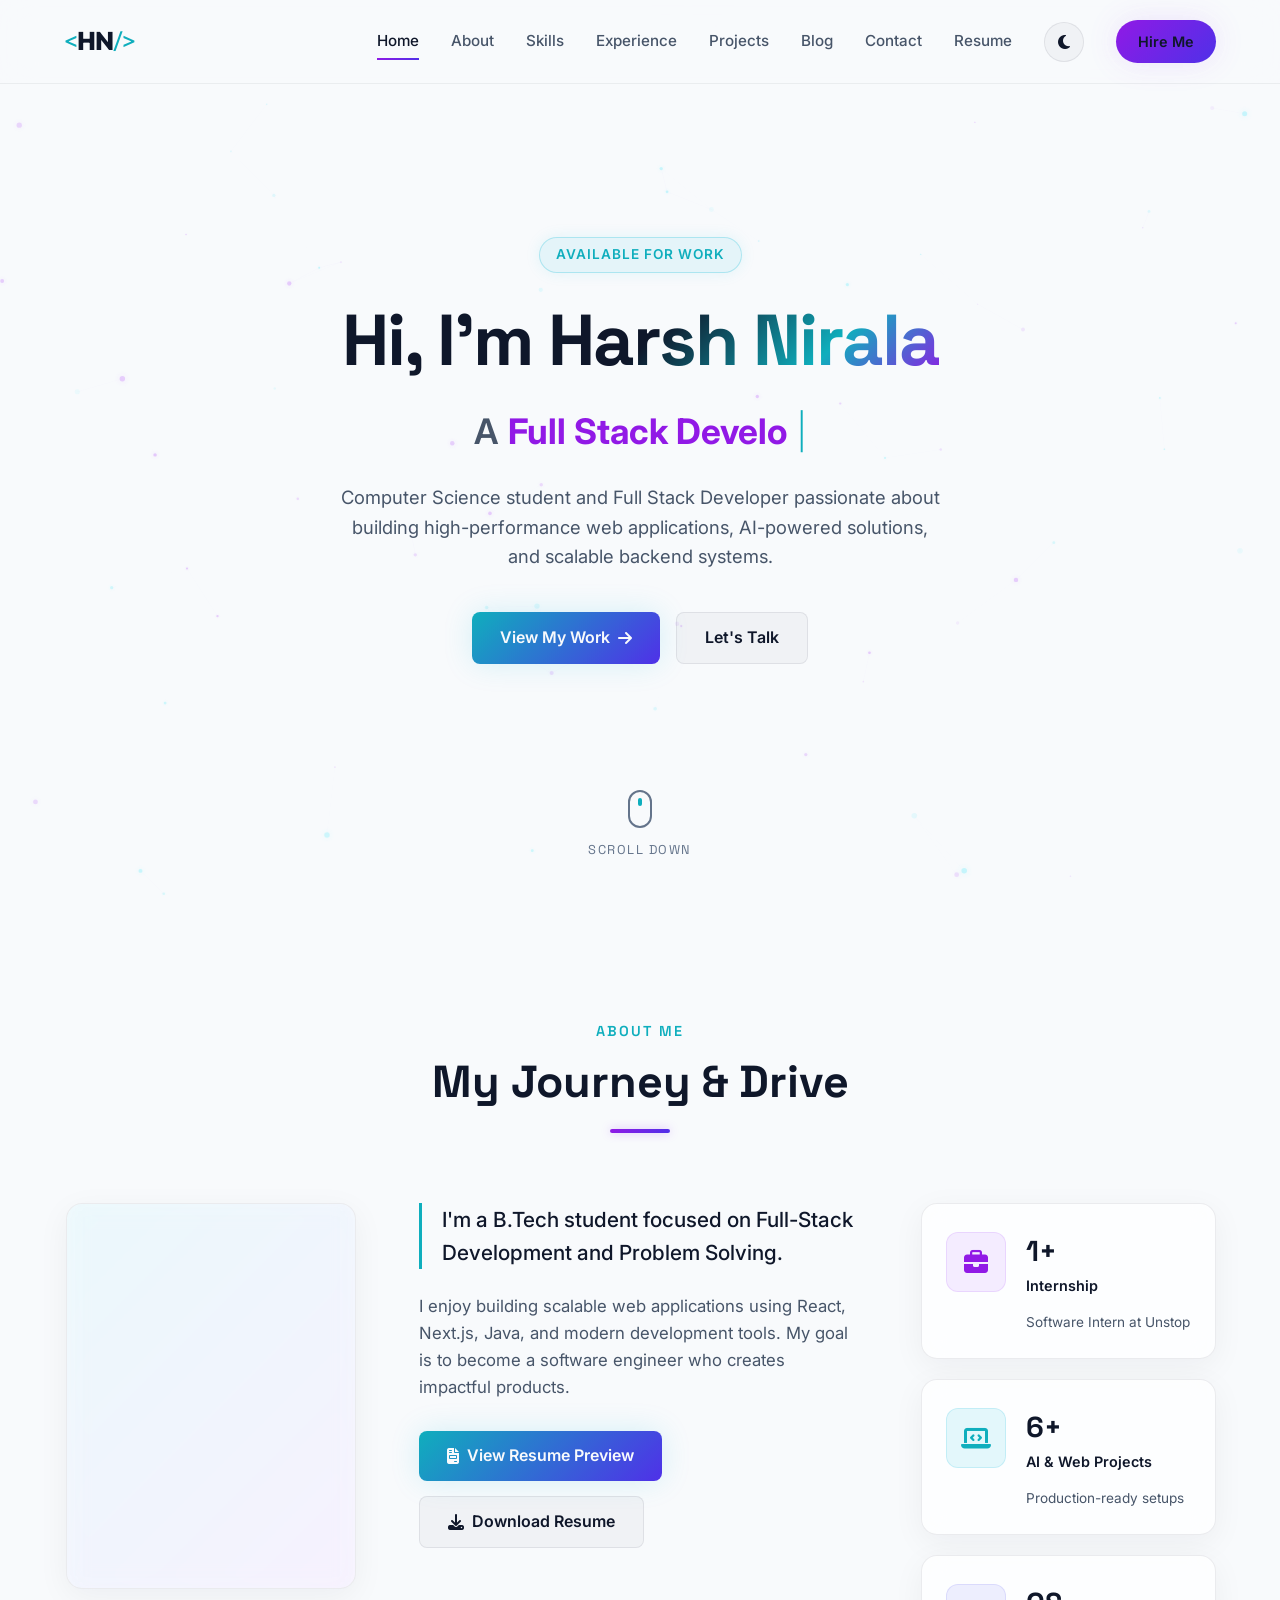
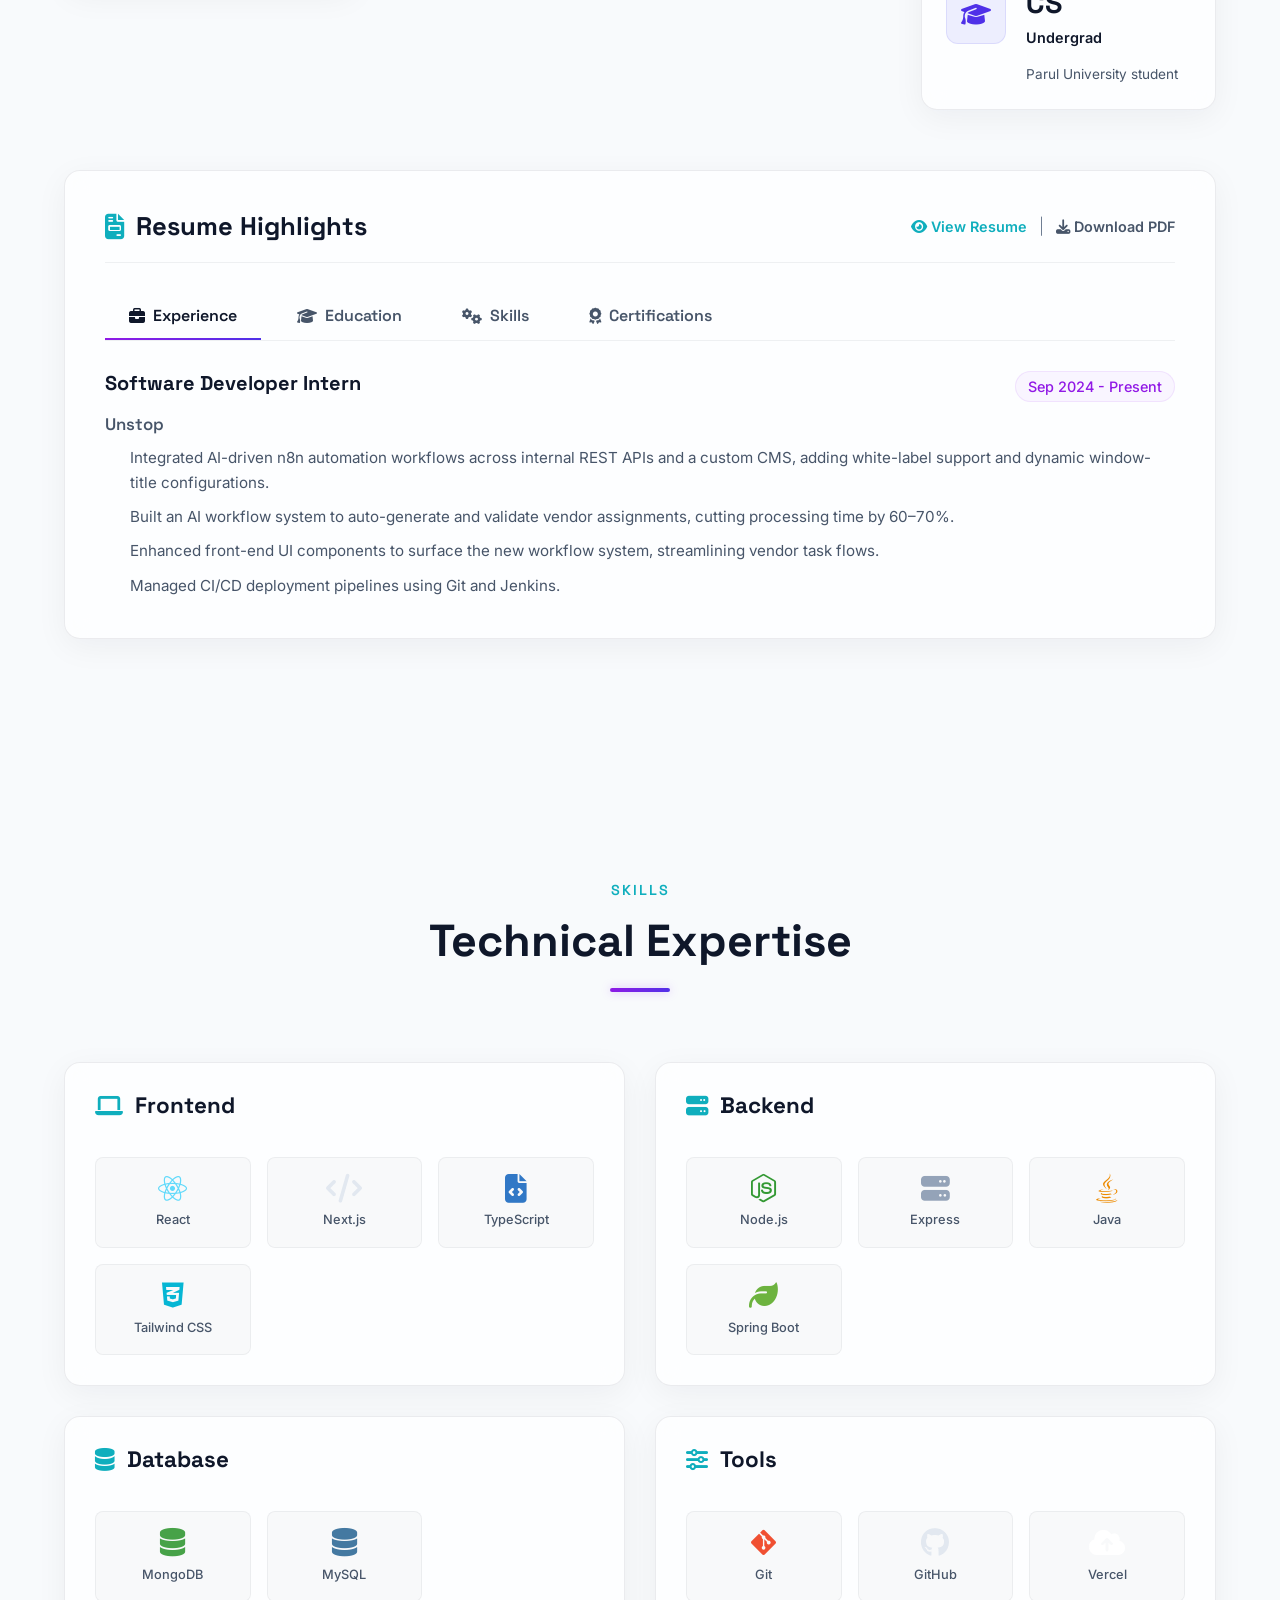
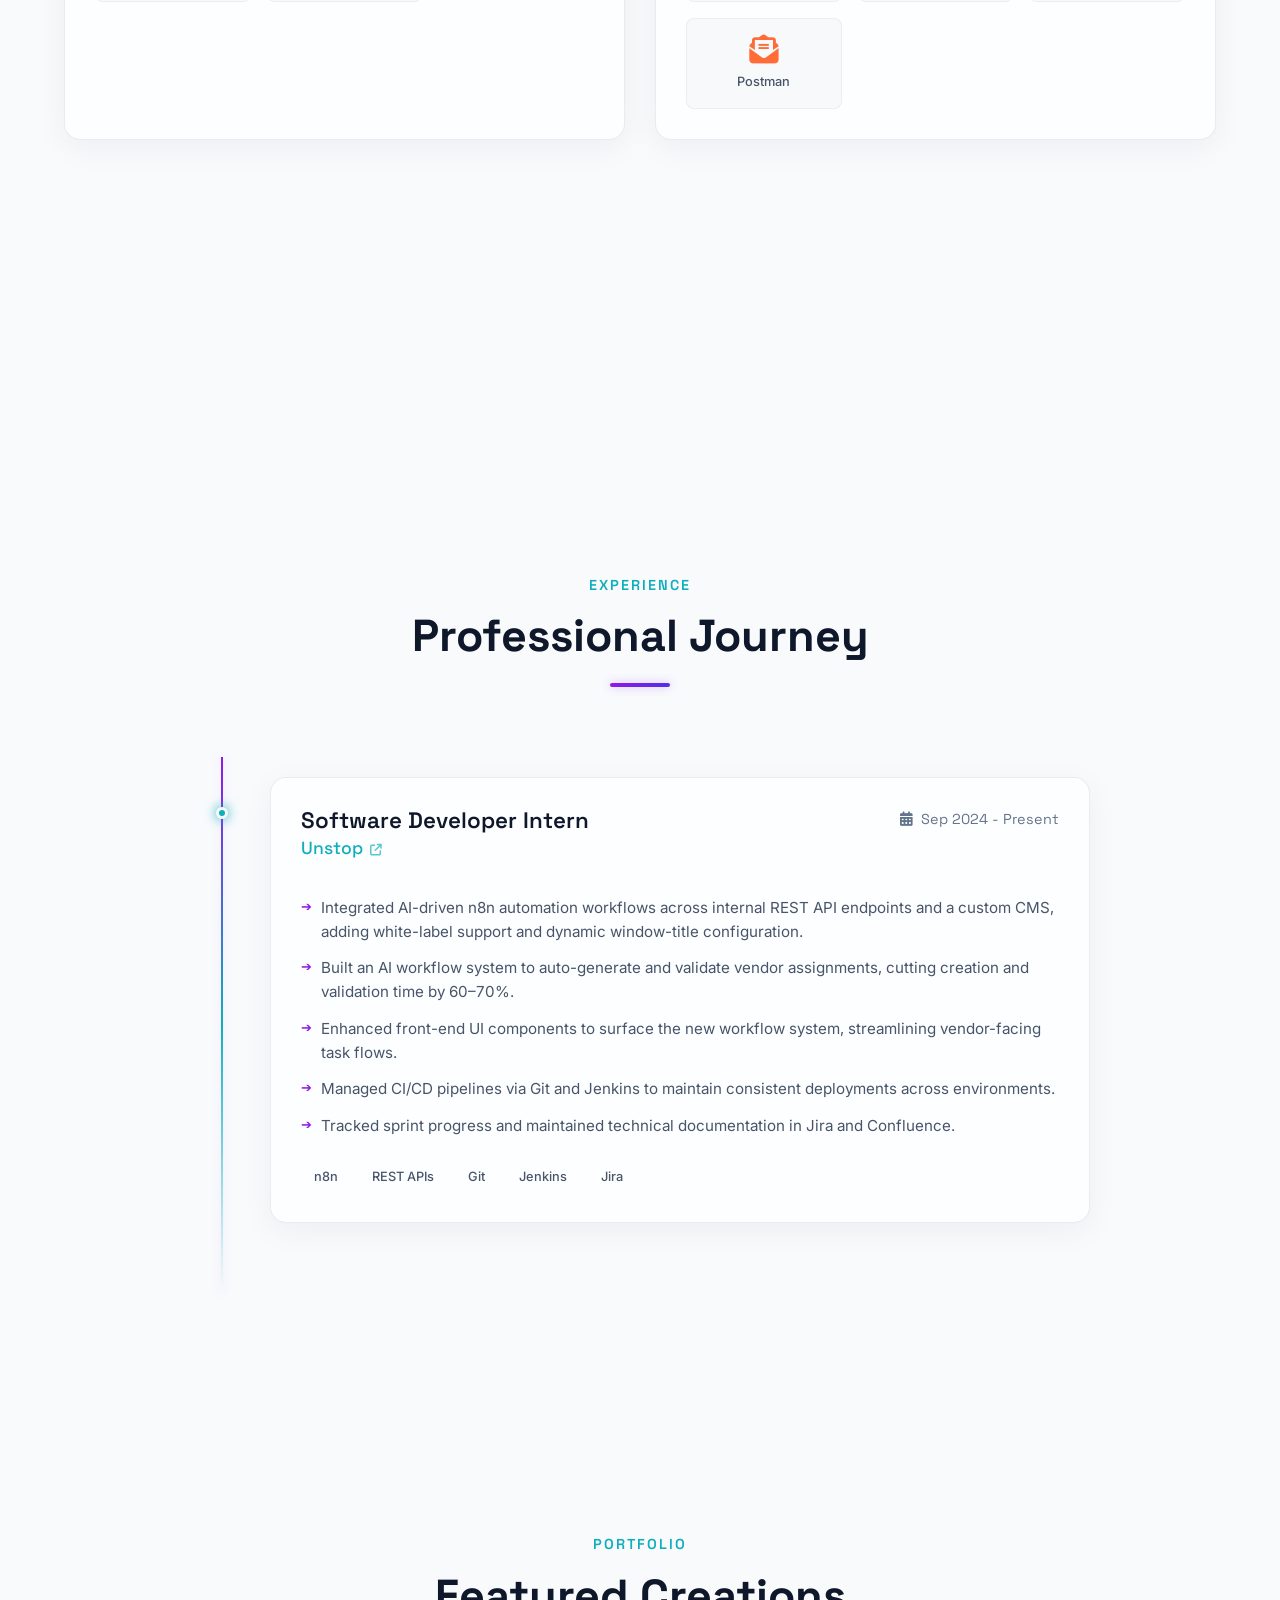
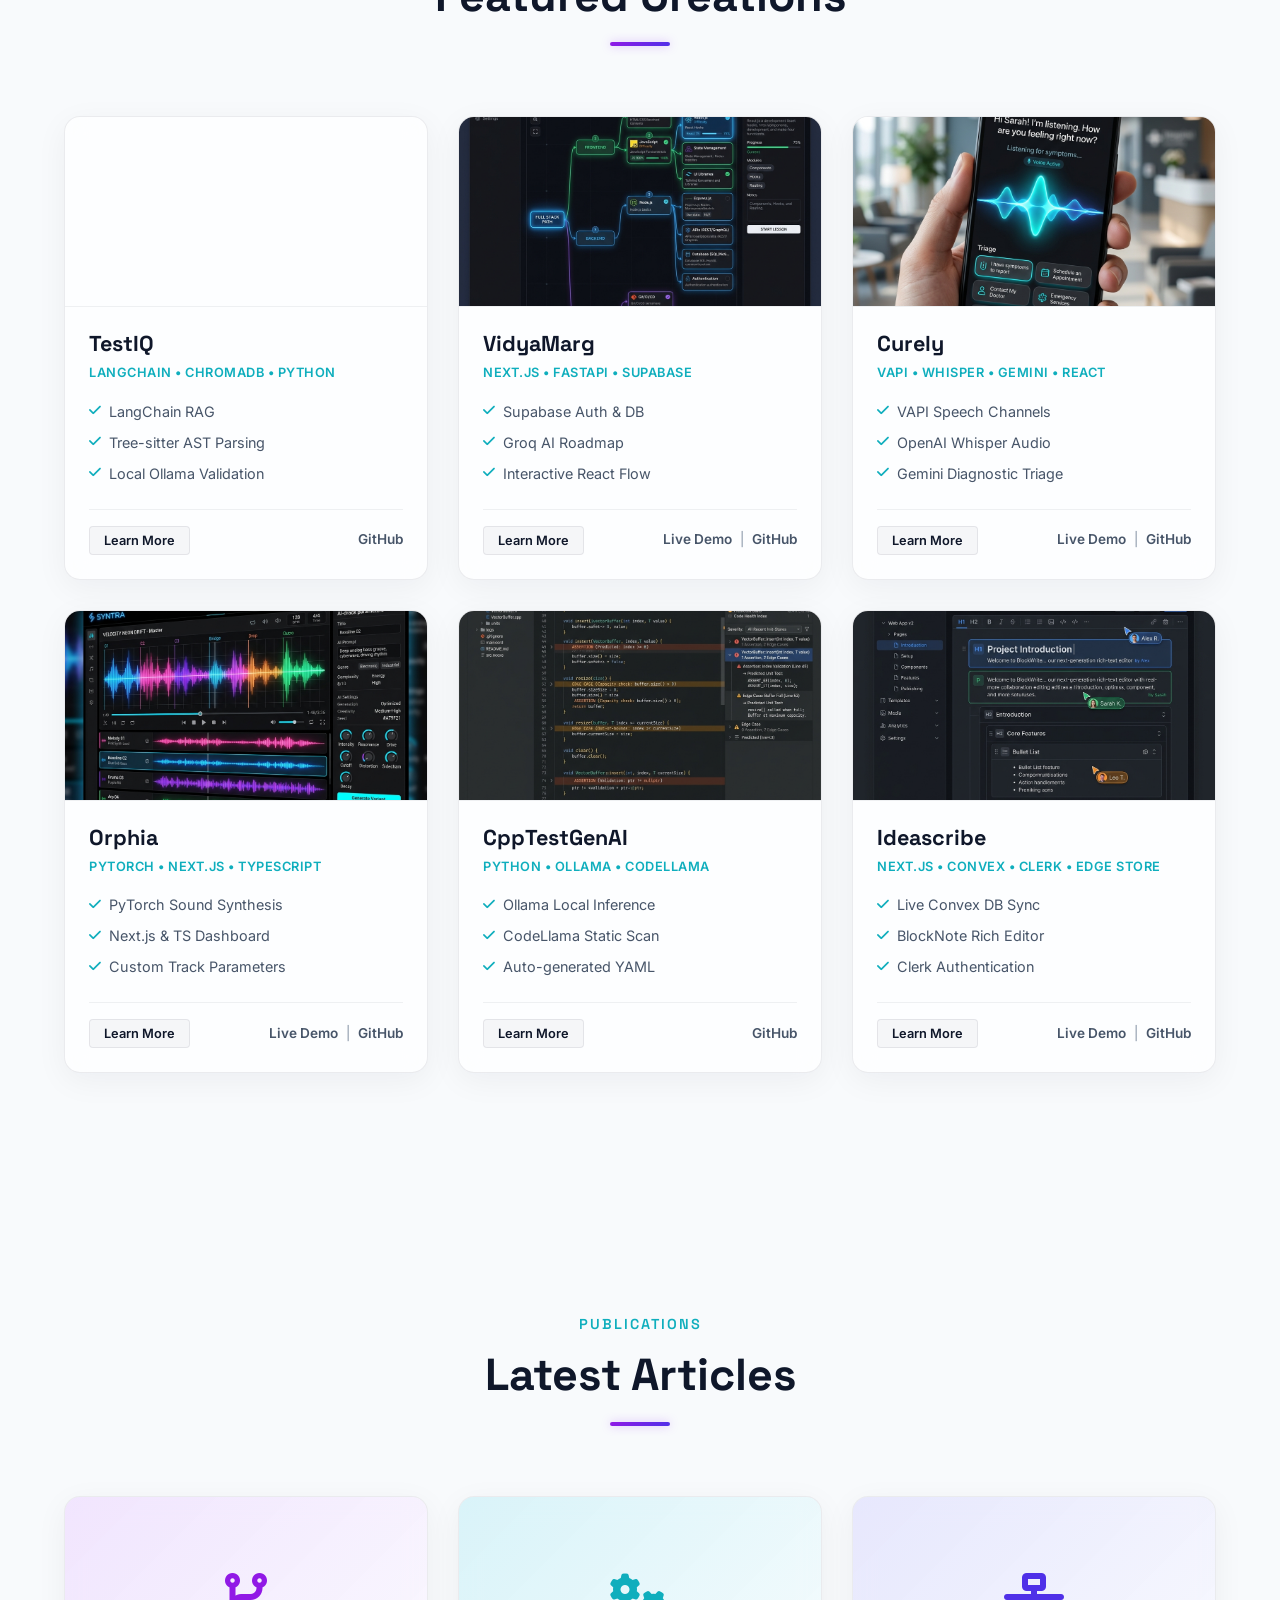
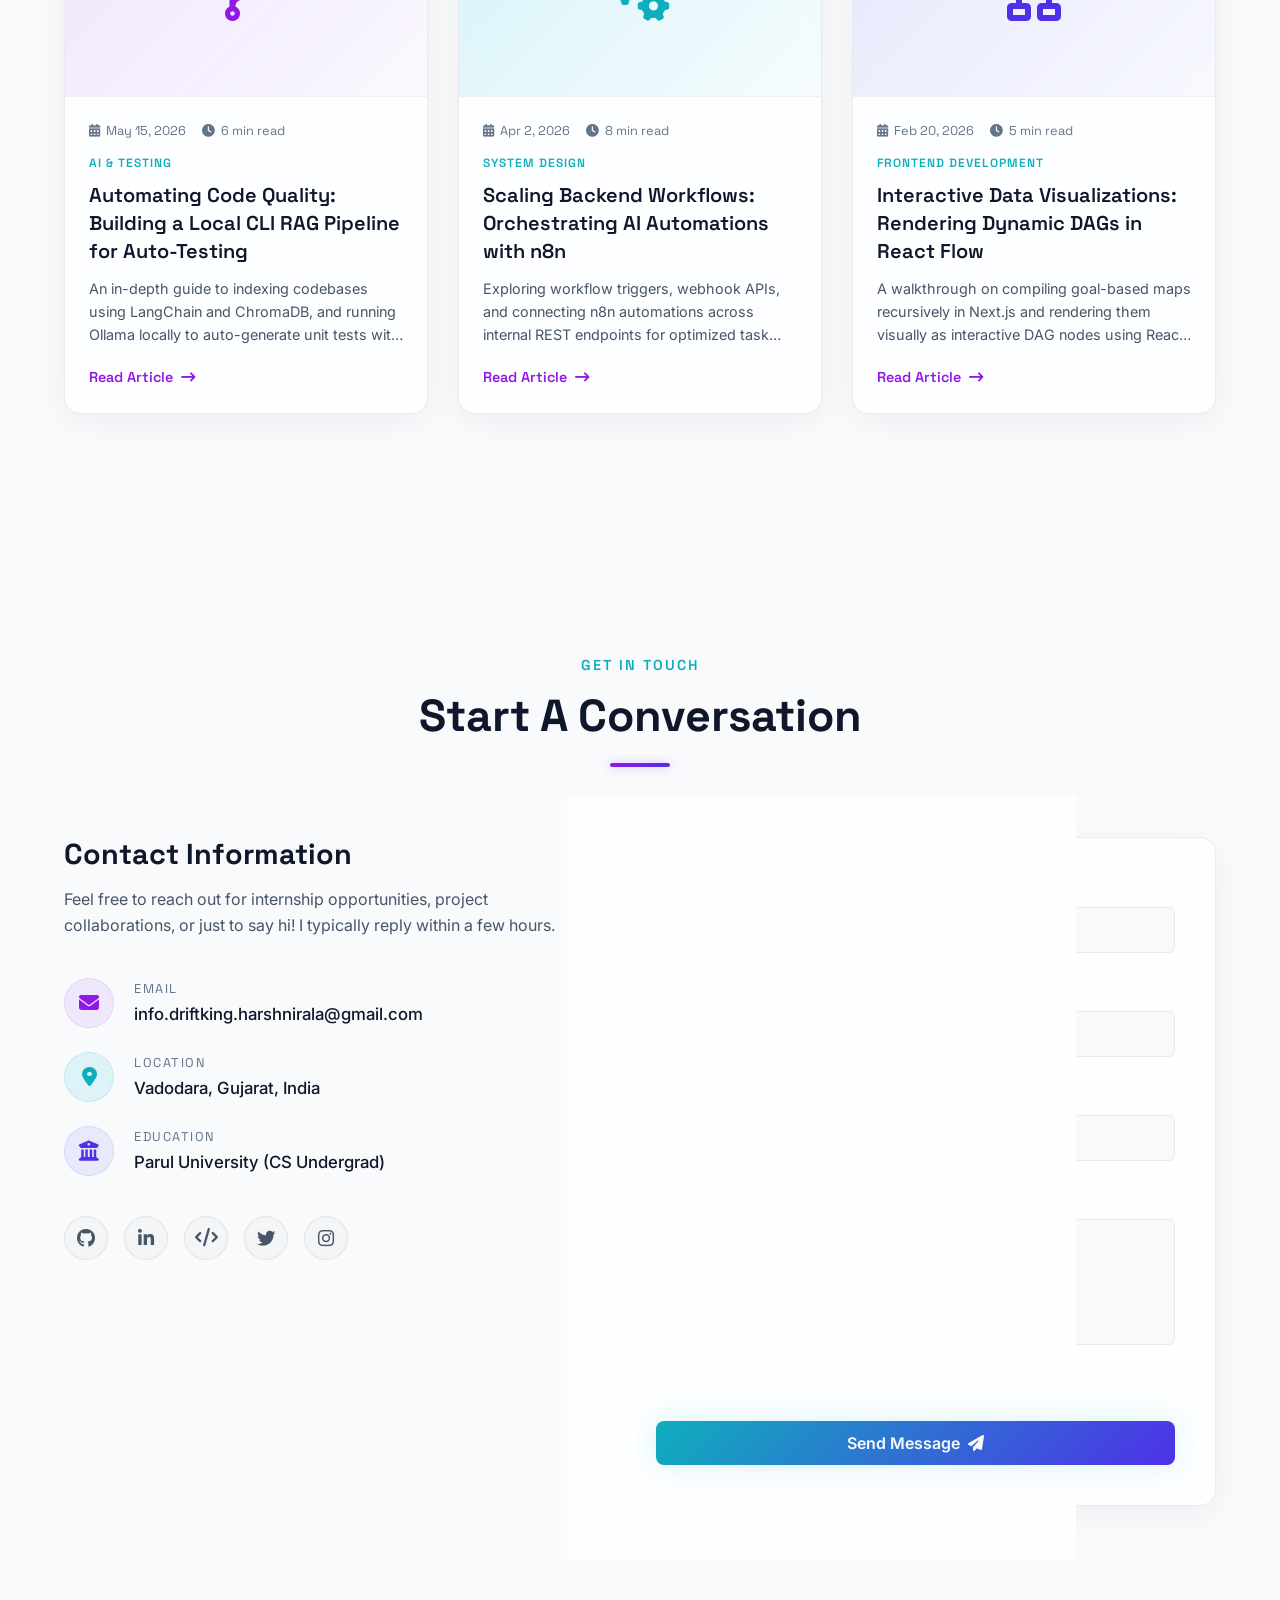
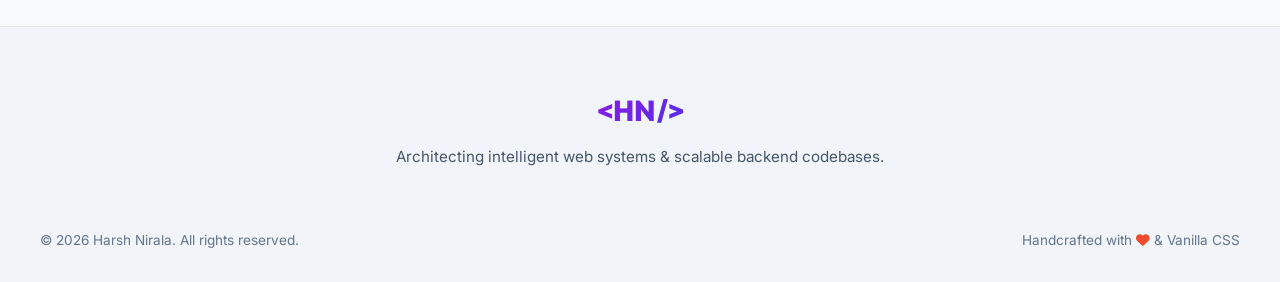
<file: index.html>
<!DOCTYPE html>
<html lang="en">
<head>
    <meta charset="UTF-8">
    <meta name="viewport" content="width=device-width, initial-scale=1.0">
    <meta name="description" content="Portfolio of Harsh Nirala, a Computer Science student and Full Stack Developer passionate about building web applications, AI-powered solutions, and scalable backend systems.">
    <meta name="keywords" content="Harsh Nirala, Full Stack Developer, Computer Science Student, AI Developer, Parul University, Vadodara, Unstop Intern, Web Engineer">
    <meta name="author" content="Harsh Nirala">
    
    <!-- OpenGraph Metadata -->
    <meta property="og:title" content="Harsh Nirala | Full Stack Engineer & AI Developer">
    <meta property="og:description" content="Explore portfolio projects, skills, and professional experience of Harsh Nirala.">
    <meta property="og:type" content="website">
    <meta property="og:url" content="https://harshnirala.vercel.app">
    <meta property="og:image" content="https://harshnirala.vercel.app/me.jpg">
    
    <!-- Twitter Card Metadata -->
    <meta name="twitter:card" content="summary_large_image">
    <meta name="twitter:title" content="Harsh Nirala | Full Stack Engineer & AI Developer">
    <meta name="twitter:description" content="Explore portfolio projects, skills, and professional experience of Harsh Nirala.">
    <meta name="twitter:image" content="https://harshnirala.vercel.app/me.jpg">
    <meta name="twitter:creator" content="@harshnirala">

    <!-- JSON-LD Structured Data Schema -->
    <script type="application/ld+json">
    {
      "@context": "https://schema.org",
      "@type": "Person",
      "name": "Harsh Nirala",
      "url": "https://harshnirala.vercel.app",
      "image": "https://harshnirala.vercel.app/me.jpg",
      "sameAs": [
        "https://github.com/harshnirala",
        "https://www.linkedin.com/in/harshnirala/",
        "https://leetcode.com/u/0aY5IcfMEq/",
        "https://twitter.com/harshnirala",
        "https://www.instagram.com/harxh.018/"
      ],
      "jobTitle": "Full Stack Engineer & AI Developer",
      "worksFor": {
        "@type": "Organization",
        "name": "Unstop"
      },
      "alumniOf": {
        "@type": "EducationalOrganization",
        "name": "Parul University"
      },
      "description": "Computer Science student and Full Stack Developer passionate about building high-performance web applications, AI-powered solutions, and scalable backend systems."
    }
    </script>
    
    <title>Harsh Nirala | Full Stack Engineer & AI Developer</title>
    
    <!-- Resource preconnects & DNS prefetch -->
    <link rel="preconnect" href="https://fonts.googleapis.com">
    <link rel="preconnect" href="https://fonts.gstatic.com" crossorigin>
    <link rel="dns-prefetch" href="https://fonts.googleapis.com">
    <link rel="dns-prefetch" href="https://fonts.gstatic.com">
    <link rel="dns-prefetch" href="https://cdnjs.cloudflare.com">

    <!-- Google Fonts (Non-blocking loading via media swap) -->
    <link rel="stylesheet" href="https://fonts.googleapis.com/css2?family=Inter:wght@300;400;500;600;700&family=Space+Grotesk:wght@400;500;600;700&family=Outfit:wght@400;600;800&display=swap" media="print" onload="this.media='all'">
    
    <!-- FontAwesome Icons (Non-blocking loading via media swap) -->
    <link rel="stylesheet" href="https://cdnjs.cloudflare.com/ajax/libs/font-awesome/6.4.0/css/all.min.css" crossorigin="anonymous" media="print" onload="this.media='all'">
    
    <!-- Stylesheets -->
    <link rel="stylesheet" href="style.css">
    
    <!-- Script Entrypoint (Deferred execution) -->
    <script src="script.js" defer></script>
    
    <!-- Inline Theme Initializer -->
    <script>
        const savedTheme = localStorage.getItem('theme');
        const prefersDark = window.matchMedia('(prefers-color-scheme: dark)').matches;
        const currentTheme = savedTheme || (prefersDark ? 'dark' : 'light');
        if (currentTheme === 'light') {
            document.documentElement.setAttribute('data-theme', 'light');
        }
    </script>
</head>
<body>
    <!-- Interactive Background Canvas -->
    <canvas id="bg-canvas"></canvas>
    
    <!-- Preloader -->
    <div id="preloader" class="preloader-overlay">
        <div class="preloader-content">
            <div class="preloader-logo-wrapper">
                <div class="glow-ring"></div>
                <div class="logo-text">HN</div>
            </div>
            <div class="progress-bar-container">
                <div id="preloader-progress" class="progress-bar"></div>
            </div>
            <span class="loading-status">Initializing System...</span>
        </div>
    </div>

    <!-- Navigation Bar -->
    <header class="navbar-header">
        <div class="navbar-container">
            <a href="#home" class="nav-logo" id="logo-link">
                <span class="logo-bracket">&lt;</span>HN<span class="logo-bracket">/&gt;</span>
            </a>
            
            <button class="mobile-toggle" id="menu-toggle-btn" aria-label="Toggle Menu">
                <span class="bar"></span>
                <span class="bar"></span>
                <span class="bar"></span>
            </button>
            
            <nav class="nav-menu" id="nav-menu">
                <a href="#home" class="nav-link active" id="nav-home">Home</a>
                <a href="#about" class="nav-link" id="nav-about">About</a>
                <a href="#skills" class="nav-link" id="nav-skills">Skills</a>
                <a href="#experience" class="nav-link" id="nav-experience">Experience</a>
                <a href="#projects" class="nav-link" id="nav-projects">Projects</a>
                <a href="#blog" class="nav-link" id="nav-blog">Blog</a>
                <a href="#contact" class="nav-link" id="nav-contact">Contact</a>
                <a href="docs/Harsh_Nirala_Resume.pdf" class="nav-link" id="nav-resume" target="_blank">Resume</a>
                <!-- Theme Toggle Button -->
                <button id="theme-toggle-btn" class="theme-toggle-btn" aria-label="Toggle Theme">
                    <i class="fa-solid fa-sun"></i>
                </button>
                <a href="#contact" class="nav-cta btn-magnetic" id="nav-cta-email">Hire Me</a>
            </nav>
        </div>
    </header>

    <main>
        <!-- Hero Section -->
        <section id="home" class="hero-section">
            <div class="hero-content-container">
                <div class="hero-greetings">
                    <span class="glow-tag">Available For Work</span>
                </div>
                <h1 id="hero-title" class="hero-main-title">
                    Hi, I'm <span class="accent-gradient">Harsh Nirala</span>
                </h1>
                <div class="hero-subtitle">
                    <span class="static-subtitle">A</span>
                    <span id="typed-role" class="dynamic-subtitle">Full Stack Developer</span>
                    <span class="cursor-blink">|</span>
                </div>
                <p class="hero-paragraph">
                    Computer Science student and Full Stack Developer passionate about building high-performance web applications, AI-powered solutions, and scalable backend systems.
                </p>
                <div class="hero-ctas">
                    <a href="#projects" class="btn btn-primary btn-magnetic" id="hero-cta-work">
                        <span>View My Work</span>
                        <i class="fa-solid fa-arrow-right"></i>
                    </a>
                    <a href="#contact" class="btn btn-secondary btn-magnetic" id="hero-cta-contact">
                        <span>Let's Talk</span>
                    </a>
                </div>
            </div>
            <div class="hero-scroll-indicator">
                <a href="#about" aria-label="Scroll Down">
                    <span class="mouse-icon">
                        <span class="mouse-wheel"></span>
                    </span>
                    <span class="scroll-text">Scroll Down</span>
                </a>
            </div>
        </section>

        <!-- About Section -->
        <section id="about" class="about-section scroll-reveal">
            <div class="section-container">
                <div class="section-header">
                    <span class="section-tag">About Me</span>
                    <h2 class="section-title">My Journey & Drive</h2>
                    <div class="section-line"></div>
                </div>
                
                <div class="about-grid">
                    <div class="about-image-container scroll-reveal-child">
                        <div class="about-image-wrapper glass-panel">
                            <img src="me.jpg" alt="Harsh Nirala Profile" id="about-profile-img" loading="lazy" decoding="async">
                            <div class="image-glow-ring"></div>
                        </div>
                    </div>
                    <div class="about-text-content scroll-reveal-child">
                        <p class="about-lead">
                            I'm a B.Tech student focused on Full-Stack Development and Problem Solving.
                        </p>
                        <p class="about-body">
                            I enjoy building scalable web applications using React, Next.js, Java, and modern development tools. My goal is to become a software engineer who creates impactful products.
                        </p>
                        <div class="about-ctas" style="margin-top: 30px;">
                            <a href="#about-resume-preview" class="btn btn-primary btn-magnetic" id="btn-about-resume-view">
                                <i class="fa-solid fa-file-invoice"></i> <span>View Resume Preview</span>
                            </a>
                            <a href="docs/Harsh_Nirala_Resume.pdf" class="btn btn-secondary btn-magnetic" id="btn-about-resume-download" target="_blank">
                                <i class="fa-solid fa-download"></i> <span>Download Resume</span>
                            </a>
                        </div>
                    </div>
                    
                    <div class="about-stats-container">
                        <!-- Stat Card 1 -->
                        <div class="stat-card glass-panel scroll-reveal-child" id="stat-experience">
                            <div class="stat-icon-wrapper purple-glow">
                                <i class="fa-solid fa-briefcase"></i>
                            </div>
                            <div class="stat-info">
                                <span class="stat-value">1+</span>
                                <span class="stat-label">Internship</span>
                            </div>
                            <div class="stat-desc">Software Intern at Unstop</div>
                        </div>
                        
                        <!-- Stat Card 2 -->
                        <div class="stat-card glass-panel scroll-reveal-child" id="stat-projects">
                            <div class="stat-icon-wrapper cyan-glow">
                                <i class="fa-solid fa-laptop-code"></i>
                            </div>
                            <div class="stat-info">
                                <span class="stat-value">6+</span>
                                <span class="stat-label">AI & Web Projects</span>
                            </div>
                            <div class="stat-desc">Production-ready setups</div>
                        </div>

                        <!-- Stat Card 3 -->
                        <div class="stat-card glass-panel scroll-reveal-child" id="stat-education">
                            <div class="stat-icon-wrapper indigo-glow">
                                <i class="fa-solid fa-graduation-cap"></i>
                            </div>
                            <div class="stat-info">
                                <span class="stat-value">CS</span>
                                <span class="stat-label">Undergrad</span>
                            </div>
                            <div class="stat-desc">Parul University student</div>
                        </div>
                    </div>
                </div>

                <!-- Resume Preview Widget -->
                <div class="resume-preview-container glass-panel scroll-reveal" id="about-resume-preview">
                    <div class="resume-preview-header">
                        <h3 class="resume-preview-title"><i class="fa-solid fa-file-invoice"></i> Resume Highlights</h3>
                        <div class="resume-preview-actions">
                            <a href="docs/Harsh_Nirala_Resume.pdf" target="_blank" rel="noopener noreferrer" class="resume-action-link view-action"><i class="fa-solid fa-eye"></i> View Resume</a>
                            <span class="action-divider">|</span>
                            <a href="docs/Harsh_Nirala_Resume.pdf" download class="resume-action-link download-action"><i class="fa-solid fa-download"></i> Download PDF</a>
                        </div>
                    </div>
                    
                    <div class="resume-tabs-nav">
                        <button class="resume-tab-btn active" data-tab="res-experience"><i class="fa-solid fa-briefcase"></i> Experience</button>
                        <button class="resume-tab-btn" data-tab="res-education"><i class="fa-solid fa-graduation-cap"></i> Education</button>
                        <button class="resume-tab-btn" data-tab="res-skills"><i class="fa-solid fa-gears"></i> Skills</button>
                        <button class="resume-tab-btn" data-tab="res-certs"><i class="fa-solid fa-award"></i> Certifications</button>
                    </div>
                    
                    <div class="resume-tabs-content">
                        <!-- Experience Tab -->
                        <div class="resume-tab-panel active" id="res-experience">
                            <div class="resume-item">
                                <div class="resume-item-header">
                                    <h4 class="resume-item-title">Software Developer Intern</h4>
                                    <span class="resume-item-date">Sep 2024 - Present</span>
                                </div>
                                <h5 class="resume-item-subtitle">Unstop</h5>
                                <ul class="resume-item-bullets">
                                    <li>Integrated AI-driven n8n automation workflows across internal REST APIs and a custom CMS, adding white-label support and dynamic window-title configurations.</li>
                                    <li>Built an AI workflow system to auto-generate and validate vendor assignments, cutting processing time by 60–70%.</li>
                                    <li>Enhanced front-end UI components to surface the new workflow system, streamlining vendor task flows.</li>
                                    <li>Managed CI/CD deployment pipelines using Git and Jenkins.</li>
                                </ul>
                            </div>
                        </div>
                        
                        <!-- Education Tab -->
                        <div class="resume-tab-panel" id="res-education">
                            <div class="resume-item">
                                <div class="resume-item-header">
                                    <h4 class="resume-item-title">B.Tech in Computer Science & Engineering (AI)</h4>
                                    <span class="resume-item-date">2023 - 2027</span>
                                </div>
                                <h5 class="resume-item-subtitle">Parul University</h5>
                                <p class="resume-item-desc">Pursuing specialized undergraduate studies in Artificial Intelligence architectures, database optimizations, and full-stack software system development. Vadodara, Gujarat.</p>
                            </div>
                        </div>
                        
                        <!-- Skills Tab -->
                        <div class="resume-tab-panel" id="res-skills">
                            <div class="resume-skills-grid">
                                <div class="resume-skills-group">
                                    <h4><i class="fa-solid fa-code"></i> Languages</h4>
                                    <p>Python, Java, JavaScript, SQL</p>
                                </div>
                                <div class="resume-skills-group">
                                    <h4><i class="fa-solid fa-cloud"></i> Cloud & DevOps</h4>
                                    <p>AWS (EC2, S3, Lambda, IAM), Docker, CI/CD Basics</p>
                                </div>
                                <div class="resume-skills-group">
                                    <h4><i class="fa-solid fa-cubes"></i> Frameworks & DBs</h4>
                                    <p>React, Next.js, Spring Boot, Spring MVC, REST APIs, MySQL, MongoDB</p>
                                </div>
                                <div class="resume-skills-group">
                                    <h4><i class="fa-solid fa-brain"></i> Specializations</h4>
                                    <p>Machine Learning, Generative AI, RAG Pipelines, Vector Stores</p>
                                </div>
                                <div class="resume-skills-group" style="grid-column: span 2;">
                                    <h4><i class="fa-solid fa-graduation-cap"></i> Currently Learning</h4>
                                    <p>Spring Boot • System Design • Natural Language Processing (NLP) • Advanced React</p>
                                </div>
                            </div>
                        </div>
                        
                        <!-- Certifications Tab -->
                        <div class="resume-tab-panel" id="res-certs">
                            <ul class="resume-certs-list">
                                <li>
                                    <i class="fa-solid fa-circle-check"></i>
                                    <div>
                                        <h4>AWS Certified Cloud Practitioner</h4>
                                        <p>Amazon Web Services</p>
                                    </div>
                                </li>
                                <li>
                                    <i class="fa-solid fa-circle-check"></i>
                                    <div>
                                        <h4>Cisco Data Science Certified</h4>
                                        <p>Cisco Networking Academy</p>
                                    </div>
                                </li>
                                <li>
                                    <i class="fa-solid fa-circle-check"></i>
                                    <div>
                                        <h4>Google ML Crash Course</h4>
                                        <p>Google Developer Group</p>
                                    </div>
                                </li>
                                <li>
                                    <i class="fa-solid fa-circle-check"></i>
                                    <div>
                                        <h4>IBM AI Fundamentals</h4>
                                        <p>IBM Developer Skills Network</p>
                                    </div>
                                </li>
                            </ul>
                        </div>
                    </div>
                </div>
            </div>
        </section>

        <!-- Skills Section -->
        <section id="skills" class="skills-section scroll-reveal">
            <div class="section-container">
                <div class="section-header">
                    <span class="section-tag">Skills</span>
                    <h2 class="section-title">Technical Expertise</h2>
                    <div class="section-line"></div>
                </div>

                <div class="skills-grid">
                    <!-- Category 1: Frontend -->
                    <div class="skills-category-card glass-panel scroll-reveal-child" id="skills-category-frontend">
                        <h3 class="category-title"><i class="fa-solid fa-laptop"></i> Frontend</h3>
                        <div class="skills-list">
                            <div class="skill-item" title="React">
                                <i class="fa-brands fa-react" style="color: #61DAFB;"></i>
                                <span>React</span>
                            </div>
                            <div class="skill-item" title="Next.js">
                                <i class="fa-solid fa-code" style="color: #e2e8f0;"></i>
                                <span>Next.js</span>
                            </div>
                            <div class="skill-item" title="TypeScript">
                                <i class="fa-solid fa-file-code" style="color: #3178C6;"></i>
                                <span>TypeScript</span>
                            </div>
                            <div class="skill-item" title="Tailwind CSS">
                                <i class="fa-brands fa-css3-alt" style="color: #06B6D4;"></i>
                                <span>Tailwind CSS</span>
                            </div>
                        </div>
                    </div>

                    <!-- Category 2: Backend -->
                    <div class="skills-category-card glass-panel scroll-reveal-child" id="skills-category-backend">
                        <h3 class="category-title"><i class="fa-solid fa-server"></i> Backend</h3>
                        <div class="skills-list">
                            <div class="skill-item" title="Node.js">
                                <i class="fa-brands fa-node-js" style="color: #339933;"></i>
                                <span>Node.js</span>
                            </div>
                            <div class="skill-item" title="Express">
                                <i class="fa-solid fa-server" style="color: #94a3b8;"></i>
                                <span>Express</span>
                            </div>
                            <div class="skill-item" title="Java">
                                <i class="fa-brands fa-java" style="color: #ED8B00;"></i>
                                <span>Java</span>
                            </div>
                            <div class="skill-item" title="Spring Boot">
                                <i class="fa-solid fa-leaf" style="color: #6DB33F;"></i>
                                <span>Spring Boot</span>
                            </div>
                        </div>
                    </div>

                    <!-- Category 3: Database -->
                    <div class="skills-category-card glass-panel scroll-reveal-child" id="skills-category-database">
                        <h3 class="category-title"><i class="fa-solid fa-database"></i> Database</h3>
                        <div class="skills-list">
                            <div class="skill-item" title="MongoDB">
                                <i class="fa-solid fa-database" style="color: #47A248;"></i>
                                <span>MongoDB</span>
                            </div>
                            <div class="skill-item" title="MySQL">
                                <i class="fa-solid fa-database" style="color: #4479A1;"></i>
                                <span>MySQL</span>
                            </div>
                        </div>
                    </div>

                    <!-- Category 4: Tools -->
                    <div class="skills-category-card glass-panel scroll-reveal-child" id="skills-category-tools">
                        <h3 class="category-title"><i class="fa-solid fa-sliders"></i> Tools</h3>
                        <div class="skills-list">
                            <div class="skill-item" title="Git">
                                <i class="fa-brands fa-git-alt" style="color: #F05032;"></i>
                                <span>Git</span>
                            </div>
                            <div class="skill-item" title="GitHub">
                                <i class="fa-brands fa-github" style="color: #e2e8f0;"></i>
                                <span>GitHub</span>
                            </div>
                            <div class="skill-item" title="Vercel">
                                <i class="fa-solid fa-cloud-arrow-up" style="color: #ffffff;"></i>
                                <span>Vercel</span>
                            </div>
                            <div class="skill-item" title="Postman">
                                <i class="fa-solid fa-envelope-open-text" style="color: #FF6C37;"></i>
                                <span>Postman</span>
                            </div>
                        </div>
                    </div>
                </div>

                <!-- Currently Learning Section -->
                <div class="currently-learning-container glass-panel scroll-reveal">
                    <h3 class="currently-learning-title">
                        <i class="fa-solid fa-graduation-cap"></i> Currently Learning &amp; Exploring
                    </h3>
                    <div class="learning-badges-grid">
                        <div class="learning-badge scroll-reveal-child">
                            <i class="fa-solid fa-leaf" style="color: #6DB33F;"></i>
                            <span>Spring Boot</span>
                        </div>
                        <div class="learning-badge scroll-reveal-child">
                            <i class="fa-solid fa-diagram-project" style="color: #6366F1;"></i>
                            <span>System Design</span>
                        </div>
                        <div class="learning-badge scroll-reveal-child">
                            <i class="fa-solid fa-brain" style="color: #EC4899;"></i>
                            <span>NLP (Natural Language Processing)</span>
                        </div>
                        <div class="learning-badge scroll-reveal-child">
                            <i class="fa-brands fa-react" style="color: #61DAFB;"></i>
                            <span>Advanced React</span>
                        </div>
                    </div>
                </div>
            </div>
        </section>

        <!-- Experience Section -->
        <section id="experience" class="experience-section scroll-reveal">
            <div class="section-container">
                <div class="section-header">
                    <span class="section-tag">Experience</span>
                    <h2 class="section-title">Professional Journey</h2>
                    <div class="section-line"></div>
                </div>

                <div class="timeline-container">
                    <!-- Timeline Node -->
                    <div class="timeline-item scroll-reveal-child">
                        <div class="timeline-dot-wrapper">
                            <div class="timeline-dot"></div>
                        </div>
                        <div class="timeline-card glass-panel">
                            <div class="timeline-header">
                                <div class="timeline-role-info">
                                    <h3 class="experience-role">Software Developer Intern</h3>
                                    <h4 class="experience-company">
                                        <a href="https://www.unstop.com/" target="_blank" rel="noopener noreferrer" class="company-link">Unstop <i class="fa-solid fa-arrow-up-right-from-square"></i></a>
                                    </h4>
                                </div>
                                <span class="experience-duration"><i class="fa-solid fa-calendar-days"></i> Sep 2024 - Present</span>
                            </div>
                            <ul class="experience-details">
                                <li>Integrated AI-driven n8n automation workflows across internal REST API endpoints and a custom CMS, adding white-label support and dynamic window-title configuration.</li>
                                <li>Built an AI workflow system to auto-generate and validate vendor assignments, cutting creation and validation time by 60–70%.</li>
                                <li>Enhanced front-end UI components to surface the new workflow system, streamlining vendor-facing task flows.</li>
                                <li>Managed CI/CD pipelines via Git and Jenkins to maintain consistent deployments across environments.</li>
                                <li>Tracked sprint progress and maintained technical documentation in Jira and Confluence.</li>
                            </ul>
                            <div class="experience-tech-stack">
                                <span class="tech-badge">n8n</span>
                                <span class="tech-badge">REST APIs</span>
                                <span class="tech-badge">Git</span>
                                <span class="tech-badge">Jenkins</span>
                                <span class="tech-badge">Jira</span>
                            </div>
                        </div>
                    </div>
                </div>
            </div>
        </section>

        <!-- Projects Section -->
        <section id="projects" class="projects-section scroll-reveal">
            <div class="section-container">
                <div class="section-header">
                    <span class="section-tag">Portfolio</span>
                    <h2 class="section-title">Featured Creations</h2>
                    <div class="section-line"></div>
                </div>

                <div class="projects-grid">
                    <!-- Project 1: TestIQ -->
                    <div class="project-card glass-panel scroll-reveal-child" id="project-card-1">
                        <div class="project-image-wrapper">
                            <img src="projects/testiq.png" alt="TestIQ Screenshot" class="project-screenshot" loading="lazy" decoding="async">
                        </div>
                        <div class="project-card-info">
                            <h3 class="project-title">TestIQ</h3>
                            <div class="project-tech-line">LangChain • ChromaDB • Python</div>
                            <ul class="project-checklist">
                                <li><i class="fa-solid fa-check"></i> LangChain RAG</li>
                                <li><i class="fa-solid fa-check"></i> Tree-sitter AST Parsing</li>
                                <li><i class="fa-solid fa-check"></i> Local Ollama Validation</li>
                            </ul>
                            <div class="project-card-footer">
                                <button class="btn btn-card-details" id="btn-project-1" data-project-id="1">Learn More</button>
                                <div class="project-card-links">
                                    <a href="https://github.com/harshnirala/testiq" target="_blank" rel="noopener noreferrer" class="project-link">GitHub</a>
                                </div>
                            </div>
                        </div>
                    </div>

                    <!-- Project 2: VidyaMarg -->
                    <div class="project-card glass-panel scroll-reveal-child" id="project-card-2">
                        <div class="project-image-wrapper">
                            <img src="projects/vidyamarg.png" alt="VidyaMarg Screenshot" class="project-screenshot" loading="lazy" decoding="async">
                        </div>
                        <div class="project-card-info">
                            <h3 class="project-title">VidyaMarg</h3>
                            <div class="project-tech-line">Next.js • FastAPI • Supabase</div>
                            <ul class="project-checklist">
                                <li><i class="fa-solid fa-check"></i> Supabase Auth & DB</li>
                                <li><i class="fa-solid fa-check"></i> Groq AI Roadmap</li>
                                <li><i class="fa-solid fa-check"></i> Interactive React Flow</li>
                            </ul>
                            <div class="project-card-footer">
                                <button class="btn btn-card-details" id="btn-project-2" data-project-id="2">Learn More</button>
                                <div class="project-card-links">
                                    <a href="https://vidya-marg.vercel.app/" target="_blank" rel="noopener noreferrer" class="project-link">Live Demo</a>
                                    <span class="link-divider">|</span>
                                    <a href="https://github.com/harshnirala/vidyamarg" target="_blank" rel="noopener noreferrer" class="project-link">GitHub</a>
                                </div>
                            </div>
                        </div>
                    </div>

                    <!-- Project 3: Curely -->
                    <div class="project-card glass-panel scroll-reveal-child" id="project-card-3">
                        <div class="project-image-wrapper">
                            <img src="projects/curely.png" alt="Curely Screenshot" class="project-screenshot" loading="lazy" decoding="async">
                        </div>
                        <div class="project-card-info">
                            <h3 class="project-title">Curely</h3>
                            <div class="project-tech-line">VAPI • Whisper • Gemini • React</div>
                            <ul class="project-checklist">
                                <li><i class="fa-solid fa-check"></i> VAPI Speech Channels</li>
                                <li><i class="fa-solid fa-check"></i> OpenAI Whisper Audio</li>
                                <li><i class="fa-solid fa-check"></i> Gemini Diagnostic Triage</li>
                            </ul>
                            <div class="project-card-footer">
                                <button class="btn btn-card-details" id="btn-project-3" data-project-id="3">Learn More</button>
                                <div class="project-card-links">
                                    <a href="https://curely.vercel.app/" target="_blank" rel="noopener noreferrer" class="project-link">Live Demo</a>
                                    <span class="link-divider">|</span>
                                    <a href="https://github.com/harshnirala/curely" target="_blank" rel="noopener noreferrer" class="project-link">GitHub</a>
                                </div>
                            </div>
                        </div>
                    </div>

                    <!-- Project 4: Orphia -->
                    <div class="project-card glass-panel scroll-reveal-child" id="project-card-4">
                        <div class="project-image-wrapper">
                            <img src="projects/orphia.png" alt="Orphia Screenshot" class="project-screenshot" loading="lazy" decoding="async">
                        </div>
                        <div class="project-card-info">
                            <h3 class="project-title">Orphia</h3>
                            <div class="project-tech-line">PyTorch • Next.js • TypeScript</div>
                            <ul class="project-checklist">
                                <li><i class="fa-solid fa-check"></i> PyTorch Sound Synthesis</li>
                                <li><i class="fa-solid fa-check"></i> Next.js & TS Dashboard</li>
                                <li><i class="fa-solid fa-check"></i> Custom Track Parameters</li>
                            </ul>
                            <div class="project-card-footer">
                                <button class="btn btn-card-details" id="btn-project-4" data-project-id="4">Learn More</button>
                                <div class="project-card-links">
                                    <a href="https://orphia.vercel.app/" target="_blank" rel="noopener noreferrer" class="project-link">Live Demo</a>
                                    <span class="link-divider">|</span>
                                    <a href="https://github.com/harshnirala/Orphia-AI-Music-Generator" target="_blank" rel="noopener noreferrer" class="project-link">GitHub</a>
                                </div>
                            </div>
                        </div>
                    </div>

                    <!-- Project 5: CppTestGenAI -->
                    <div class="project-card glass-panel scroll-reveal-child" id="project-card-5">
                        <div class="project-image-wrapper">
                            <img src="projects/cpptestgenai.png" alt="CppTestGenAI Screenshot" class="project-screenshot" loading="lazy" decoding="async">
                        </div>
                        <div class="project-card-info">
                            <h3 class="project-title">CppTestGenAI</h3>
                            <div class="project-tech-line">Python • Ollama • CodeLlama</div>
                            <ul class="project-checklist">
                                <li><i class="fa-solid fa-check"></i> Ollama Local Inference</li>
                                <li><i class="fa-solid fa-check"></i> CodeLlama Static Scan</li>
                                <li><i class="fa-solid fa-check"></i> Auto-generated YAML</li>
                            </ul>
                            <div class="project-card-footer">
                                <button class="btn btn-card-details" id="btn-project-5" data-project-id="5">Learn More</button>
                                <div class="project-card-links">
                                    <a href="https://github.com/harshnirala/CppTestGenAI" target="_blank" rel="noopener noreferrer" class="project-link">GitHub</a>
                                </div>
                            </div>
                        </div>
                    </div>

                    <!-- Project 6: Ideascribe -->
                    <div class="project-card glass-panel scroll-reveal-child" id="project-card-6">
                        <div class="project-image-wrapper">
                            <img src="projects/ideascribe.png" alt="Ideascribe Screenshot" class="project-screenshot" loading="lazy" decoding="async">
                        </div>
                        <div class="project-card-info">
                            <h3 class="project-title">Ideascribe</h3>
                            <div class="project-tech-line">Next.js • Convex • Clerk • Edge Store</div>
                            <ul class="project-checklist">
                                <li><i class="fa-solid fa-check"></i> Live Convex DB Sync</li>
                                <li><i class="fa-solid fa-check"></i> BlockNote Rich Editor</li>
                                <li><i class="fa-solid fa-check"></i> Clerk Authentication</li>
                            </ul>
                            <div class="project-card-footer">
                                <button class="btn btn-card-details" id="btn-project-6" data-project-id="6">Learn More</button>
                                <div class="project-card-links">
                                    <a href="https://ideascribe.vercel.app/" target="_blank" rel="noopener noreferrer" class="project-link">Live Demo</a>
                                    <span class="link-divider">|</span>
                                    <a href="https://github.com/harshnirala/ideascribe" target="_blank" rel="noopener noreferrer" class="project-link">GitHub</a>
                                </div>
                            </div>
                        </div>
                    </div>
                </div>
            </div>
        </section>

        <!-- Blog Section -->
        <section id="blog" class="blog-section scroll-reveal">
            <div class="section-container">
                <div class="section-header">
                    <span class="section-tag">Publications</span>
                    <h2 class="section-title">Latest Articles</h2>
                    <div class="section-line"></div>
                </div>

                <div class="blog-grid">
                    <!-- Blog Card 1 -->
                    <div class="blog-card glass-panel scroll-reveal-child" id="blog-card-1">
                        <div class="blog-image-wrapper">
                            <div class="blog-image-placeholder purple-glow-bg">
                                <i class="fa-solid fa-code-branch"></i>
                            </div>
                        </div>
                        <div class="blog-card-content">
                            <div class="blog-card-meta">
                                <span class="blog-card-date"><i class="fa-solid fa-calendar-days"></i> May 15, 2026</span>
                                <span class="blog-card-time"><i class="fa-solid fa-clock"></i> 6 min read</span>
                            </div>
                            <span class="blog-card-tag">AI &amp; Testing</span>
                            <h3 class="blog-card-title">Automating Code Quality: Building a Local CLI RAG Pipeline for Auto-Testing</h3>
                            <p class="blog-card-summary">An in-depth guide to indexing codebases using LangChain and ChromaDB, and running Ollama locally to auto-generate unit tests with AST parsing verification loops.</p>
                            <a href="blog/automating-code-quality.html" target="_blank" rel="noopener noreferrer" class="blog-read-more">
                                <span>Read Article</span> <i class="fa-solid fa-arrow-right-long"></i>
                            </a>
                        </div>
                    </div>

                    <!-- Blog Card 2 -->
                    <div class="blog-card glass-panel scroll-reveal-child" id="blog-card-2">
                        <div class="blog-image-wrapper">
                            <div class="blog-image-placeholder cyan-glow-bg">
                                <i class="fa-solid fa-gears"></i>
                            </div>
                        </div>
                        <div class="blog-card-content">
                            <div class="blog-card-meta">
                                <span class="blog-card-date"><i class="fa-solid fa-calendar-days"></i> Apr 2, 2026</span>
                                <span class="blog-card-time"><i class="fa-solid fa-clock"></i> 8 min read</span>
                            </div>
                            <span class="blog-card-tag">System Design</span>
                            <h3 class="blog-card-title">Scaling Backend Workflows: Orchestrating AI Automations with n8n</h3>
                            <p class="blog-card-summary">Exploring workflow triggers, webhook APIs, and connecting n8n automations across internal REST endpoints for optimized task distribution.</p>
                            <a href="blog/scaling-backend-workflows.html" target="_blank" rel="noopener noreferrer" class="blog-read-more">
                                <span>Read Article</span> <i class="fa-solid fa-arrow-right-long"></i>
                            </a>
                        </div>
                    </div>

                    <!-- Blog Card 3 -->
                    <div class="blog-card glass-panel scroll-reveal-child" id="blog-card-3">
                        <div class="blog-image-wrapper">
                            <div class="blog-image-placeholder indigo-glow-bg">
                                <i class="fa-solid fa-network-wired"></i>
                            </div>
                        </div>
                        <div class="blog-card-content">
                            <div class="blog-card-meta">
                                <span class="blog-card-date"><i class="fa-solid fa-calendar-days"></i> Feb 20, 2026</span>
                                <span class="blog-card-time"><i class="fa-solid fa-clock"></i> 5 min read</span>
                            </div>
                            <span class="blog-card-tag">Frontend Development</span>
                            <h3 class="blog-card-title">Interactive Data Visualizations: Rendering Dynamic DAGs in React Flow</h3>
                            <p class="blog-card-summary">A walkthrough on compiling goal-based maps recursively in Next.js and rendering them visually as interactive DAG nodes using React Flow canvas layouts.</p>
                            <a href="blog/interactive-data-visualizations.html" target="_blank" rel="noopener noreferrer" class="blog-read-more">
                                <span>Read Article</span> <i class="fa-solid fa-arrow-right-long"></i>
                            </a>
                        </div>
                    </div>
                </div>
            </div>
        </section>

        <!-- Contact Section -->
        <section id="contact" class="contact-section scroll-reveal">
            <div class="section-container">
                <div class="section-header">
                    <span class="section-tag">Get In Touch</span>
                    <h2 class="section-title">Start A Conversation</h2>
                    <div class="section-line"></div>
                </div>

                <div class="contact-grid">
                    <div class="contact-info-column">
                        <h3 class="contact-subheading">Contact Information</h3>
                        <p class="contact-desc">
                            Feel free to reach out for internship opportunities, project collaborations, or just to say hi! I typically reply within a few hours.
                        </p>
                        
                        <div class="contact-details-list">
                            <div class="contact-detail-item">
                                <div class="contact-detail-icon purple-glow">
                                    <i class="fa-solid fa-envelope"></i>
                                </div>
                                <div class="contact-detail-content">
                                    <span class="contact-label">Email</span>
                                    <a href="mailto:info.driftking.harshnirala@gmail.com" class="contact-value" id="link-email">info.driftking.harshnirala@gmail.com</a>
                                </div>
                            </div>
                            
                            <div class="contact-detail-item">
                                <div class="contact-detail-icon cyan-glow">
                                    <i class="fa-solid fa-location-dot"></i>
                                </div>
                                <div class="contact-detail-content">
                                    <span class="contact-label">Location</span>
                                    <span class="contact-value">Vadodara, Gujarat, India</span>
                                </div>
                            </div>

                            <div class="contact-detail-item">
                                <div class="contact-detail-icon indigo-glow">
                                    <i class="fa-solid fa-university"></i>
                                </div>
                                <div class="contact-detail-content">
                                    <span class="contact-label">Education</span>
                                    <span class="contact-value">Parul University (CS Undergrad)</span>
                                </div>
                            </div>
                        </div>

                        <div class="social-links-container">
                            <a href="https://github.com/harshnirala" target="_blank" rel="noopener noreferrer" class="social-icon-btn github-glow" id="link-github" aria-label="GitHub">
                                <i class="fa-brands fa-github"></i>
                            </a>
                            <a href="https://www.linkedin.com/in/harshnirala/" target="_blank" rel="noopener noreferrer" class="social-icon-btn linkedin-glow" id="link-linkedin" aria-label="LinkedIn">
                                <i class="fa-brands fa-linkedin-in"></i>
                            </a>
                            <a href="https://leetcode.com/u/0aY5IcfMEq/" target="_blank" rel="noopener noreferrer" class="social-icon-btn leetcode-glow" id="link-leetcode" aria-label="LeetCode">
                                <i class="fa-solid fa-code"></i>
                            </a>
                            <a href="https://twitter.com/harshnirala" target="_blank" rel="noopener noreferrer" class="social-icon-btn twitter-glow" id="link-twitter" aria-label="Twitter">
                                <i class="fa-brands fa-twitter"></i>
                            </a>
                            <a href="https://www.instagram.com/harxh.018/" target="_blank" rel="noopener noreferrer" class="social-icon-btn instagram-glow" id="link-instagram" aria-label="Instagram">
                                <i class="fa-brands fa-instagram"></i>
                            </a>
                        </div>
                    </div>

                    <!-- Contact Form Card -->
                    <div class="contact-form-column glass-panel">
                        <form id="contact-form" class="contact-form">
                            <!-- Web3Forms Access Key (Get a free key from web3forms.com) -->
                            <input type="hidden" name="access_key" value="dfe2c173-edbc-47f0-9d25-c38be5f173a2">
                            <!-- honey pot spam protection -->
                            <input type="checkbox" name="botcheck" style="display: none;">
                            
                            <div class="form-group">
                                <label for="input-name" class="form-label">Full Name</label>
                                <input type="text" id="input-name" name="name" class="form-input" placeholder="e.g. John Doe" required>
                                <span class="input-focus-line"></span>
                            </div>
                            
                            <div class="form-group">
                                <label for="input-email" class="form-label">Email Address</label>
                                <input type="email" id="input-email" name="email" class="form-input" placeholder="e.g. john@example.com" required>
                                <span class="input-focus-line"></span>
                            </div>

                            <div class="form-group">
                                <label for="input-subject" class="form-label">Subject</label>
                                <input type="text" id="input-subject" name="subject" class="form-input" placeholder="Project Inquiry, Internship, etc." required>
                                <span class="input-focus-line"></span>
                            </div>
                            
                            <div class="form-group">
                                <label for="input-message" class="form-label">Your Message</label>
                                <textarea id="input-message" name="message" class="form-textarea" placeholder="Write your message here..." rows="5" required></textarea>
                                <span class="input-focus-line"></span>
                            </div>
                            
                            <!-- hCaptcha Spam Protection -->
                            <div class="form-group captcha-container" style="display: flex; justify-content: center; margin-bottom: 20px;">
                                <div class="h-captcha" data-captcha="true"></div>
                            </div>
                            
                            <button type="submit" class="btn btn-primary btn-magnetic" id="btn-submit">
                                <span>Send Message</span>
                                <i class="fa-solid fa-paper-plane"></i>
                            </button>
                        </form>
                        <div id="form-feedback" class="form-feedback-message"></div>
                    </div>
                </div>
            </div>
        </section>
    </main>

    <!-- Footer Section -->
    <footer class="footer">
        <div class="footer-container">
            <div class="footer-logo">&lt;HN/&gt;</div>
            <p class="footer-tagline">Architecting intelligent web systems & scalable backend codebases.</p>
            <div class="footer-separator"></div>
            <div class="footer-bottom">
                <p class="footer-copyright">&copy; 2026 Harsh Nirala. All rights reserved.</p>
                <p class="footer-credit">Handcrafted with <i class="fa-solid fa-heart" style="color: #EE4C2C;"></i> & Vanilla CSS</p>
            </div>
        </div>
    </footer>

    <!-- Interactive Project Modal Overlay -->
    <div id="project-modal" class="modal-overlay" aria-hidden="true" role="dialog">
        <div class="modal-card glass-panel">
            <button class="modal-close-btn" id="modal-close-btn" aria-label="Close Modal">
                <i class="fa-solid fa-xmark"></i>
            </button>
            <div class="modal-content">
                <h3 class="modal-project-name" id="modal-project-name">Project Title</h3>
                <div class="modal-body-scroll">
                    <p class="modal-project-desc" id="modal-project-desc">Project Description</p>
                    
                    <h4 class="modal-section-title">Key Technical Features</h4>
                    <ul class="modal-features-list" id="modal-features-list">
                        <!-- Populated by javascript -->
                    </ul>
                    
                    <h4 class="modal-section-title">Tech Stack</h4>
                    <div class="modal-project-tech" id="modal-project-tech">
                        <!-- Populated by javascript -->
                    </div>
                </div>
                
                <div class="modal-links" id="modal-project-links">
                    <a href="#" target="_blank" rel="noopener noreferrer" class="btn btn-primary" id="modal-github-link">
                        <i class="fa-brands fa-github"></i> <span>GitHub Code</span>
                    </a>
                    <a href="#" target="_blank" rel="noopener noreferrer" class="btn btn-secondary" id="modal-demo-link">
                        <i class="fa-solid fa-arrow-up-right-from-square"></i> <span>Live Demo</span>
                    </a>
                </div>
            </div>
        </div>
    </div>

    <!-- Web3Forms Captcha Service -->
    <script src="https://web3forms.com/client/script.js" async defer></script>
</body>
</html>
</file>
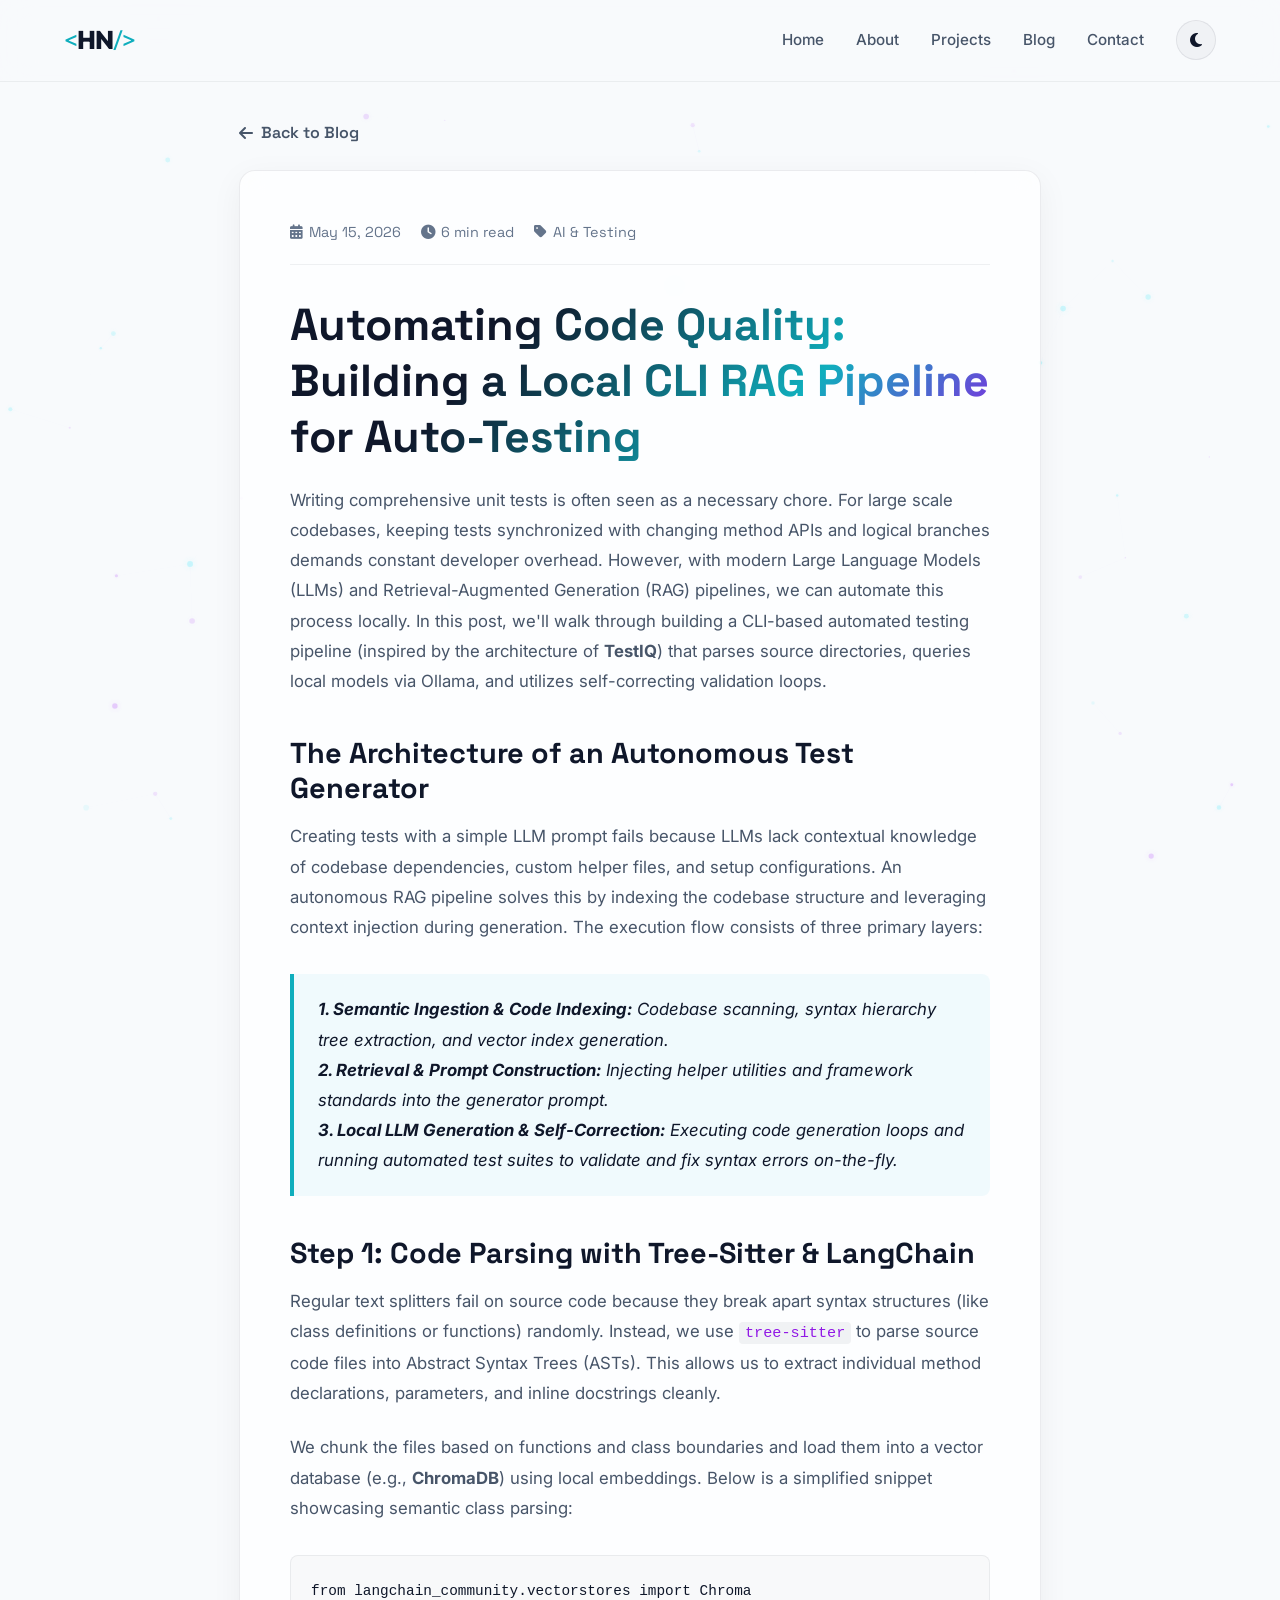
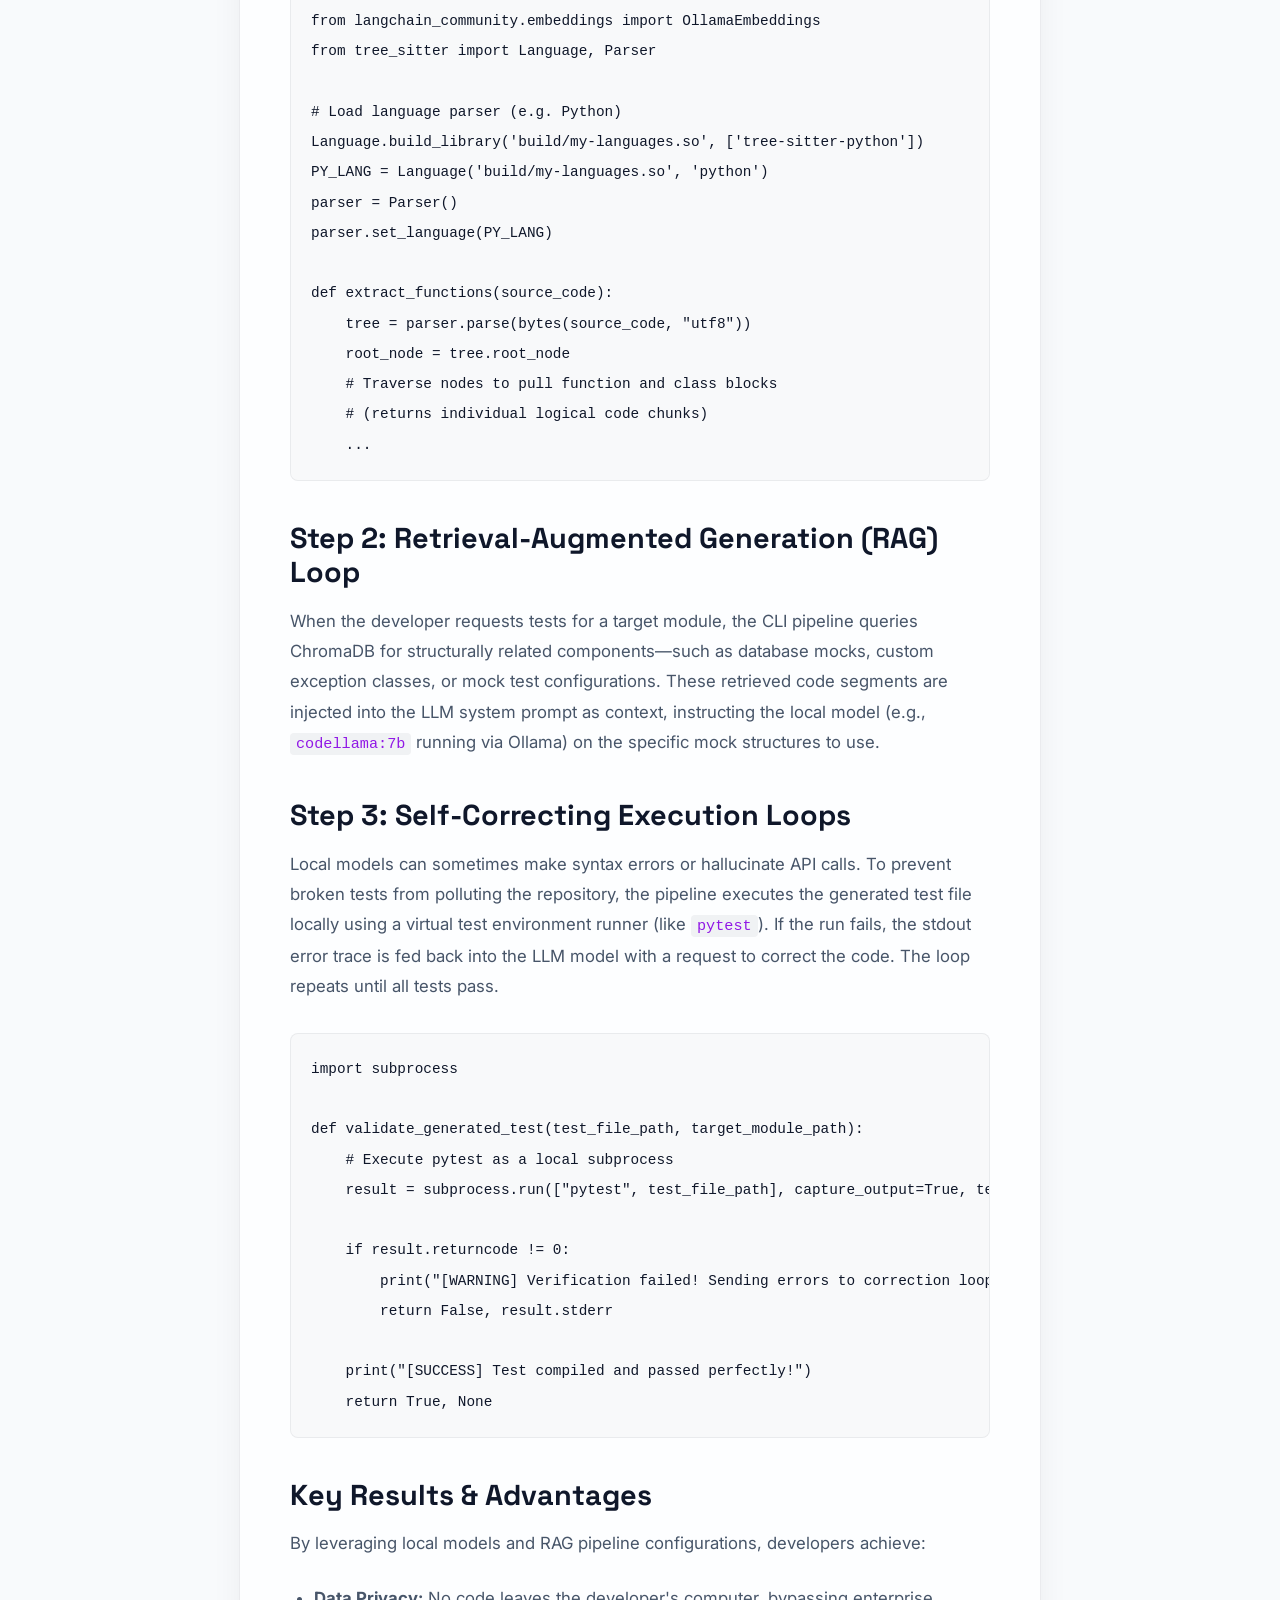
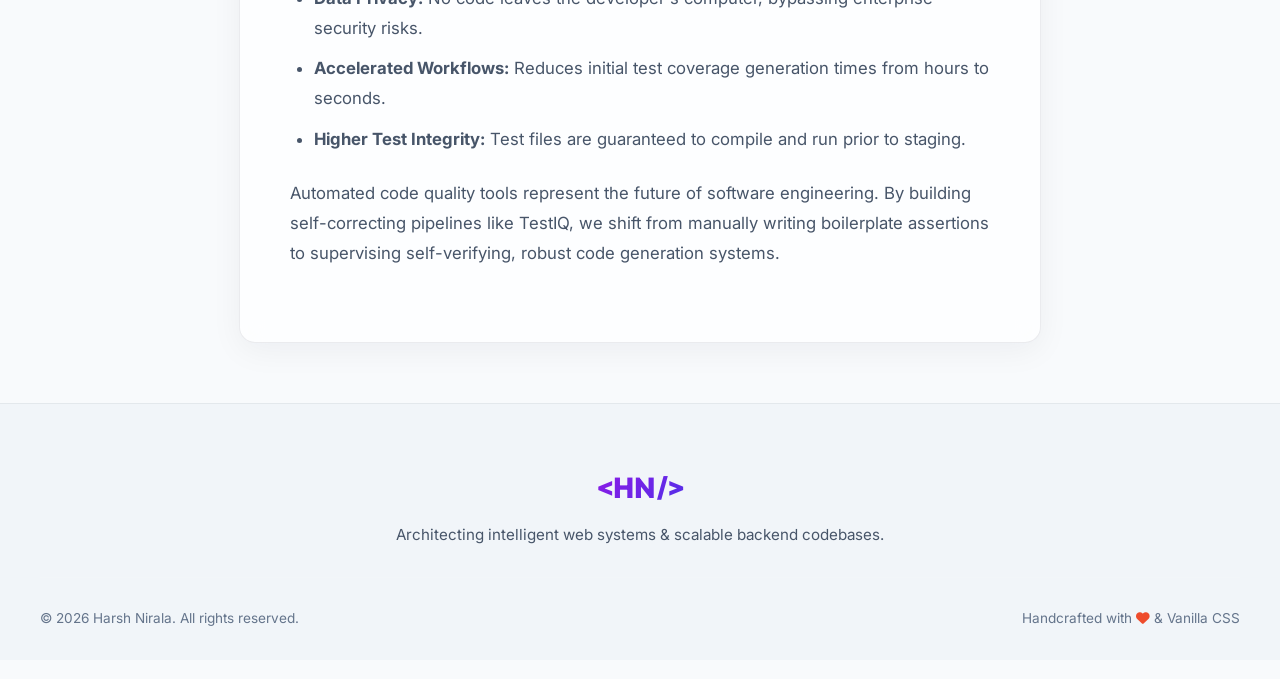
<file: blog/automating-code-quality.html>
<!DOCTYPE html>
<html lang="en">
<head>
    <meta charset="UTF-8">
    <meta name="viewport" content="width=device-width, initial-scale=1.0">
    <meta name="description" content="Learn how to build a local CLI RAG pipeline using LangChain, ChromaDB, tree-sitter, and Ollama to index codebases and automate unit test generation.">
    <meta name="author" content="Harsh Nirala">
    <title>Automating Code Quality: Local CLI RAG Pipeline | Harsh Nirala Blog</title>
    <!-- Resource preconnects & DNS prefetch -->
    <link rel="preconnect" href="https://fonts.googleapis.com">
    <link rel="preconnect" href="https://fonts.gstatic.com" crossorigin>
    <link rel="dns-prefetch" href="https://fonts.googleapis.com">
    <link rel="dns-prefetch" href="https://fonts.gstatic.com">
    <link rel="dns-prefetch" href="https://cdnjs.cloudflare.com">

    <!-- Google Fonts (Non-blocking loading via media swap) -->
    <link rel="stylesheet" href="https://fonts.googleapis.com/css2?family=Inter:wght@300;400;500;600;700&family=Space+Grotesk:wght@400;500;600;700&family=Outfit:wght@400;600;800&display=swap" media="print" onload="this.media='all'">
    
    <!-- FontAwesome Icons (Non-blocking loading via media swap) -->
    <link rel="stylesheet" href="https://cdnjs.cloudflare.com/ajax/libs/font-awesome/6.4.0/css/all.min.css" crossorigin="anonymous" media="print" onload="this.media='all'">
    
    <!-- Stylesheets -->
    <link rel="stylesheet" href="../style.css">
    
    <!-- Script Entrypoint (Deferred execution) -->
    <script src="../script.js" defer></script>
    
    <!-- Inline Theme Initializer -->
    <script>
        const savedTheme = localStorage.getItem('theme');
        const prefersDark = window.matchMedia('(prefers-color-scheme: dark)').matches;
        const currentTheme = savedTheme || (prefersDark ? 'dark' : 'light');
        if (currentTheme === 'light') {
            document.documentElement.setAttribute('data-theme', 'light');
        }
    </script>
</head>
<body>
    <!-- Interactive Background Canvas -->
    <canvas id="bg-canvas"></canvas>

    <!-- Navigation Bar -->
    <header class="navbar-header">
        <div class="navbar-container">
            <a href="../#home" class="nav-logo">
                <span class="logo-bracket">&lt;</span>HN<span class="logo-bracket">/&gt;</span>
            </a>
            
            <nav class="nav-menu">
                <a href="../#home" class="nav-link">Home</a>
                <a href="../#about" class="nav-link">About</a>
                <a href="../#projects" class="nav-link">Projects</a>
                <a href="../#blog" class="nav-link active">Blog</a>
                <a href="../#contact" class="nav-link">Contact</a>
                <!-- Theme Toggle Button -->
                <button id="theme-toggle-btn" class="theme-toggle-btn" aria-label="Toggle Theme">
                    <i class="fa-solid fa-sun"></i>
                </button>
            </nav>
        </div>
    </header>

    <main class="article-container">
        <a href="../#blog" class="back-btn">
            <i class="fa-solid fa-arrow-left"></i> <span>Back to Blog</span>
        </a>
        
        <article class="article-card glass-panel">
            <div class="blog-card-meta article-post-meta">
                <span class="article-date"><i class="fa-solid fa-calendar-days"></i> May 15, 2026</span>
                <span class="article-readtime"><i class="fa-solid fa-clock"></i> 6 min read</span>
                <span class="article-category"><i class="fa-solid fa-tag"></i> AI &amp; Testing</span>
            </div>
            
            <h1 class="article-post-title">Automating Code Quality: Building a Local CLI RAG Pipeline for Auto-Testing</h1>
            
            <div class="article-post-body">
                <p>Writing comprehensive unit tests is often seen as a necessary chore. For large scale codebases, keeping tests synchronized with changing method APIs and logical branches demands constant developer overhead. However, with modern Large Language Models (LLMs) and Retrieval-Augmented Generation (RAG) pipelines, we can automate this process locally. In this post, we'll walk through building a CLI-based automated testing pipeline (inspired by the architecture of <strong>TestIQ</strong>) that parses source directories, queries local models via Ollama, and utilizes self-correcting validation loops.</p>

                <h2>The Architecture of an Autonomous Test Generator</h2>
                <p>Creating tests with a simple LLM prompt fails because LLMs lack contextual knowledge of codebase dependencies, custom helper files, and setup configurations. An autonomous RAG pipeline solves this by indexing the codebase structure and leveraging context injection during generation. The execution flow consists of three primary layers:</p>
                
                <blockquote>
                    <strong>1. Semantic Ingestion & Code Indexing:</strong> Codebase scanning, syntax hierarchy tree extraction, and vector index generation.<br>
                    <strong>2. Retrieval & Prompt Construction:</strong> Injecting helper utilities and framework standards into the generator prompt.<br>
                    <strong>3. Local LLM Generation & Self-Correction:</strong> Executing code generation loops and running automated test suites to validate and fix syntax errors on-the-fly.
                </blockquote>

                <h2>Step 1: Code Parsing with Tree-Sitter & LangChain</h2>
                <p>Regular text splitters fail on source code because they break apart syntax structures (like class definitions or functions) randomly. Instead, we use <code>tree-sitter</code> to parse source code files into Abstract Syntax Trees (ASTs). This allows us to extract individual method declarations, parameters, and inline docstrings cleanly.</p>

                <p>We chunk the files based on functions and class boundaries and load them into a vector database (e.g., <strong>ChromaDB</strong>) using local embeddings. Below is a simplified snippet showcasing semantic class parsing:</p>

                <pre><code>from langchain_community.vectorstores import Chroma
from langchain_community.embeddings import OllamaEmbeddings
from tree_sitter import Language, Parser

# Load language parser (e.g. Python)
Language.build_library('build/my-languages.so', ['tree-sitter-python'])
PY_LANG = Language('build/my-languages.so', 'python')
parser = Parser()
parser.set_language(PY_LANG)

def extract_functions(source_code):
    tree = parser.parse(bytes(source_code, "utf8"))
    root_node = tree.root_node
    # Traverse nodes to pull function and class blocks
    # (returns individual logical code chunks)
    ...
</code></pre>

                <h2>Step 2: Retrieval-Augmented Generation (RAG) Loop</h2>
                <p>When the developer requests tests for a target module, the CLI pipeline queries ChromaDB for structurally related components—such as database mocks, custom exception classes, or mock test configurations. These retrieved code segments are injected into the LLM system prompt as context, instructing the local model (e.g., <code>codellama:7b</code> running via Ollama) on the specific mock structures to use.</p>

                <h2>Step 3: Self-Correcting Execution Loops</h2>
                <p>Local models can sometimes make syntax errors or hallucinate API calls. To prevent broken tests from polluting the repository, the pipeline executes the generated test file locally using a virtual test environment runner (like <code>pytest</code>). If the run fails, the stdout error trace is fed back into the LLM model with a request to correct the code. The loop repeats until all tests pass.</p>

                <pre><code>import subprocess

def validate_generated_test(test_file_path, target_module_path):
    # Execute pytest as a local subprocess
    result = subprocess.run(["pytest", test_file_path], capture_output=True, text=True)
    
    if result.returncode != 0:
        print("[WARNING] Verification failed! Sending errors to correction loop...")
        return False, result.stderr
        
    print("[SUCCESS] Test compiled and passed perfectly!")
    return True, None
</code></pre>

                <h2>Key Results & Advantages</h2>
                <p>By leveraging local models and RAG pipeline configurations, developers achieve:</p>
                <ul>
                    <li><strong>Data Privacy:</strong> No code leaves the developer's computer, bypassing enterprise security risks.</li>
                    <li><strong>Accelerated Workflows:</strong> Reduces initial test coverage generation times from hours to seconds.</li>
                    <li><strong>Higher Test Integrity:</strong> Test files are guaranteed to compile and run prior to staging.</li>
                </ul>

                <p>Automated code quality tools represent the future of software engineering. By building self-correcting pipelines like TestIQ, we shift from manually writing boilerplate assertions to supervising self-verifying, robust code generation systems.</p>
            </div>
        </article>
    </main>

    <!-- Footer Section -->
    <footer class="footer">
        <div class="footer-container">
            <div class="footer-logo">&lt;HN/&gt;</div>
            <p class="footer-tagline">Architecting intelligent web systems & scalable backend codebases.</p>
            <div class="footer-separator"></div>
            <div class="footer-bottom">
                <p class="footer-copyright">&copy; 2026 Harsh Nirala. All rights reserved.</p>
                <p class="footer-credit">Handcrafted with <i class="fa-solid fa-heart" style="color: #EE4C2C;"></i> & Vanilla CSS</p>
            </div>
        </div>
    </footer>

</body>
</html>
</file>
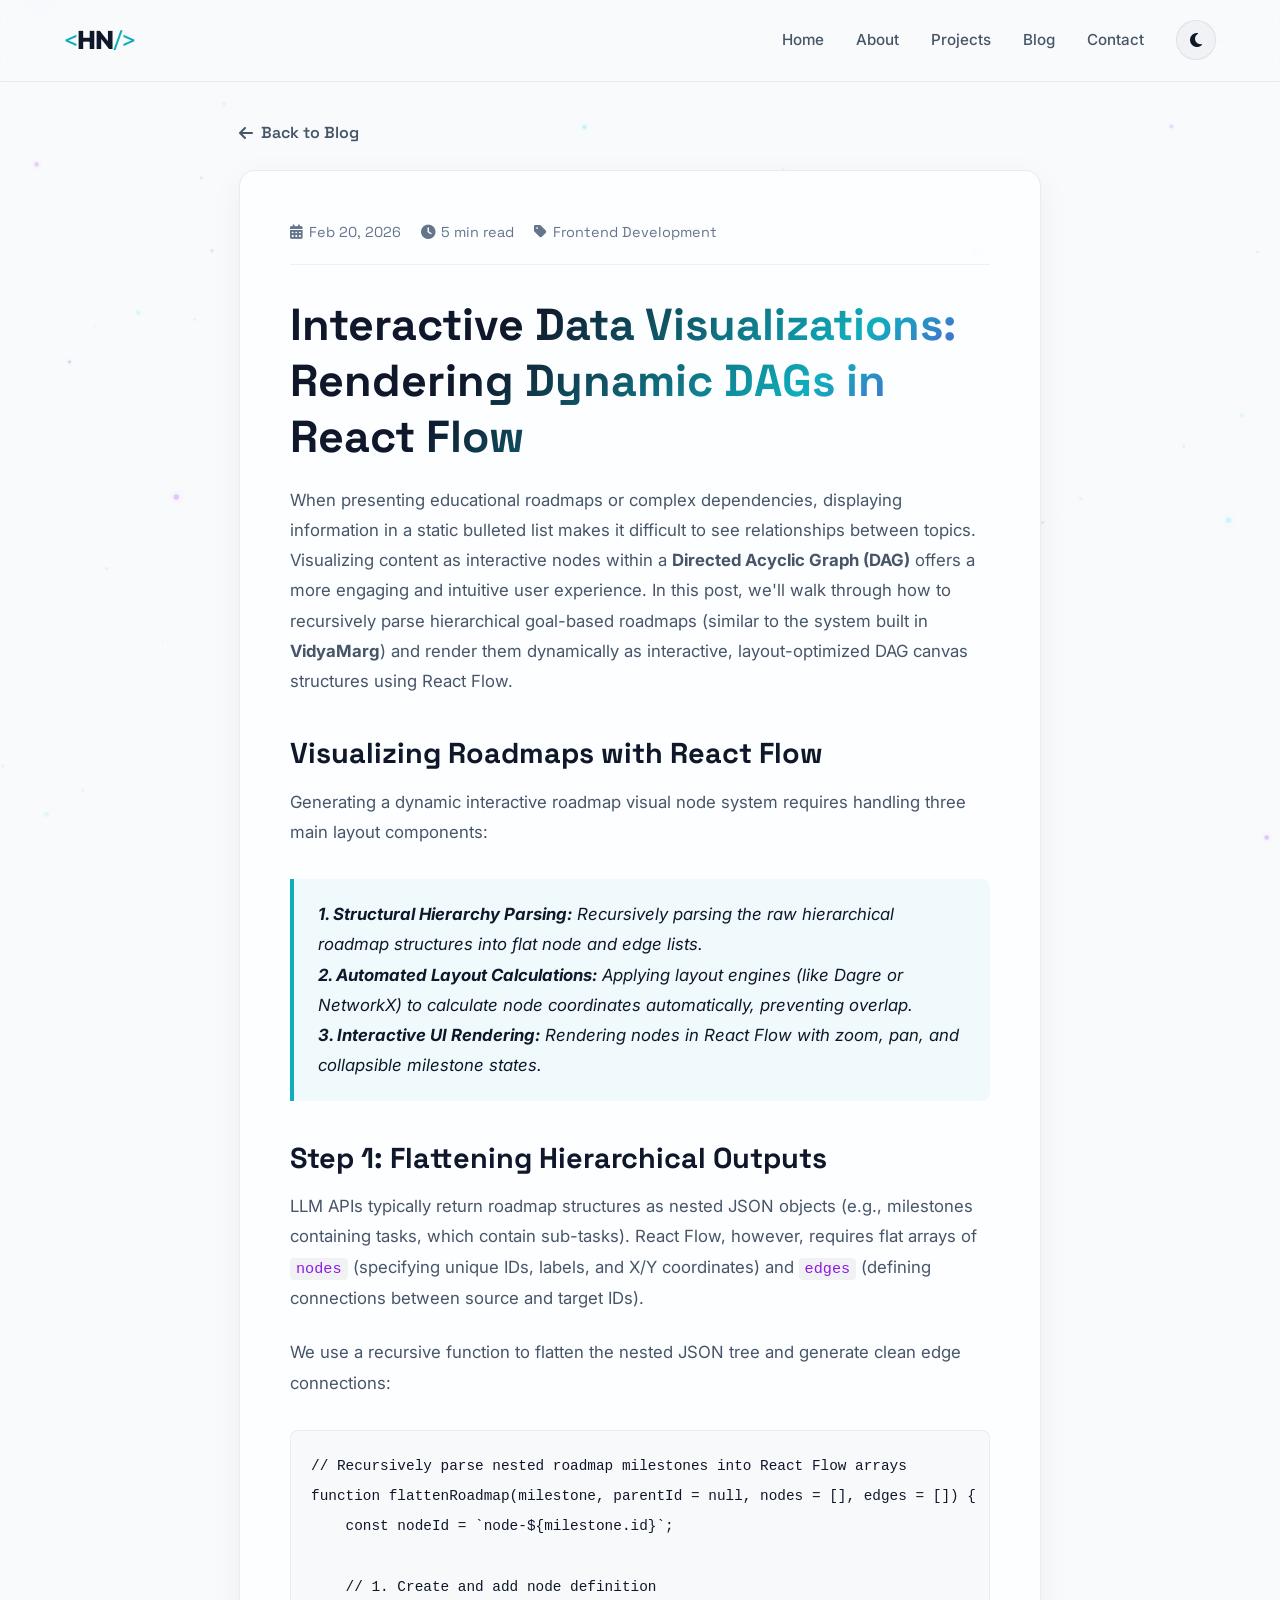
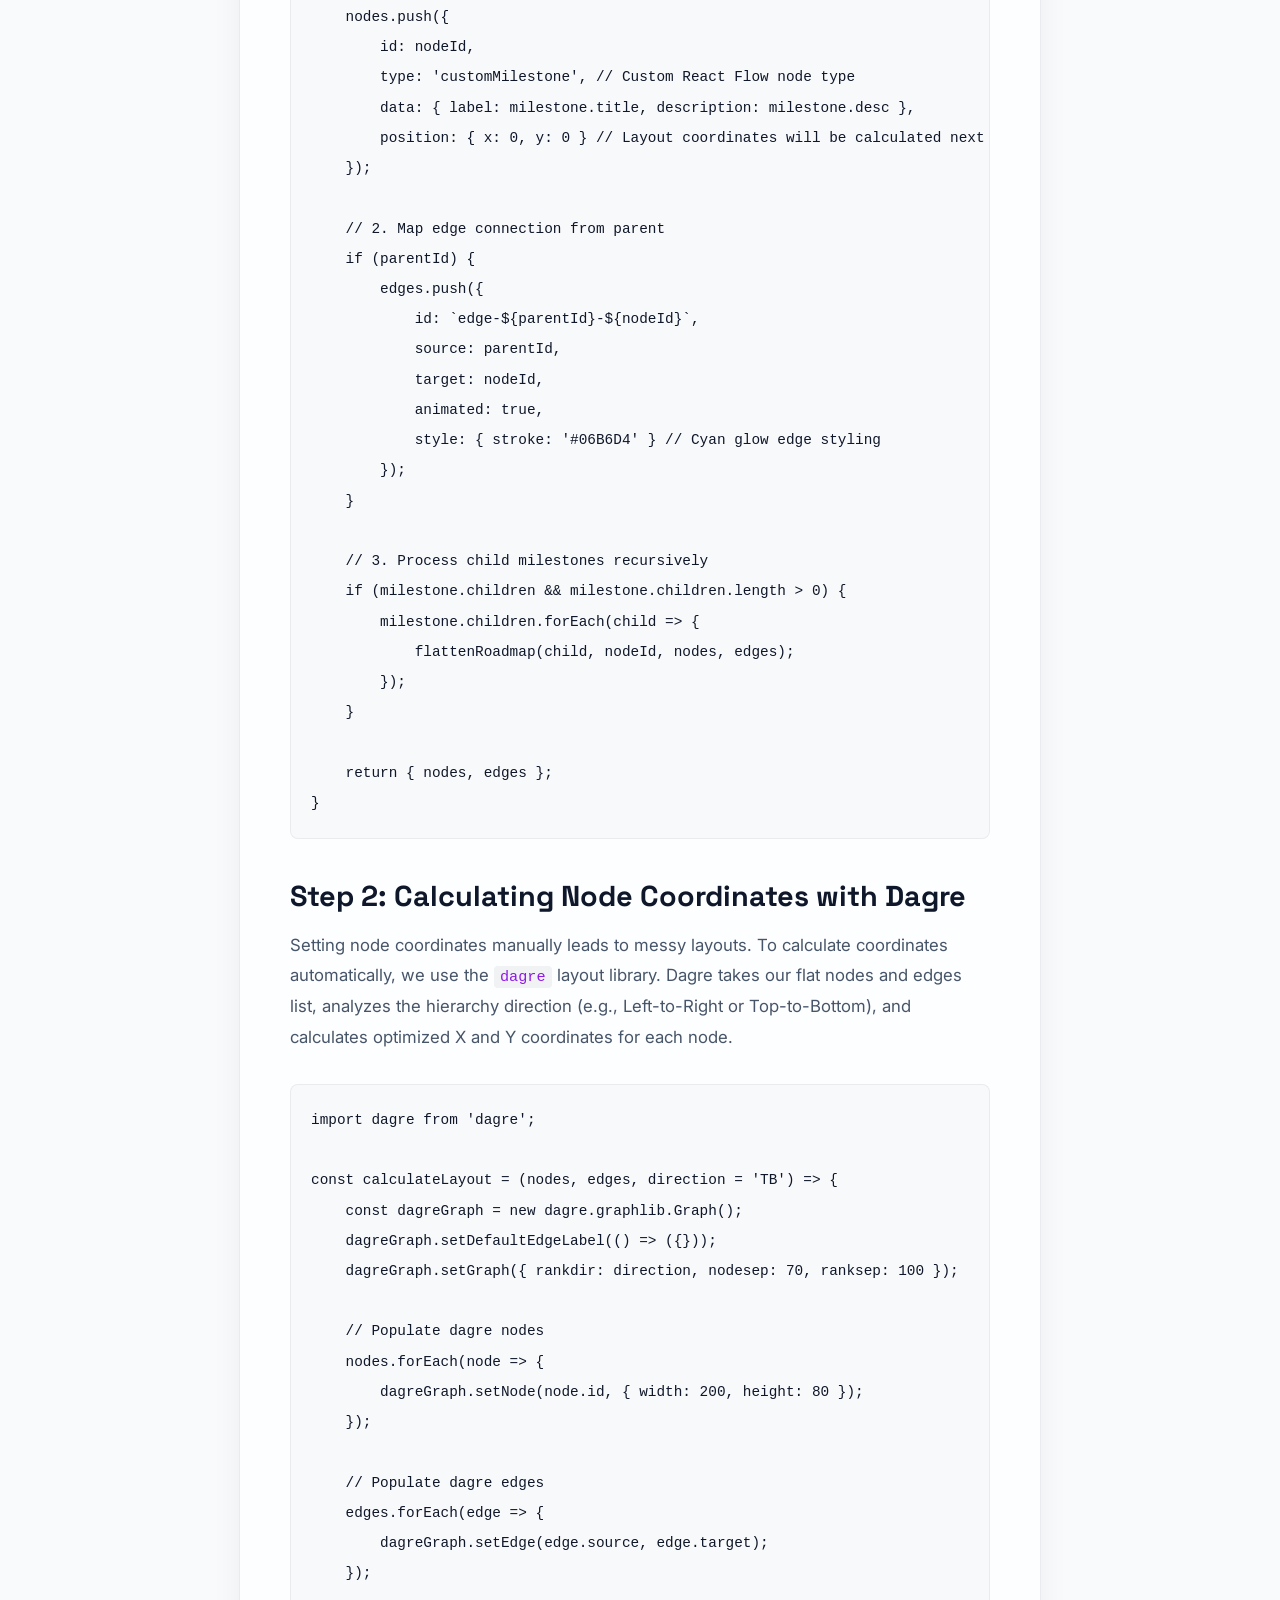
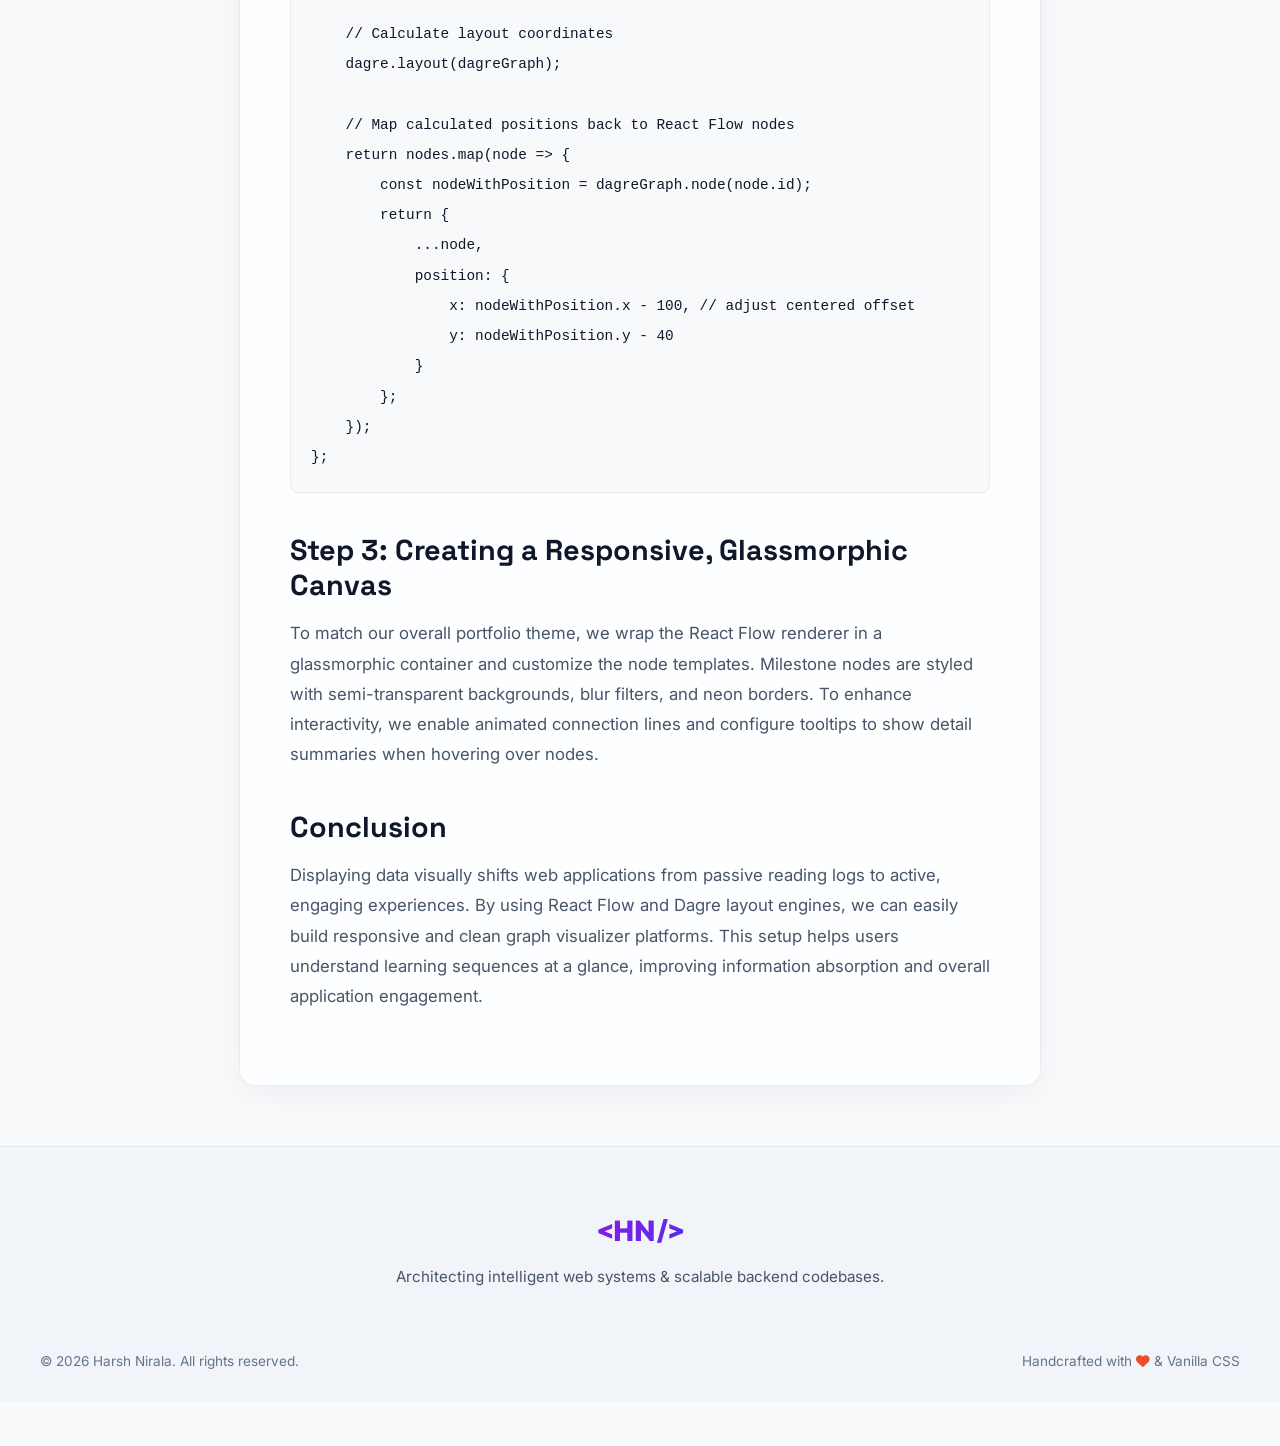
<file: blog/interactive-data-visualizations.html>
<!DOCTYPE html>
<html lang="en">
<head>
    <meta charset="UTF-8">
    <meta name="viewport" content="width=device-width, initial-scale=1.0">
    <meta name="description" content="Learn how to recursively parse complex hierarchical roadmaps and render them as interactive Directed Acyclic Graphs (DAGs) using React Flow.">
    <meta name="author" content="Harsh Nirala">
    <title>Interactive Data Visualizations: Rendering Dynamic DAGs in React Flow | Harsh Nirala Blog</title>
    <!-- Resource preconnects & DNS prefetch -->
    <link rel="preconnect" href="https://fonts.googleapis.com">
    <link rel="preconnect" href="https://fonts.gstatic.com" crossorigin>
    <link rel="dns-prefetch" href="https://fonts.googleapis.com">
    <link rel="dns-prefetch" href="https://fonts.gstatic.com">
    <link rel="dns-prefetch" href="https://cdnjs.cloudflare.com">

    <!-- Google Fonts (Non-blocking loading via media swap) -->
    <link rel="stylesheet" href="https://fonts.googleapis.com/css2?family=Inter:wght@300;400;500;600;700&family=Space+Grotesk:wght@400;500;600;700&family=Outfit:wght@400;600;800&display=swap" media="print" onload="this.media='all'">
    
    <!-- FontAwesome Icons (Non-blocking loading via media swap) -->
    <link rel="stylesheet" href="https://cdnjs.cloudflare.com/ajax/libs/font-awesome/6.4.0/css/all.min.css" crossorigin="anonymous" media="print" onload="this.media='all'">
    
    <!-- Stylesheets -->
    <link rel="stylesheet" href="../style.css">
    
    <!-- Script Entrypoint (Deferred execution) -->
    <script src="../script.js" defer></script>
    
    <!-- Inline Theme Initializer -->
    <script>
        const savedTheme = localStorage.getItem('theme');
        const prefersDark = window.matchMedia('(prefers-color-scheme: dark)').matches;
        const currentTheme = savedTheme || (prefersDark ? 'dark' : 'light');
        if (currentTheme === 'light') {
            document.documentElement.setAttribute('data-theme', 'light');
        }
    </script>
</head>
<body>
    <!-- Interactive Background Canvas -->
    <canvas id="bg-canvas"></canvas>

    <!-- Navigation Bar -->
    <header class="navbar-header">
        <div class="navbar-container">
            <a href="../#home" class="nav-logo">
                <span class="logo-bracket">&lt;</span>HN<span class="logo-bracket">/&gt;</span>
            </a>
            
            <nav class="nav-menu">
                <a href="../#home" class="nav-link">Home</a>
                <a href="../#about" class="nav-link">About</a>
                <a href="../#projects" class="nav-link">Projects</a>
                <a href="../#blog" class="nav-link active">Blog</a>
                <a href="../#contact" class="nav-link">Contact</a>
                <!-- Theme Toggle Button -->
                <button id="theme-toggle-btn" class="theme-toggle-btn" aria-label="Toggle Theme">
                    <i class="fa-solid fa-sun"></i>
                </button>
            </nav>
        </div>
    </header>

    <main class="article-container">
        <a href="../#blog" class="back-btn">
            <i class="fa-solid fa-arrow-left"></i> <span>Back to Blog</span>
        </a>
        
        <article class="article-card glass-panel">
            <div class="blog-card-meta article-post-meta">
                <span class="article-date"><i class="fa-solid fa-calendar-days"></i> Feb 20, 2026</span>
                <span class="article-readtime"><i class="fa-solid fa-clock"></i> 5 min read</span>
                <span class="article-category"><i class="fa-solid fa-tag"></i> Frontend Development</span>
            </div>
            
            <h1 class="article-post-title">Interactive Data Visualizations: Rendering Dynamic DAGs in React Flow</h1>
            
            <div class="article-post-body">
                <p>When presenting educational roadmaps or complex dependencies, displaying information in a static bulleted list makes it difficult to see relationships between topics. Visualizing content as interactive nodes within a <strong>Directed Acyclic Graph (DAG)</strong> offers a more engaging and intuitive user experience. In this post, we'll walk through how to recursively parse hierarchical goal-based roadmaps (similar to the system built in <strong>VidyaMarg</strong>) and render them dynamically as interactive, layout-optimized DAG canvas structures using React Flow.</p>

                <h2>Visualizing Roadmaps with React Flow</h2>
                <p>Generating a dynamic interactive roadmap visual node system requires handling three main layout components:</p>
                
                <blockquote>
                    <strong>1. Structural Hierarchy Parsing:</strong> Recursively parsing the raw hierarchical roadmap structures into flat node and edge lists.<br>
                    <strong>2. Automated Layout Calculations:</strong> Applying layout engines (like Dagre or NetworkX) to calculate node coordinates automatically, preventing overlap.<br>
                    <strong>3. Interactive UI Rendering:</strong> Rendering nodes in React Flow with zoom, pan, and collapsible milestone states.
                </blockquote>

                <h2>Step 1: Flattening Hierarchical Outputs</h2>
                <p>LLM APIs typically return roadmap structures as nested JSON objects (e.g., milestones containing tasks, which contain sub-tasks). React Flow, however, requires flat arrays of <code>nodes</code> (specifying unique IDs, labels, and X/Y coordinates) and <code>edges</code> (defining connections between source and target IDs).</p>

                <p>We use a recursive function to flatten the nested JSON tree and generate clean edge connections:</p>

                <pre><code>// Recursively parse nested roadmap milestones into React Flow arrays
function flattenRoadmap(milestone, parentId = null, nodes = [], edges = []) {
    const nodeId = `node-${milestone.id}`;
    
    // 1. Create and add node definition
    nodes.push({
        id: nodeId,
        type: 'customMilestone', // Custom React Flow node type
        data: { label: milestone.title, description: milestone.desc },
        position: { x: 0, y: 0 } // Layout coordinates will be calculated next
    });
    
    // 2. Map edge connection from parent
    if (parentId) {
        edges.push({
            id: `edge-${parentId}-${nodeId}`,
            source: parentId,
            target: nodeId,
            animated: true,
            style: { stroke: '#06B6D4' } // Cyan glow edge styling
        });
    }
    
    // 3. Process child milestones recursively
    if (milestone.children &amp;&amp; milestone.children.length > 0) {
        milestone.children.forEach(child => {
            flattenRoadmap(child, nodeId, nodes, edges);
        });
    }
    
    return { nodes, edges };
}
</code></pre>

                <h2>Step 2: Calculating Node Coordinates with Dagre</h2>
                <p>Setting node coordinates manually leads to messy layouts. To calculate coordinates automatically, we use the <code>dagre</code> layout library. Dagre takes our flat nodes and edges list, analyzes the hierarchy direction (e.g., Left-to-Right or Top-to-Bottom), and calculates optimized X and Y coordinates for each node.</p>

                <pre><code>import dagre from 'dagre';

const calculateLayout = (nodes, edges, direction = 'TB') => {
    const dagreGraph = new dagre.graphlib.Graph();
    dagreGraph.setDefaultEdgeLabel(() => ({}));
    dagreGraph.setGraph({ rankdir: direction, nodesep: 70, ranksep: 100 });

    // Populate dagre nodes
    nodes.forEach(node => {
        dagreGraph.setNode(node.id, { width: 200, height: 80 });
    });

    // Populate dagre edges
    edges.forEach(edge => {
        dagreGraph.setEdge(edge.source, edge.target);
    });

    // Calculate layout coordinates
    dagre.layout(dagreGraph);

    // Map calculated positions back to React Flow nodes
    return nodes.map(node => {
        const nodeWithPosition = dagreGraph.node(node.id);
        return {
            ...node,
            position: {
                x: nodeWithPosition.x - 100, // adjust centered offset
                y: nodeWithPosition.y - 40
            }
        };
    });
};
</code></pre>

                <h2>Step 3: Creating a Responsive, Glassmorphic Canvas</h2>
                <p>To match our overall portfolio theme, we wrap the React Flow renderer in a glassmorphic container and customize the node templates. Milestone nodes are styled with semi-transparent backgrounds, blur filters, and neon borders. To enhance interactivity, we enable animated connection lines and configure tooltips to show detail summaries when hovering over nodes.</p>

                <h2>Conclusion</h2>
                <p>Displaying data visually shifts web applications from passive reading logs to active, engaging experiences. By using React Flow and Dagre layout engines, we can easily build responsive and clean graph visualizer platforms. This setup helps users understand learning sequences at a glance, improving information absorption and overall application engagement.</p>
            </div>
        </article>
    </main>

    <!-- Footer Section -->
    <footer class="footer">
        <div class="footer-container">
            <div class="footer-logo">&lt;HN/&gt;</div>
            <p class="footer-tagline">Architecting intelligent web systems & scalable backend codebases.</p>
            <div class="footer-separator"></div>
            <div class="footer-bottom">
                <p class="footer-copyright">&copy; 2026 Harsh Nirala. All rights reserved.</p>
                <p class="footer-credit">Handcrafted with <i class="fa-solid fa-heart" style="color: #EE4C2C;"></i> & Vanilla CSS</p>
            </div>
        </div>
    </footer>

</body>
</html>
</file>
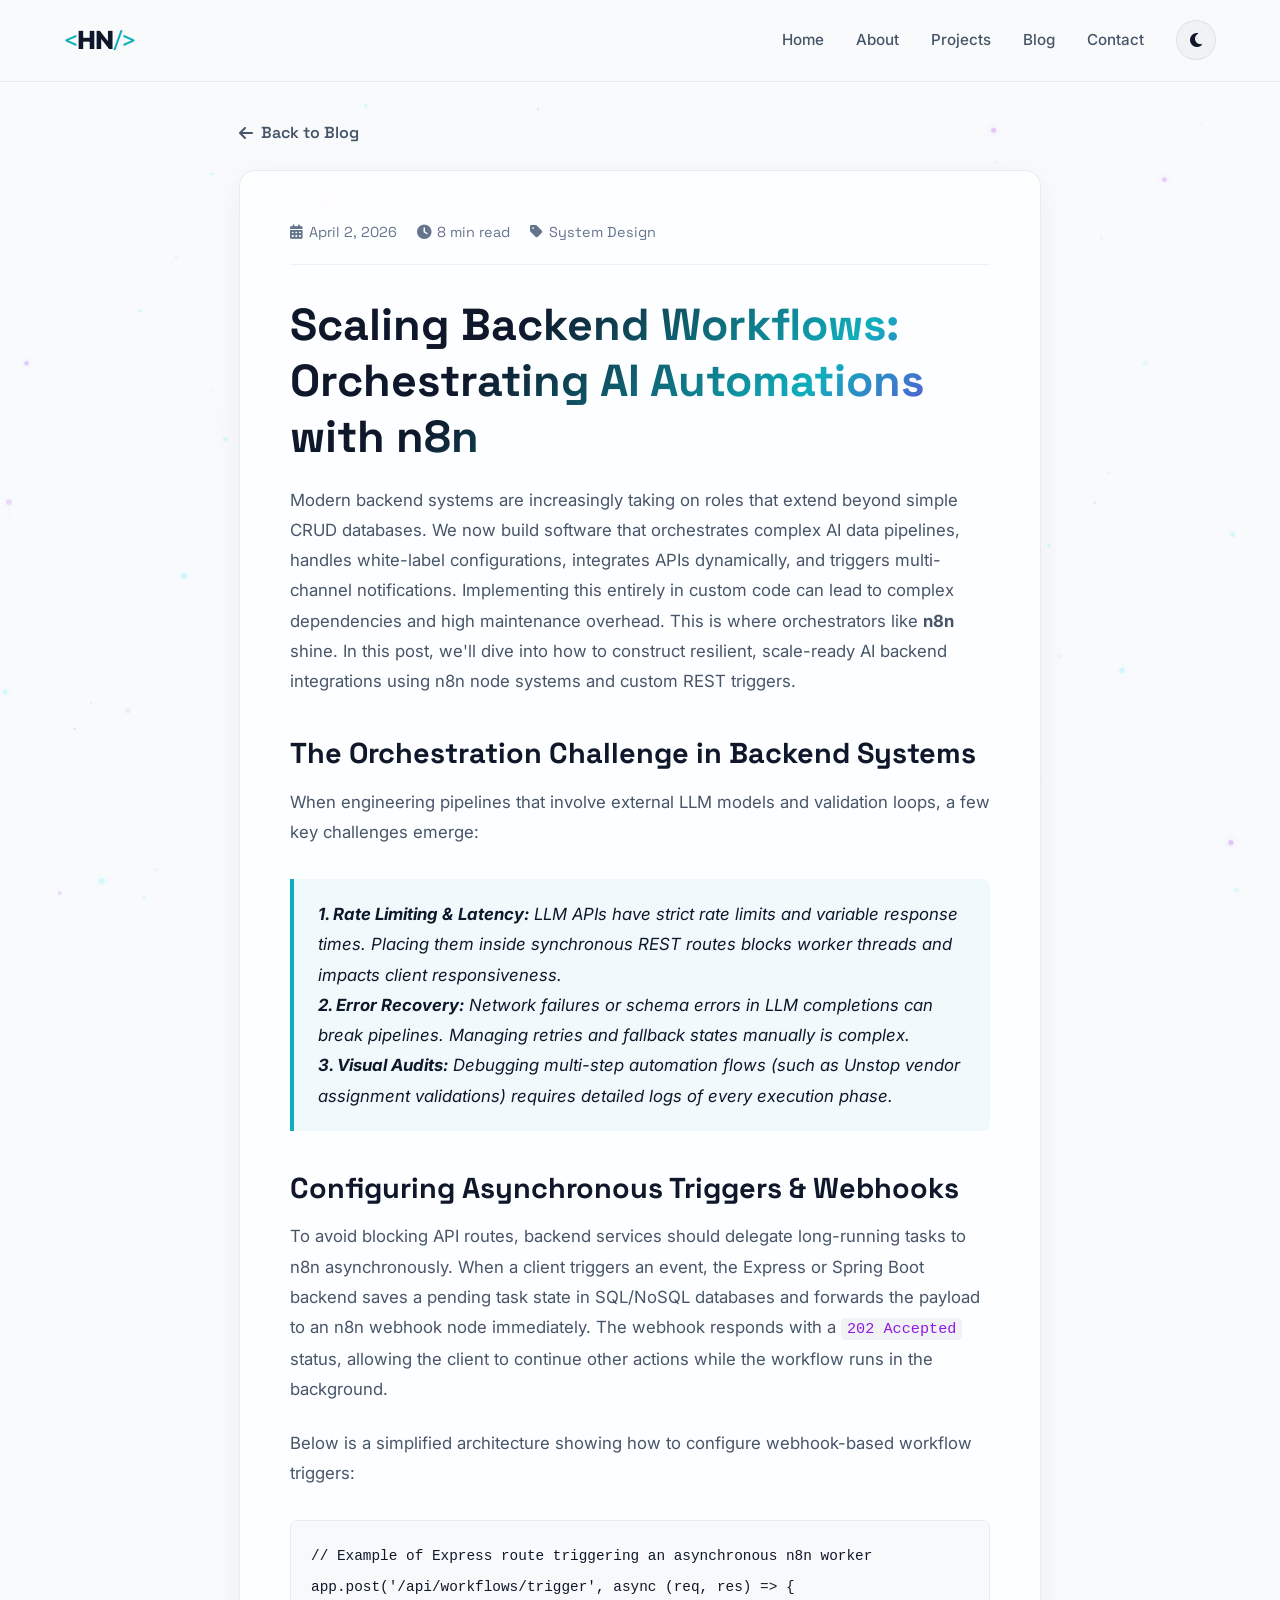
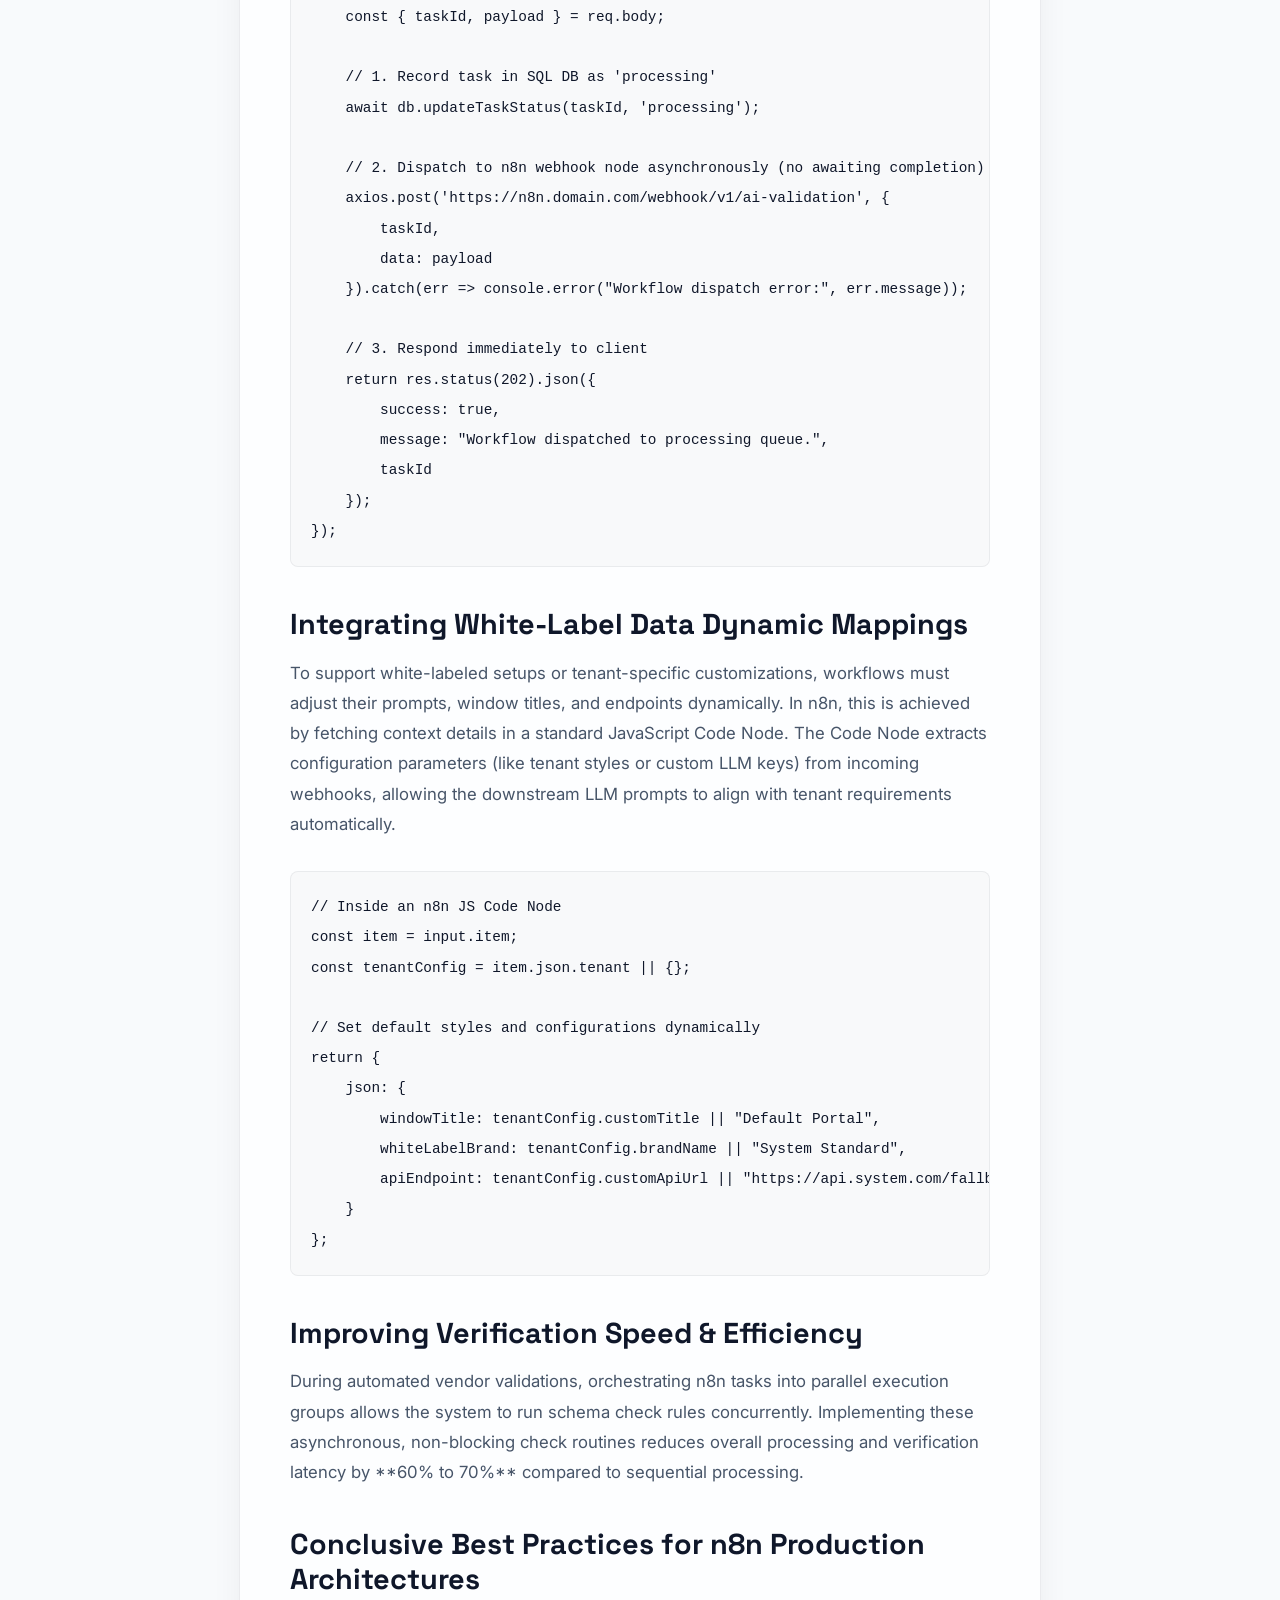
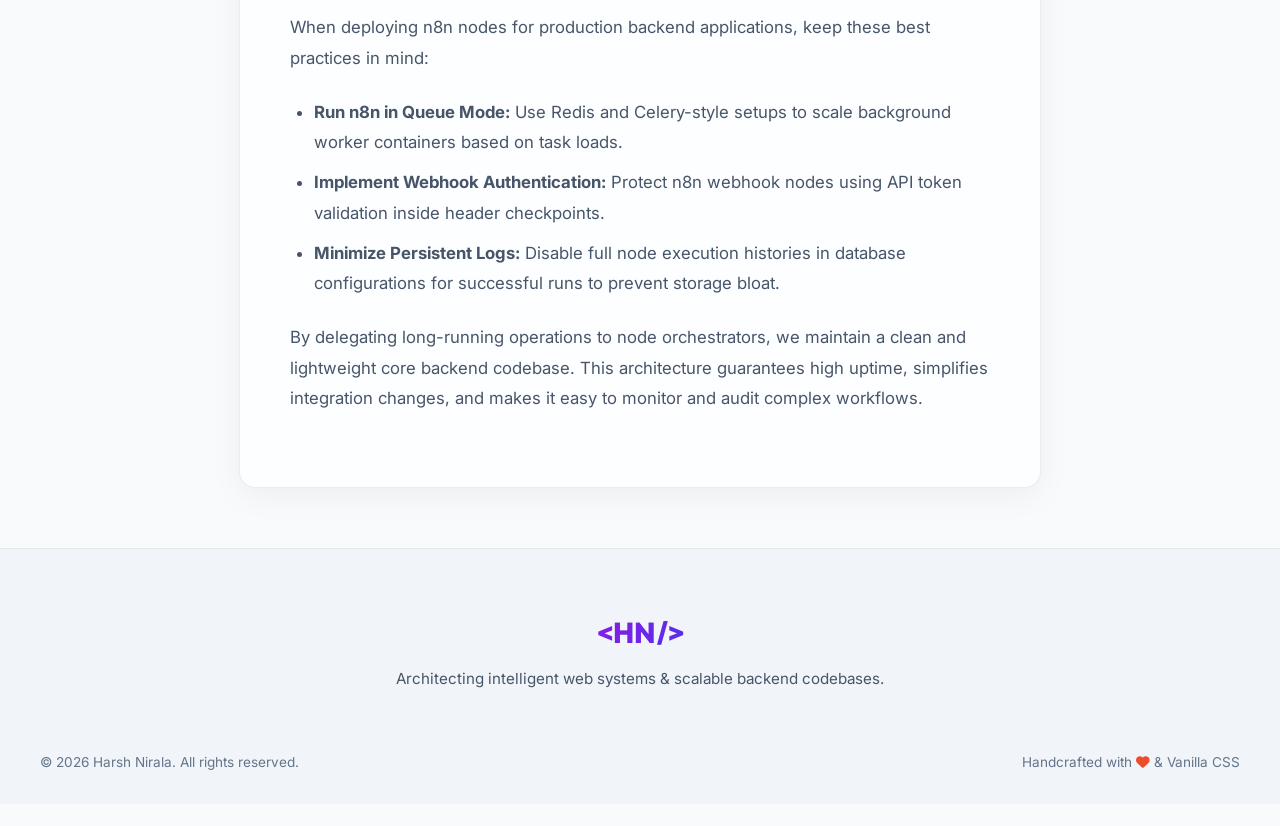
<file: blog/scaling-backend-workflows.html>
<!DOCTYPE html>
<html lang="en">
<head>
    <meta charset="UTF-8">
    <meta name="viewport" content="width=device-width, initial-scale=1.0">
    <meta name="description" content="Discover how to design and scale backend automation systems using n8n and custom webhook API triggers to optimize workflow tasks.">
    <meta name="author" content="Harsh Nirala">
    <title>Scaling Backend Workflows: Orchestrating AI Automations with n8n | Harsh Nirala Blog</title>
    <!-- Resource preconnects & DNS prefetch -->
    <link rel="preconnect" href="https://fonts.googleapis.com">
    <link rel="preconnect" href="https://fonts.gstatic.com" crossorigin>
    <link rel="dns-prefetch" href="https://fonts.googleapis.com">
    <link rel="dns-prefetch" href="https://fonts.gstatic.com">
    <link rel="dns-prefetch" href="https://cdnjs.cloudflare.com">

    <!-- Google Fonts (Non-blocking loading via media swap) -->
    <link rel="stylesheet" href="https://fonts.googleapis.com/css2?family=Inter:wght@300;400;500;600;700&family=Space+Grotesk:wght@400;500;600;700&family=Outfit:wght@400;600;800&display=swap" media="print" onload="this.media='all'">
    
    <!-- FontAwesome Icons (Non-blocking loading via media swap) -->
    <link rel="stylesheet" href="https://cdnjs.cloudflare.com/ajax/libs/font-awesome/6.4.0/css/all.min.css" crossorigin="anonymous" media="print" onload="this.media='all'">
    
    <!-- Stylesheets -->
    <link rel="stylesheet" href="../style.css">
    
    <!-- Script Entrypoint (Deferred execution) -->
    <script src="../script.js" defer></script>
    
    <!-- Inline Theme Initializer -->
    <script>
        const savedTheme = localStorage.getItem('theme');
        const prefersDark = window.matchMedia('(prefers-color-scheme: dark)').matches;
        const currentTheme = savedTheme || (prefersDark ? 'dark' : 'light');
        if (currentTheme === 'light') {
            document.documentElement.setAttribute('data-theme', 'light');
        }
    </script>
</head>
<body>
    <!-- Interactive Background Canvas -->
    <canvas id="bg-canvas"></canvas>

    <!-- Navigation Bar -->
    <header class="navbar-header">
        <div class="navbar-container">
            <a href="../#home" class="nav-logo">
                <span class="logo-bracket">&lt;</span>HN<span class="logo-bracket">/&gt;</span>
            </a>
            
            <nav class="nav-menu">
                <a href="../#home" class="nav-link">Home</a>
                <a href="../#about" class="nav-link">About</a>
                <a href="../#projects" class="nav-link">Projects</a>
                <a href="../#blog" class="nav-link active">Blog</a>
                <a href="../#contact" class="nav-link">Contact</a>
                <!-- Theme Toggle Button -->
                <button id="theme-toggle-btn" class="theme-toggle-btn" aria-label="Toggle Theme">
                    <i class="fa-solid fa-sun"></i>
                </button>
            </nav>
        </div>
    </header>

    <main class="article-container">
        <a href="../#blog" class="back-btn">
            <i class="fa-solid fa-arrow-left"></i> <span>Back to Blog</span>
        </a>
        
        <article class="article-card glass-panel">
            <div class="blog-card-meta article-post-meta">
                <span class="article-date"><i class="fa-solid fa-calendar-days"></i> April 2, 2026</span>
                <span class="article-readtime"><i class="fa-solid fa-clock"></i> 8 min read</span>
                <span class="article-category"><i class="fa-solid fa-tag"></i> System Design</span>
            </div>
            
            <h1 class="article-post-title">Scaling Backend Workflows: Orchestrating AI Automations with n8n</h1>
            
            <div class="article-post-body">
                <p>Modern backend systems are increasingly taking on roles that extend beyond simple CRUD databases. We now build software that orchestrates complex AI data pipelines, handles white-label configurations, integrates APIs dynamically, and triggers multi-channel notifications. Implementing this entirely in custom code can lead to complex dependencies and high maintenance overhead. This is where orchestrators like <strong>n8n</strong> shine. In this post, we'll dive into how to construct resilient, scale-ready AI backend integrations using n8n node systems and custom REST triggers.</p>

                <h2>The Orchestration Challenge in Backend Systems</h2>
                <p>When engineering pipelines that involve external LLM models and validation loops, a few key challenges emerge:</p>
                
                <blockquote>
                    <strong>1. Rate Limiting & Latency:</strong> LLM APIs have strict rate limits and variable response times. Placing them inside synchronous REST routes blocks worker threads and impacts client responsiveness.<br>
                    <strong>2. Error Recovery:</strong> Network failures or schema errors in LLM completions can break pipelines. Managing retries and fallback states manually is complex.<br>
                    <strong>3. Visual Audits:</strong> Debugging multi-step automation flows (such as Unstop vendor assignment validations) requires detailed logs of every execution phase.
                </blockquote>

                <h2>Configuring Asynchronous Triggers & Webhooks</h2>
                <p>To avoid blocking API routes, backend services should delegate long-running tasks to n8n asynchronously. When a client triggers an event, the Express or Spring Boot backend saves a pending task state in SQL/NoSQL databases and forwards the payload to an n8n webhook node immediately. The webhook responds with a <code>202 Accepted</code> status, allowing the client to continue other actions while the workflow runs in the background.</p>

                <p>Below is a simplified architecture showing how to configure webhook-based workflow triggers:</p>

                <pre><code>// Example of Express route triggering an asynchronous n8n worker
app.post('/api/workflows/trigger', async (req, res) => {
    const { taskId, payload } = req.body;
    
    // 1. Record task in SQL DB as 'processing'
    await db.updateTaskStatus(taskId, 'processing');
    
    // 2. Dispatch to n8n webhook node asynchronously (no awaiting completion)
    axios.post('https://n8n.domain.com/webhook/v1/ai-validation', {
        taskId,
        data: payload
    }).catch(err => console.error("Workflow dispatch error:", err.message));
    
    // 3. Respond immediately to client
    return res.status(202).json({
        success: true,
        message: "Workflow dispatched to processing queue.",
        taskId
    });
});
</code></pre>

                <h2>Integrating White-Label Data Dynamic Mappings</h2>
                <p>To support white-labeled setups or tenant-specific customizations, workflows must adjust their prompts, window titles, and endpoints dynamically. In n8n, this is achieved by fetching context details in a standard JavaScript Code Node. The Code Node extracts configuration parameters (like tenant styles or custom LLM keys) from incoming webhooks, allowing the downstream LLM prompts to align with tenant requirements automatically.</p>

                <pre><code>// Inside an n8n JS Code Node
const item = input.item;
const tenantConfig = item.json.tenant || {};

// Set default styles and configurations dynamically
return {
    json: {
        windowTitle: tenantConfig.customTitle || "Default Portal",
        whiteLabelBrand: tenantConfig.brandName || "System Standard",
        apiEndpoint: tenantConfig.customApiUrl || "https://api.system.com/fallback"
    }
};
</code></pre>

                <h2>Improving Verification Speed & Efficiency</h2>
                <p>During automated vendor validations, orchestrating n8n tasks into parallel execution groups allows the system to run schema check rules concurrently. Implementing these asynchronous, non-blocking check routines reduces overall processing and verification latency by **60% to 70%** compared to sequential processing.</p>

                <h2>Conclusive Best Practices for n8n Production Architectures</h2>
                <p>When deploying n8n nodes for production backend applications, keep these best practices in mind:</p>
                <ul>
                    <li><strong>Run n8n in Queue Mode:</strong> Use Redis and Celery-style setups to scale background worker containers based on task loads.</li>
                    <li><strong>Implement Webhook Authentication:</strong> Protect n8n webhook nodes using API token validation inside header checkpoints.</li>
                    <li><strong>Minimize Persistent Logs:</strong> Disable full node execution histories in database configurations for successful runs to prevent storage bloat.</li>
                </ul>

                <p>By delegating long-running operations to node orchestrators, we maintain a clean and lightweight core backend codebase. This architecture guarantees high uptime, simplifies integration changes, and makes it easy to monitor and audit complex workflows.</p>
            </div>
        </article>
    </main>

    <!-- Footer Section -->
    <footer class="footer">
        <div class="footer-container">
            <div class="footer-logo">&lt;HN/&gt;</div>
            <p class="footer-tagline">Architecting intelligent web systems & scalable backend codebases.</p>
            <div class="footer-separator"></div>
            <div class="footer-bottom">
                <p class="footer-copyright">&copy; 2026 Harsh Nirala. All rights reserved.</p>
                <p class="footer-credit">Handcrafted with <i class="fa-solid fa-heart" style="color: #EE4C2C;"></i> & Vanilla CSS</p>
            </div>
        </div>
    </footer>

</body>
</html>
</file>
<file: style.css>
/* ==========================================================================
   DESIGN SYSTEM & CUSTOM VARIABLE TOKENS
   ========================================================================== */
:root {
    /* Color Palette */
    --bg-main: #020617;
    --bg-gradient: radial-gradient(
            circle at top,
            rgba(56, 189, 248, 0.15),
            transparent 40%
        ),
        linear-gradient(
            180deg,
            #020617,
            #0F172A,
            #020617
        );
    --bg-surface: rgba(8, 8, 14, 0.7);
    --bg-surface-opaque: #08080e;
    --bg-card-hover: rgba(14, 14, 24, 0.85);
    
    --text-primary: #f8fafc;
    --text-secondary: #8a99ad;
    --text-muted: #54647c;
    
    /* Neon Accents (HSL for flexibility) */
    --color-purple: 275, 90%, 60%;
    --color-cyan: 185, 95%, 50%;
    --color-indigo: 250, 95%, 65%;
    
    --accent-purple: hsl(var(--color-purple));
    --accent-cyan: hsl(var(--color-cyan));
    --accent-indigo: hsl(var(--color-indigo));
    
    /* Gradients */
    --gradient-primary: linear-gradient(135deg, var(--accent-purple), var(--accent-indigo));
    --gradient-secondary: linear-gradient(135deg, var(--accent-cyan), var(--accent-indigo));
    --gradient-text: linear-gradient(135deg, #ffffff 30%, var(--accent-cyan) 70%, var(--accent-purple) 100%);
    --gradient-glow: linear-gradient(135deg, rgba(168, 85, 247, 0.15), rgba(6, 182, 212, 0.15));
    
    /* Borders & Shadow */
    --border-glass: 1px solid rgba(255, 255, 255, 0.04);
    --border-glass-focus: 1px solid rgba(6, 182, 212, 0.3);
    --shadow-glass: 0 12px 40px 0 rgba(0, 0, 0, 0.6);
    --shadow-purple: 0 0 30px rgba(168, 85, 247, 0.15);
    --shadow-cyan: 0 0 30px rgba(6, 182, 212, 0.15);
    
    /* Transitions */
    --transition-fast: 0.2s cubic-bezier(0.4, 0, 0.2, 1);
    --transition-normal: 0.4s cubic-bezier(0.4, 0, 0.2, 1);
    --transition-slow: 0.6s cubic-bezier(0.4, 0, 0.2, 1);
}

/* ==========================================================================
   RESET & BASE STYLES
   ========================================================================== */
* {
    box-sizing: border-box;
    margin: 0;
    padding: 0;
}

html {
    scroll-behavior: smooth;
    scroll-padding-top: 80px; /* offset for navbar */
    overflow-x: hidden;
}

body {
    background: var(--bg-gradient);
    background-attachment: fixed;
    color: var(--text-primary);
    font-family: 'Inter', sans-serif;
    line-height: 1.6;
    overflow-x: hidden;
    position: relative;
    min-height: 100vh;
    -webkit-font-smoothing: antialiased;
}

h1, h2, h3, h4, h5, h6 {
    font-family: 'Space Grotesk', sans-serif;
    font-weight: 700;
    color: var(--text-primary);
    line-height: 1.2;
}

a {
    color: inherit;
    text-decoration: none;
    transition: var(--transition-fast);
}

ul {
    list-style: none;
}

input, textarea, button {
    font-family: inherit;
}

/* Custom Scrollbar */
::-webkit-scrollbar {
    width: 8px;
}
::-webkit-scrollbar-track {
    background: var(--bg-main);
}
::-webkit-scrollbar-thumb {
    background: rgba(168, 85, 247, 0.3);
    border-radius: 4px;
}
::-webkit-scrollbar-thumb:hover {
    background: var(--accent-purple);
}

/* ==========================================================================
   BACKGROUND CANVAS & GLASSMOPHISM
   ========================================================================== */
#bg-canvas {
    position: fixed;
    top: 0;
    left: 0;
    width: 100%;
    height: 100%;
    z-index: -2;
    pointer-events: none;
}

.glass-panel {
    background: var(--bg-surface);
    backdrop-filter: blur(12px) saturate(180%);
    -webkit-backdrop-filter: blur(12px) saturate(180%);
    border: var(--border-glass);
    border-radius: 16px;
    box-shadow: var(--shadow-glass);
    transition: var(--transition-normal);
}

.glass-panel:hover {
    border-color: rgba(168, 85, 247, 0.25);
    background: var(--bg-card-hover);
}

/* ==========================================================================
   PRELOADER
   ========================================================================== */
.preloader-overlay {
    position: fixed;
    top: 0;
    left: 0;
    width: 100%;
    height: 100%;
    background-color: var(--bg-main);
    z-index: 9999;
    display: flex;
    justify-content: center;
    align-items: center;
    transition: opacity var(--transition-slow) ease-out, visibility var(--transition-slow);
}

.preloader-overlay.fade-out {
    opacity: 0;
    visibility: hidden;
}

.preloader-content {
    text-align: center;
    display: flex;
    flex-direction: column;
    align-items: center;
}

.preloader-logo-wrapper {
    position: relative;
    width: 100px;
    height: 100px;
}

.glow-ring {
    width: 100px;
    height: 100px;
    border: 3px solid rgba(6, 182, 212, 0.08);
    border-radius: 50%;
    border-top: 3px solid var(--accent-cyan);
    border-bottom: 3px solid var(--accent-purple);
    animation: spinLoader 1.5s linear infinite;
    position: absolute;
    top: 0;
    left: 0;
    box-shadow: 0 0 20px rgba(6, 182, 212, 0.15);
}

.logo-text {
    position: absolute;
    top: 50%;
    left: 50%;
    transform: translate(-50%, -50%);
    font-family: 'Outfit', sans-serif;
    font-size: 2rem;
    font-weight: 800;
    background: var(--gradient-primary);
    -webkit-background-clip: text;
    -webkit-text-fill-color: transparent;
    text-shadow: 0 0 20px rgba(168, 85, 247, 0.35), 0 0 40px rgba(6, 182, 212, 0.15);
}

.progress-bar-container {
    width: 200px;
    height: 4px;
    background: rgba(255, 255, 255, 0.05);
    border-radius: 2px;
    margin-top: 30px;
    overflow: hidden;
    border: 1px solid rgba(255, 255, 255, 0.03);
}

.progress-bar {
    width: 0;
    height: 100%;
    background: linear-gradient(90deg, var(--accent-cyan), var(--accent-purple));
    box-shadow: 0 0 12px var(--accent-cyan), 0 0 6px var(--accent-purple);
    transition: width 0.1s ease-out;
}

.loading-status {
    margin-top: 18px;
    font-size: 0.78rem;
    color: var(--text-secondary);
    font-family: 'Space Grotesk', sans-serif;
    letter-spacing: 3px;
    text-transform: uppercase;
    font-weight: 600;
    opacity: 0.8;
}

/* ==========================================================================
   NAVIGATION
   ========================================================================== */
.navbar-header {
    position: fixed;
    top: 0;
    left: 0;
    width: 100%;
    z-index: 1000;
    background: rgba(2, 6, 23, 0.75);
    backdrop-filter: blur(16px);
    -webkit-backdrop-filter: blur(16px);
    border-bottom: 1px solid rgba(255, 255, 255, 0.05);
    transition: var(--transition-normal);
}

.navbar-container {
    max-width: 1200px;
    margin: 0 auto;
    padding: 20px 24px;
    display: flex;
    justify-content: space-between;
    align-items: center;
}

.nav-logo {
    font-family: 'Outfit', sans-serif;
    font-size: 1.6rem;
    font-weight: 800;
    letter-spacing: -1px;
    color: var(--text-primary);
    transition: all 0.4s cubic-bezier(0.25, 0.8, 0.25, 1);
    text-shadow: 0 0 10px rgba(255, 255, 255, 0.08);
}

.nav-logo:hover {
    color: #ffffff;
    text-shadow: 0 0 15px rgba(168, 85, 247, 0.6), 0 0 30px rgba(168, 85, 247, 0.3);
}

.logo-bracket {
    color: var(--accent-cyan);
    font-weight: 400;
    transition: all 0.4s cubic-bezier(0.25, 0.8, 0.25, 1);
    text-shadow: 0 0 8px rgba(6, 182, 212, 0.25);
}

.nav-logo:hover .logo-bracket {
    color: var(--accent-cyan);
    text-shadow: 0 0 15px var(--accent-cyan), 0 0 30px rgba(6, 182, 212, 0.6);
}

.nav-menu {
    display: flex;
    align-items: center;
    gap: 32px;
}

.nav-link {
    font-size: 0.95rem;
    font-weight: 500;
    color: var(--text-secondary);
    position: relative;
    padding: 6px 0;
}

.nav-link:hover, .nav-link.active {
    color: var(--text-primary);
}

.nav-link::after {
    content: '';
    position: absolute;
    bottom: 0;
    left: 0;
    width: 100%;
    height: 2px;
    background: var(--gradient-primary);
    transform: scaleX(0);
    transform-origin: right;
    transition: transform var(--transition-normal);
}

.nav-link:hover::after, .nav-link.active::after {
    transform: scaleX(1);
    transform-origin: left;
}

.nav-cta {
    background: var(--gradient-primary);
    color: var(--text-primary);
    padding: 10px 22px;
    border-radius: 30px;
    font-weight: 600;
    font-size: 0.9rem;
    box-shadow: var(--shadow-purple);
    transition: all 0.3s cubic-bezier(0.25, 0.8, 0.25, 1);
}

.nav-cta:hover {
    opacity: 0.9;
}

.mobile-toggle {
    display: none;
    cursor: pointer;
    background: none;
    border: none;
    flex-direction: column;
    gap: 6px;
    z-index: 1001;
}

.mobile-toggle .bar {
    width: 25px;
    height: 2px;
    background-color: var(--text-primary);
    transition: var(--transition-fast);
}

/* ==========================================================================
   BUTTONS
   ========================================================================== */
.btn {
    display: inline-flex;
    align-items: center;
    justify-content: center;
    gap: 8px;
    padding: 12px 28px;
    border-radius: 8px;
    font-weight: 600;
    font-size: 1rem;
    cursor: pointer;
    transition: var(--transition-normal);
    border: none;
}

.btn:disabled {
    cursor: not-allowed;
    opacity: 0.75;
}

.btn-primary {
    background: var(--gradient-secondary);
    color: var(--bg-main);
    box-shadow: var(--shadow-cyan);
}

.btn-primary:hover {
    opacity: 0.95;
}

.btn-secondary {
    background: rgba(255, 255, 255, 0.04);
    color: var(--text-primary);
    border: 1px solid rgba(255, 255, 255, 0.1);
}

.btn-secondary:hover {
    background: rgba(255, 255, 255, 0.08);
    border-color: var(--accent-cyan);
}

/* ==========================================================================
   HERO SECTION
   ========================================================================== */
.hero-section {
    min-height: 100vh;
    display: flex;
    flex-direction: column;
    justify-content: center;
    align-items: center;
    text-align: center;
    padding: 100px 24px;
    position: relative;
}

.hero-content-container {
    max-width: 800px;
    z-index: 10;
}

.hero-greetings {
    margin-bottom: 24px;
}

.glow-tag {
    background: rgba(6, 182, 212, 0.08);
    border: 1px solid rgba(6, 182, 212, 0.25);
    color: var(--accent-cyan);
    padding: 6px 16px;
    border-radius: 30px;
    font-size: 0.85rem;
    font-weight: 600;
    letter-spacing: 1px;
    text-transform: uppercase;
    box-shadow: 0 0 15px rgba(6, 182, 212, 0.1);
    display: inline-block;
}

.hero-main-title {
    font-size: 4.5rem;
    margin-bottom: 20px;
    font-weight: 800;
    letter-spacing: -2px;
}

.accent-gradient {
    background: var(--gradient-text);
    -webkit-background-clip: text;
    -webkit-text-fill-color: transparent;
    display: inline-block;
}

.hero-subtitle {
    font-size: 2.2rem;
    font-weight: 600;
    margin-bottom: 24px;
    color: var(--text-secondary);
    display: flex;
    justify-content: center;
    align-items: center;
    gap: 10px;
}

.dynamic-subtitle {
    color: var(--accent-purple);
    font-weight: 700;
}

.cursor-blink {
    font-weight: 300;
    color: var(--accent-cyan);
    animation: cursorFade 1s step-end infinite;
}

.hero-paragraph {
    font-size: 1.15rem;
    color: var(--text-secondary);
    max-width: 600px;
    margin: 0 auto 40px;
}

.hero-ctas {
    display: flex;
    gap: 16px;
    justify-content: center;
}

.hero-scroll-indicator {
    position: absolute;
    bottom: 40px;
    z-index: 10;
    animation: floatIndicator 2s ease-in-out infinite;
}

.hero-scroll-indicator a {
    display: flex;
    flex-direction: column;
    align-items: center;
    gap: 12px;
    color: var(--text-muted);
    font-size: 0.8rem;
    font-family: 'Space Grotesk', sans-serif;
    letter-spacing: 1.5px;
    text-transform: uppercase;
}

.hero-scroll-indicator a:hover {
    color: var(--text-primary);
}

.mouse-icon {
    width: 24px;
    height: 38px;
    border: 2px solid var(--text-muted);
    border-radius: 20px;
    display: flex;
    justify-content: center;
    padding-top: 6px;
}

.mouse-wheel {
    width: 4px;
    height: 8px;
    background-color: var(--accent-cyan);
    border-radius: 2px;
    animation: scrollWheel 1.5s ease-in-out infinite;
}

/* ==========================================================================
   SECTIONS GENERAL
   ========================================================================== */
section {
    padding: 120px 24px;
    max-width: 1200px;
    margin: 0 auto;
    width: 100%;
}

.section-container {
    width: 100%;
}

.section-header {
    text-align: center;
    margin-bottom: 70px;
    display: flex;
    flex-direction: column;
    align-items: center;
}

.section-tag {
    font-family: 'Space Grotesk', sans-serif;
    font-size: 0.9rem;
    color: var(--accent-cyan);
    font-weight: 600;
    letter-spacing: 2px;
    text-transform: uppercase;
    margin-bottom: 12px;
}

.section-title {
    font-size: 2.8rem;
    font-weight: 700;
    margin-bottom: 20px;
}

.section-line {
    width: 60px;
    height: 4px;
    background: var(--gradient-primary);
    border-radius: 2px;
    box-shadow: 0 0 10px rgba(168, 85, 247, 0.4);
}

/* Scroll Reveal animation */
.scroll-reveal {
    opacity: 0;
    transform: translateY(30px);
    transition: opacity var(--transition-slow) ease-out, transform var(--transition-slow) ease-out;
}

.scroll-reveal.reveal-active {
    opacity: 1;
    transform: translateY(0);
}

.scroll-reveal .scroll-reveal-child {
    opacity: 0;
    transform: translateY(20px);
    transition: opacity 0.8s cubic-bezier(0.16, 1, 0.3, 1), transform 0.8s cubic-bezier(0.16, 1, 0.3, 1);
}

.scroll-reveal.reveal-active .scroll-reveal-child {
    opacity: 1;
    transform: translateY(0);
}

/* Reset transition delay on hover to prevent latency in user interactions */
.scroll-reveal-child:hover {
    transition-delay: 0s !important;
}

/* ==========================================================================
   ABOUT SECTION
   ========================================================================== */
.about-grid {
    display: grid;
    grid-template-columns: 0.8fr 1.2fr 0.8fr;
    gap: 60px;
    align-items: start;
}

.about-image-container {
    display: flex;
    justify-content: center;
    align-items: center;
    position: relative;
    width: 100%;
}

.about-image-wrapper {
    position: relative;
    width: 100%;
    max-width: 290px;
    border-radius: 16px;
    overflow: hidden;
    aspect-ratio: 3 / 4;
    border: var(--border-glass);
    box-shadow: var(--shadow-glass);
    transition: var(--transition-normal);
    z-index: 1;
}

.about-image-wrapper img {
    width: 100%;
    height: 100%;
    object-fit: cover;
    display: block;
    filter: grayscale(100%) contrast(1.1);
    transition: var(--transition-normal);
}

.about-image-wrapper:hover img {
    filter: grayscale(20%) contrast(1.1) brightness(1.05);
    transform: scale(1.03);
}

.about-image-wrapper:hover {
    border-color: var(--accent-cyan);
    box-shadow: 0 0 30px rgba(6, 182, 212, 0.2);
}

.image-glow-ring {
    position: absolute;
    top: -5%;
    left: -5%;
    width: 110%;
    height: 110%;
    border-radius: 20px;
    background: linear-gradient(135deg, rgba(6, 182, 212, 0.15), rgba(168, 85, 247, 0.15));
    z-index: -1;
    opacity: 0.5;
    filter: blur(15px);
    transition: var(--transition-normal);
}

.about-image-wrapper:hover .image-glow-ring {
    opacity: 1;
    filter: blur(25px);
}

.about-text-content .about-lead {
    font-size: 1.3rem;
    color: var(--text-primary);
    font-weight: 500;
    margin-bottom: 24px;
    border-left: 3px solid var(--accent-cyan);
    padding-left: 20px;
}

.about-text-content .about-body {
    font-size: 1.05rem;
    color: var(--text-secondary);
    margin-bottom: 20px;
}

.about-ctas {
    display: flex;
    gap: 16px;
    flex-wrap: wrap;
    margin-top: 30px;
}

.about-stats-container {
    display: flex;
    flex-direction: column;
    gap: 20px;
}

.stat-card {
    padding: 24px;
    display: grid;
    grid-template-columns: 60px 1fr;
    gap: 20px;
    align-items: center;
    position: relative;
    overflow: hidden;
}

.stat-card::before {
    content: '';
    position: absolute;
    top: 0;
    left: 0;
    width: 4px;
    height: 100%;
    background: var(--accent-indigo);
    opacity: 0;
    transition: var(--transition-normal);
}

.stat-card:hover::before {
    opacity: 1;
}

.stat-icon-wrapper {
    width: 60px;
    height: 60px;
    border-radius: 12px;
    display: flex;
    justify-content: center;
    align-items: center;
    font-size: 1.5rem;
}

.purple-glow {
    background: rgba(168, 85, 247, 0.1);
    color: var(--accent-purple);
    border: 1px solid rgba(168, 85, 247, 0.15);
}

.cyan-glow {
    background: rgba(6, 182, 212, 0.1);
    color: var(--accent-cyan);
    border: 1px solid rgba(6, 182, 212, 0.15);
}

.indigo-glow {
    background: rgba(99, 102, 241, 0.1);
    color: var(--accent-indigo);
    border: 1px solid rgba(99, 102, 241, 0.15);
}

.stat-info {
    display: flex;
    flex-direction: column;
}

.stat-value {
    font-family: 'Space Grotesk', sans-serif;
    font-size: 1.8rem;
    font-weight: 700;
}

.stat-label {
    font-size: 0.9rem;
    color: var(--text-primary);
    font-weight: 600;
}

.stat-desc {
    grid-column: 2;
    font-size: 0.85rem;
    color: var(--text-secondary);
    margin-top: -5px;
}

/* Resume Preview Widget */
.resume-preview-container {
    margin-top: 60px;
    padding: 40px;
    display: flex;
    flex-direction: column;
    gap: 30px;
}

.resume-preview-header {
    display: flex;
    justify-content: space-between;
    align-items: center;
    border-bottom: 1px solid rgba(255, 255, 255, 0.05);
    padding-bottom: 20px;
}

.resume-preview-title {
    font-size: 1.6rem;
    font-weight: 700;
    color: var(--text-primary);
    display: flex;
    align-items: center;
    gap: 12px;
}

.resume-preview-title i {
    color: var(--accent-cyan);
}

.resume-preview-actions {
    display: flex;
    align-items: center;
    gap: 12px;
}

.resume-action-link {
    font-size: 0.9rem;
    font-weight: 600;
    transition: var(--transition-fast);
}

.resume-action-link.view-action {
    color: var(--accent-cyan);
}

.resume-action-link.view-action:hover {
    color: var(--text-primary);
    text-shadow: 0 0 10px rgba(6, 182, 212, 0.3);
}

.resume-action-link.download-action {
    color: var(--text-secondary);
}

.resume-action-link.download-action:hover {
    color: var(--text-primary);
}

.action-divider {
    color: var(--text-muted);
    font-weight: 300;
}

.resume-tabs-nav {
    display: flex;
    gap: 12px;
    border-bottom: 1px solid rgba(255, 255, 255, 0.05);
    padding-bottom: 2px;
    overflow-x: auto;
}

.resume-tab-btn {
    background: none;
    border: none;
    padding: 12px 24px;
    color: var(--text-secondary);
    font-family: 'Space Grotesk', sans-serif;
    font-size: 1rem;
    font-weight: 600;
    cursor: pointer;
    position: relative;
    transition: var(--transition-fast);
    white-space: nowrap;
    display: flex;
    align-items: center;
    gap: 8px;
}

.resume-tab-btn:hover {
    color: var(--text-primary);
}

.resume-tab-btn::after {
    content: '';
    position: absolute;
    bottom: -2px;
    left: 0;
    width: 100%;
    height: 2px;
    background: var(--gradient-primary);
    transform: scaleX(0);
    transition: transform var(--transition-fast);
}

.resume-tab-btn.active {
    color: var(--text-primary);
}

.resume-tab-btn.active::after {
    transform: scaleX(1);
}

.resume-tabs-content {
    min-height: 200px;
    position: relative;
}

.resume-tab-panel {
    display: none;
    animation: fadeInTab 0.4s ease forwards;
}

.resume-tab-panel.active {
    display: block;
}

@keyframes fadeInTab {
    from {
        opacity: 0;
        transform: translateY(10px);
    }
    to {
        opacity: 1;
        transform: translateY(0);
    }
}

/* Tab Panel Contents */
.resume-item {
    display: flex;
    flex-direction: column;
    gap: 12px;
}

.resume-item-header {
    display: flex;
    justify-content: space-between;
    align-items: flex-start;
    flex-wrap: wrap;
    gap: 10px;
}

.resume-item-title {
    font-size: 1.25rem;
    font-weight: 700;
    color: var(--text-primary);
}

.resume-item-date {
    font-size: 0.9rem;
    font-weight: 500;
    color: var(--accent-purple);
    background: rgba(168, 85, 247, 0.07);
    padding: 3px 12px;
    border-radius: 30px;
    border: 1px solid rgba(168, 85, 247, 0.15);
}

.resume-item-subtitle {
    font-size: 1.05rem;
    font-weight: 600;
    color: var(--text-secondary);
}

.resume-item-desc {
    font-size: 1rem;
    color: var(--text-secondary);
    line-height: 1.7;
}

.resume-item-bullets {
    padding-left: 20px;
    display: flex;
    flex-direction: column;
    gap: 10px;
}

.resume-item-bullets li {
    font-size: 0.95rem;
    color: var(--text-secondary);
    position: relative;
    padding-left: 5px;
    line-height: 1.6;
}

/* Resume Skills Grid */
.resume-skills-grid {
    display: grid;
    grid-template-columns: repeat(2, 1fr);
    gap: 24px;
}

.resume-skills-group {
    background: rgba(255, 255, 255, 0.01);
    border: 1px solid rgba(255, 255, 255, 0.03);
    padding: 20px;
    border-radius: 12px;
}

.resume-skills-group h4 {
    font-size: 1rem;
    margin-bottom: 8px;
    color: var(--text-primary);
    display: flex;
    align-items: center;
    gap: 8px;
}

.resume-skills-group h4 i {
    color: var(--accent-cyan);
}

.resume-skills-group p {
    font-size: 0.95rem;
    color: var(--text-secondary);
    line-height: 1.6;
}

/* Certifications List */
.resume-certs-list {
    display: grid;
    grid-template-columns: repeat(2, 1fr);
    gap: 20px;
    list-style: none;
    padding: 0;
}

.resume-certs-list li {
    display: grid;
    grid-template-columns: 24px 1fr;
    gap: 16px;
    align-items: start;
    background: rgba(255, 255, 255, 0.01);
    border: 1px solid rgba(255, 255, 255, 0.03);
    padding: 18px;
    border-radius: 12px;
}

.resume-certs-list li i {
    color: var(--accent-cyan);
    font-size: 1.2rem;
    margin-top: 2px;
}

.resume-certs-list li h4 {
    font-size: 0.95rem;
    font-weight: 600;
    color: var(--text-primary);
    margin-bottom: 4px;
}

.resume-certs-list li p {
    font-size: 0.85rem;
    color: var(--text-secondary);
}

/* Responsive fixes for Resume Preview */
@media (max-width: 768px) {
    .resume-preview-container {
        padding: 24px;
    }
    
    .resume-preview-header {
        flex-direction: column;
        align-items: flex-start;
        gap: 15px;
    }
    
    .resume-skills-grid, .resume-certs-list {
        grid-template-columns: 1fr;
    }
}

/* ==========================================================================
   SKILLS SECTION
   ========================================================================== */
.skills-grid {
    display: grid;
    grid-template-columns: repeat(2, 1fr);
    gap: 30px;
}

.skills-category-card {
    padding: 30px;
}

.category-title {
    font-size: 1.4rem;
    margin-bottom: 24px;
    display: flex;
    align-items: center;
    gap: 12px;
    border-bottom: 1px solid rgba(255, 255, 255, 0.05);
    padding-bottom: 12px;
    color: var(--text-primary);
}

.category-title i {
    color: var(--accent-cyan);
}

.skills-list {
    display: grid;
    grid-template-columns: repeat(3, 1fr);
    gap: 16px;
}

.skill-item {
    background: rgba(255, 255, 255, 0.02);
    border: 1px solid rgba(255, 255, 255, 0.05);
    border-radius: 8px;
    padding: 16px 12px;
    display: flex;
    flex-direction: column;
    align-items: center;
    gap: 8px;
    transition: var(--transition-normal);
    text-align: center;
}

.skill-item i {
    font-size: 1.8rem;
    transition: transform var(--transition-normal);
}

.skill-item span {
    font-size: 0.8rem;
    font-weight: 500;
    color: var(--text-secondary);
}

.skill-item:hover {
    transform: translateY(-5px);
    background: rgba(255, 255, 255, 0.05);
    border-color: rgba(6, 182, 212, 0.2);
    box-shadow: 0 4px 15px rgba(0, 0, 0, 0.2);
}

.skill-item:hover i {
    transform: scale(1.15);
}

.skill-item:hover span {
    color: var(--text-primary);
}

/* Currently Learning Section */
.currently-learning-container {
    margin-top: 40px;
    padding: 30px 40px;
    text-align: center;
    border: var(--border-glass);
    border-radius: 16px;
    background: var(--bg-surface);
    backdrop-filter: blur(12px) saturate(180%);
    -webkit-backdrop-filter: blur(12px) saturate(180%);
    box-shadow: var(--shadow-glass);
    transition: transform var(--transition-normal), border-color var(--transition-normal), box-shadow var(--transition-normal);
}

.currently-learning-container:hover {
    transform: translateY(-4px);
    border-color: rgba(168, 85, 247, 0.3);
    box-shadow: 0 0 25px rgba(168, 85, 247, 0.15), var(--shadow-glass);
}

.currently-learning-title {
    font-size: 1.3rem;
    margin-bottom: 20px;
    color: var(--text-primary);
    display: flex;
    justify-content: center;
    align-items: center;
    gap: 10px;
}

.currently-learning-title i {
    color: var(--accent-purple);
}

.learning-badges-grid {
    display: flex;
    justify-content: center;
    align-items: center;
    flex-wrap: wrap;
    gap: 20px;
}

.learning-badge {
    background: rgba(255, 255, 255, 0.02);
    border: 1px solid rgba(255, 255, 255, 0.05);
    border-radius: 30px;
    padding: 10px 24px;
    display: flex;
    align-items: center;
    gap: 10px;
    font-size: 0.95rem;
    color: var(--text-secondary);
    transition: var(--transition-fast);
}

.learning-badge:hover {
    background: rgba(255, 255, 255, 0.05);
    color: var(--text-primary);
    border-color: var(--accent-cyan);
    box-shadow: 0 0 15px rgba(6, 182, 212, 0.15);
}

.learning-badge i {
    font-size: 1.1rem;
}

/* ==========================================================================
   EXPERIENCE TIMELINE
   ========================================================================== */
.timeline-container {
    max-width: 900px;
    margin: 0 auto;
    position: relative;
    padding: 20px 0;
}

.timeline-container::before {
    content: '';
    position: absolute;
    left: 31px;
    top: 0;
    height: 100%;
    width: 2px;
    background: linear-gradient(to bottom, var(--accent-purple), var(--accent-cyan), rgba(255,255,255,0.05));
    box-shadow: 0 0 10px rgba(168, 85, 247, 0.2);
}

.timeline-item {
    position: relative;
    margin-bottom: 50px;
    padding-left: 80px;
}

.timeline-dot-wrapper {
    position: absolute;
    left: 20px;
    top: 24px;
    width: 24px;
    height: 24px;
    display: flex;
    justify-content: center;
    align-items: center;
    z-index: 10;
}

.timeline-dot {
    width: 12px;
    height: 12px;
    background: var(--accent-cyan);
    border-radius: 50%;
    box-shadow: 0 0 12px var(--accent-cyan);
    border: 3px solid var(--bg-main);
    transition: var(--transition-normal);
}

.timeline-item:hover .timeline-dot {
    background: var(--accent-purple);
    box-shadow: 0 0 15px var(--accent-purple);
    transform: scale(1.25);
}

.timeline-card {
    padding: 30px;
}

.timeline-header {
    display: flex;
    justify-content: space-between;
    align-items: flex-start;
    flex-wrap: wrap;
    gap: 15px;
    margin-bottom: 20px;
    border-bottom: 1px solid rgba(255, 255, 255, 0.05);
    padding-bottom: 15px;
}

.experience-role {
    font-size: 1.4rem;
    color: var(--text-primary);
    font-weight: 600;
}

.experience-company {
    font-size: 1.1rem;
    color: var(--accent-cyan);
    font-weight: 500;
    margin-top: 4px;
}

.company-link i {
    font-size: 0.75rem;
    margin-left: 3px;
    opacity: 0.7;
    transition: transform var(--transition-fast);
}

.company-link:hover i {
    transform: translate(2px, -2px);
}

.experience-duration {
    font-size: 0.9rem;
    color: var(--text-muted);
    font-family: 'Space Grotesk', sans-serif;
    display: flex;
    align-items: center;
    gap: 8px;
}

.experience-details {
    margin-bottom: 24px;
}

.experience-details li {
    position: relative;
    padding-left: 20px;
    margin-bottom: 12px;
    color: var(--text-secondary);
    font-size: 0.95rem;
}

.experience-details li::before {
    content: '➔';
    position: absolute;
    left: 0;
    top: 1px;
    color: var(--accent-purple);
    font-size: 0.8rem;
}

.experience-tech-stack {
    display: flex;
    flex-wrap: wrap;
    gap: 8px;
}

.tech-badge {
    background: rgba(255, 255, 255, 0.03);
    border: 1px solid rgba(255, 255, 255, 0.06);
    color: var(--text-secondary);
    padding: 4px 12px;
    border-radius: 30px;
    font-size: 0.8rem;
    font-weight: 500;
}

/* ==========================================================================
   PROJECTS SECTION
   ========================================================================== */
.projects-grid {
    display: grid;
    grid-template-columns: repeat(3, 1fr);
    gap: 30px;
}

.project-card {
    display: flex;
    flex-direction: column;
    overflow: hidden;
    background: var(--bg-surface);
    backdrop-filter: blur(12px) saturate(180%);
    -webkit-backdrop-filter: blur(12px) saturate(180%);
    border: var(--border-glass);
    border-radius: 16px;
    box-shadow: var(--shadow-glass);
    transition: transform var(--transition-normal), border-color var(--transition-normal), box-shadow var(--transition-normal);
}

.project-card:hover {
    transform: translateY(-6px) scale(1.03);
    border-color: rgba(6, 182, 212, 0.45);
    box-shadow: 0 0 35px rgba(6, 182, 212, 0.25), var(--shadow-glass);
}

.project-image-wrapper {
    width: 100%;
    height: 190px;
    overflow: hidden;
    position: relative;
    border-bottom: 1px solid rgba(255, 255, 255, 0.05);
}

.project-screenshot {
    width: 100%;
    height: 100%;
    object-fit: cover;
    transition: transform var(--transition-slow) ease;
}

.project-card:hover .project-screenshot {
    transform: scale(1.1);
}

.project-card-info {
    padding: 24px;
    display: flex;
    flex-direction: column;
    flex-grow: 1;
}

.project-title {
    font-size: 1.35rem;
    margin-bottom: 6px;
    font-weight: 700;
    color: var(--text-primary);
}

.project-tech-line {
    font-size: 0.8rem;
    color: var(--accent-cyan);
    font-weight: 600;
    margin-bottom: 16px;
    letter-spacing: 0.5px;
    text-transform: uppercase;
}

.project-checklist {
    list-style: none;
    padding: 0;
    margin: 0 0 24px 0;
    display: flex;
    flex-direction: column;
    gap: 8px;
}

.project-checklist li {
    font-size: 0.9rem;
    color: var(--text-secondary);
    display: flex;
    align-items: center;
    gap: 8px;
}

.project-checklist li i {
    color: var(--accent-cyan);
    font-size: 0.85rem;
}

.project-card-footer {
    display: flex;
    justify-content: space-between;
    align-items: center;
    border-top: 1px solid rgba(255, 255, 255, 0.05);
    padding-top: 16px;
    margin-top: auto;
}

.btn-card-details {
    padding: 6px 14px;
    font-size: 0.8rem;
    border-radius: 4px;
    background: rgba(255, 255, 255, 0.03);
    color: var(--text-primary);
    border: 1px solid rgba(255, 255, 255, 0.08);
    cursor: pointer;
    font-weight: 600;
    transition: var(--transition-fast);
}

.btn-card-details:hover {
    background: var(--gradient-primary);
    color: var(--text-primary);
    border-color: transparent;
}

.project-card-links {
    display: flex;
    align-items: center;
    gap: 8px;
    font-size: 0.85rem;
}

.project-link {
    color: var(--text-secondary);
    font-weight: 600;
    transition: var(--transition-fast);
}

.project-link:hover {
    color: var(--text-primary);
    text-shadow: 0 0 10px rgba(6, 182, 212, 0.2);
}

.link-divider {
    color: var(--text-muted);
    font-weight: 300;
}

/* ==========================================================================
   BLOG SECTION
   ========================================================================== */
.blog-grid {
    display: grid;
    grid-template-columns: repeat(3, 1fr);
    gap: 30px;
}

.blog-card {
    display: flex;
    flex-direction: column;
    overflow: hidden;
    height: 100%;
    transition: var(--transition-normal);
}

.blog-card:hover {
    transform: translateY(-6px);
    box-shadow: 0 12px 40px rgba(0, 0, 0, 0.4);
    border-color: rgba(168, 85, 247, 0.35);
}

.blog-image-wrapper {
    position: relative;
    width: 100%;
    height: 200px;
    overflow: hidden;
    border-bottom: 1px solid rgba(255, 255, 255, 0.05);
}

.blog-image-placeholder {
    width: 100%;
    height: 100%;
    display: flex;
    align-items: center;
    justify-content: center;
    font-size: 3rem;
    transition: transform var(--transition-normal);
}

.blog-card:hover .blog-image-placeholder {
    transform: scale(1.06);
}

.purple-glow-bg {
    background: linear-gradient(135deg, rgba(168, 85, 247, 0.15) 0%, rgba(168, 85, 247, 0.03) 100%);
    color: var(--accent-purple);
}

.cyan-glow-bg {
    background: linear-gradient(135deg, rgba(6, 182, 212, 0.15) 0%, rgba(6, 182, 212, 0.03) 100%);
    color: var(--accent-cyan);
}

.indigo-glow-bg {
    background: linear-gradient(135deg, rgba(99, 102, 241, 0.15) 0%, rgba(99, 102, 241, 0.03) 100%);
    color: var(--accent-indigo);
}

.blog-card-content {
    padding: 24px;
    display: flex;
    flex-direction: column;
    flex-grow: 1;
}

.blog-card-meta {
    display: flex;
    gap: 16px;
    font-size: 0.8rem;
    color: var(--text-muted);
    margin-bottom: 12px;
    font-family: 'Space Grotesk', sans-serif;
}

.blog-card-meta span {
    display: inline-flex;
    align-items: center;
    gap: 6px;
}

.blog-card-tag {
    font-size: 0.75rem;
    color: var(--accent-cyan);
    font-weight: 600;
    text-transform: uppercase;
    letter-spacing: 1px;
    margin-bottom: 8px;
    display: inline-block;
    font-family: 'Space Grotesk', sans-serif;
}

.blog-card-title {
    font-size: 1.25rem;
    font-weight: 600;
    line-height: 1.4;
    color: var(--text-primary);
    margin-bottom: 12px;
    transition: var(--transition-fast);
}

.blog-card:hover .blog-card-title {
    color: var(--text-primary);
}

.blog-card-summary {
    font-size: 0.9rem;
    color: var(--text-secondary);
    line-height: 1.6;
    margin-bottom: 20px;
    flex-grow: 1;
    display: -webkit-box;
    -webkit-line-clamp: 3;
    -webkit-box-orient: vertical;
    overflow: hidden;
}

.blog-read-more {
    display: inline-flex;
    align-items: center;
    gap: 8px;
    font-size: 0.9rem;
    font-weight: 600;
    color: var(--accent-purple);
    font-family: 'Space Grotesk', sans-serif;
    transition: var(--transition-fast);
    margin-top: auto;
    width: fit-content;
}

.blog-read-more:hover {
    color: var(--accent-cyan);
}

.blog-read-more i {
    transition: transform var(--transition-fast);
}

.blog-read-more:hover i {
    transform: translateX(4px);
}

/* ==========================================================================
   CONTACT SECTION
   ========================================================================== */
.contact-grid {
    display: grid;
    grid-template-columns: 0.9fr 1.1fr;
    gap: 60px;
    align-items: start;
}

.contact-subheading {
    font-size: 1.8rem;
    margin-bottom: 16px;
}

.contact-desc {
    color: var(--text-secondary);
    font-size: 1rem;
    margin-bottom: 40px;
}

.contact-details-list {
    display: flex;
    flex-direction: column;
    gap: 24px;
    margin-bottom: 40px;
}

.contact-detail-item {
    display: flex;
    gap: 20px;
    align-items: center;
}

.contact-detail-icon {
    width: 50px;
    height: 50px;
    border-radius: 50%;
    display: flex;
    justify-content: center;
    align-items: center;
    font-size: 1.25rem;
}

.contact-detail-content {
    display: flex;
    flex-direction: column;
}

.contact-label {
    font-size: 0.8rem;
    color: var(--text-muted);
    font-family: 'Space Grotesk', sans-serif;
    letter-spacing: 1.5px;
    text-transform: uppercase;
}

.contact-value {
    font-size: 1.05rem;
    font-weight: 500;
    color: var(--text-primary);
    margin-top: 2px;
}

a.contact-value:hover {
    color: var(--accent-cyan);
}

.social-links-container {
    display: flex;
    gap: 16px;
}

.social-icon-btn {
    width: 44px;
    height: 44px;
    border-radius: 50%;
    background: rgba(255, 255, 255, 0.02);
    border: 1px solid rgba(255, 255, 255, 0.08);
    color: var(--text-secondary);
    display: flex;
    justify-content: center;
    align-items: center;
    font-size: 1.15rem;
    position: relative;
    transition: all 0.3s cubic-bezier(0.25, 0.8, 0.25, 1);
}

.social-icon-btn:hover {
    transform: translateY(-5px);
}

.github-glow:hover {
    color: #ffffff;
    border-color: #ffffff;
    background: rgba(255, 255, 255, 0.08);
    box-shadow: 0 0 20px rgba(255, 255, 255, 0.4), inset 0 0 8px rgba(255, 255, 255, 0.15);
    text-shadow: 0 0 8px rgba(255, 255, 255, 0.5);
}

.linkedin-glow:hover {
    color: #0077b5;
    border-color: #0077b5;
    background: rgba(0, 119, 181, 0.08);
    box-shadow: 0 0 20px rgba(0, 119, 181, 0.4), inset 0 0 8px rgba(0, 119, 181, 0.15);
    text-shadow: 0 0 8px rgba(0, 119, 181, 0.5);
}

.leetcode-glow:hover {
    color: #ffa116;
    border-color: #ffa116;
    background: rgba(255, 161, 22, 0.08);
    box-shadow: 0 0 20px rgba(255, 161, 22, 0.4), inset 0 0 8px rgba(255, 161, 22, 0.15);
    text-shadow: 0 0 8px rgba(255, 161, 22, 0.5);
}

.twitter-glow:hover {
    color: #1da1f2;
    border-color: #1da1f2;
    background: rgba(29, 161, 242, 0.08);
    box-shadow: 0 0 20px rgba(29, 161, 242, 0.4), inset 0 0 8px rgba(29, 161, 242, 0.15);
    text-shadow: 0 0 8px rgba(29, 161, 242, 0.5);
}

.instagram-glow:hover {
    color: #e1306c;
    border-color: #e1306c;
    background: rgba(225, 48, 108, 0.08);
    box-shadow: 0 0 20px rgba(225, 48, 108, 0.4), inset 0 0 8px rgba(225, 48, 108, 0.15);
    text-shadow: 0 0 8px rgba(225, 48, 108, 0.5);
}

.contact-form-column {
    padding: 40px;
}

.contact-form {
    display: flex;
    flex-direction: column;
    gap: 28px;
}

.form-group {
    position: relative;
    display: flex;
    flex-direction: column;
}

.form-label {
    font-family: 'Space Grotesk', sans-serif;
    font-size: 0.85rem;
    font-weight: 500;
    color: var(--text-secondary);
    margin-bottom: 8px;
    transition: var(--transition-fast);
}

.form-input, .form-textarea {
    background: rgba(255, 255, 255, 0.02);
    border: 1px solid rgba(255, 255, 255, 0.05);
    border-radius: 6px;
    padding: 12px 16px;
    color: var(--text-primary);
    font-size: 1rem;
    transition: var(--transition-normal);
}

.form-textarea {
    resize: none;
}

.form-input:focus, .form-textarea:focus {
    outline: none;
    border-color: transparent;
    background: rgba(255, 255, 255, 0.04);
}

.input-focus-line {
    position: absolute;
    bottom: 0;
    left: 50%;
    width: 0;
    height: 2px;
    background: var(--gradient-secondary);
    transition: var(--transition-normal);
}

.form-input:focus ~ .input-focus-line, 
.form-textarea:focus ~ .input-focus-line {
    width: 100%;
    left: 0;
}

.form-input:focus ~ .form-label, 
.form-textarea:focus ~ .form-label {
    color: var(--accent-cyan);
}

.form-feedback-message {
    margin-top: 20px;
    font-size: 0.9rem;
    text-align: center;
    border-radius: 6px;
    padding: 10px;
    display: none;
}

.form-feedback-message.success {
    display: block;
    background: rgba(16, 185, 129, 0.1);
    border: 1px solid rgba(16, 185, 129, 0.2);
    color: #34d399;
}

.form-feedback-message.error {
    display: block;
    background: rgba(239, 68, 68, 0.1);
    border: 1px solid rgba(239, 68, 68, 0.2);
    color: #f87171;
}

/* ==========================================================================
   FOOTER SECTION
   ========================================================================== */
.footer {
    background: #010102;
    border-top: 1px solid rgba(255, 255, 255, 0.04);
    padding: 60px 24px 30px;
}

.footer-container {
    max-width: 1200px;
    margin: 0 auto;
    text-align: center;
}

.footer-logo {
    font-family: 'Outfit', sans-serif;
    font-size: 1.8rem;
    font-weight: 800;
    background: var(--gradient-primary);
    -webkit-background-clip: text;
    -webkit-text-fill-color: transparent;
    margin-bottom: 12px;
    display: inline-block;
}

.footer-tagline {
    color: var(--text-secondary);
    font-size: 0.95rem;
    max-width: 500px;
    margin: 0 auto 30px;
}

.footer-separator {
    width: 100%;
    height: 1px;
    background: rgba(255, 255, 255, 0.05);
    margin-bottom: 30px;
}

.footer-bottom {
    display: flex;
    justify-content: space-between;
    align-items: center;
    flex-wrap: wrap;
    gap: 15px;
    font-size: 0.85rem;
    color: var(--text-muted);
}

/* Heart icon animation */
.fa-heart {
    animation: heartBeat 1.2s infinite;
}

/* ==========================================================================
   INTERACTIVE MODAL OVERLAY
   ========================================================================== */
.modal-overlay {
    position: fixed;
    top: 0;
    left: 0;
    width: 100%;
    height: 100%;
    background: rgba(2, 6, 23, 0.93);
    backdrop-filter: blur(8px);
    -webkit-backdrop-filter: blur(8px);
    z-index: 10000;
    display: flex;
    justify-content: center;
    align-items: center;
    opacity: 0;
    pointer-events: none;
    visibility: hidden;
    transition: opacity 0.4s ease, visibility 0.4s ease;
}

.modal-overlay.open {
    opacity: 1;
    pointer-events: auto;
    visibility: visible;
}

.modal-card {
    width: 90%;
    max-width: 600px;
    padding: 40px;
    position: relative;
    transform: scale(0.85);
    transition: transform 0.4s cubic-bezier(0.34, 1.56, 0.64, 1);
}

.modal-overlay.open .modal-card {
    transform: scale(1);
}

.modal-close-btn {
    position: absolute;
    top: 20px;
    right: 20px;
    width: 36px;
    height: 36px;
    border-radius: 50%;
    background: rgba(255, 255, 255, 0.03);
    border: var(--border-glass);
    color: var(--text-secondary);
    display: flex;
    justify-content: center;
    align-items: center;
    cursor: pointer;
    font-size: 1.1rem;
    transition: var(--transition-fast);
}

.modal-close-btn:hover {
    background: rgba(255, 255, 255, 0.08);
    color: var(--text-primary);
    border-color: var(--accent-purple);
    transform: rotate(90deg);
}

.modal-project-name {
    font-size: 2rem;
    margin-bottom: 16px;
    background: var(--gradient-text);
    -webkit-background-clip: text;
    -webkit-text-fill-color: transparent;
}

.modal-body-scroll {
    max-height: 380px;
    overflow-y: auto;
    padding-right: 15px;
    margin-bottom: 30px;
}

/* Custom Scrollbar for modal content */
.modal-body-scroll::-webkit-scrollbar {
    width: 4px;
}
.modal-body-scroll::-webkit-scrollbar-thumb {
    background: rgba(6, 182, 212, 0.3);
    border-radius: 2px;
}

.modal-project-desc {
    font-size: 1rem;
    color: var(--text-secondary);
    margin-bottom: 24px;
    line-height: 1.7;
}

.modal-section-title {
    font-size: 1.1rem;
    color: var(--text-primary);
    margin-bottom: 12px;
    font-weight: 600;
}

.modal-features-list {
    margin-bottom: 24px;
}

.modal-features-list li {
    position: relative;
    padding-left: 20px;
    margin-bottom: 10px;
    font-size: 0.9rem;
    color: var(--text-secondary);
}

.modal-features-list li::before {
    content: '✦';
    position: absolute;
    left: 0;
    top: 0;
    color: var(--accent-cyan);
}

.modal-project-tech {
    display: flex;
    flex-wrap: wrap;
    gap: 8px;
    margin-bottom: 10px;
}

.modal-project-tech span {
    font-size: 0.75rem;
    color: var(--accent-purple);
    font-weight: 600;
    background: rgba(168, 85, 247, 0.07);
    border: 1px solid rgba(168, 85, 247, 0.15);
    padding: 3px 12px;
    border-radius: 30px;
}

.modal-links {
    display: flex;
    gap: 16px;
}

.modal-links .btn {
    flex: 1;
    font-size: 0.95rem;
}

/* Premium Interactive Animation Utilities */
.btn-magnetic {
    display: inline-flex;
    align-items: center;
    justify-content: center;
    transition: transform 0.35s cubic-bezier(0.25, 1, 0.5, 1), box-shadow 0.3s ease;
    will-change: transform;
}

.btn-magnetic.is-hovered {
    transition: none; /* instant mouse tracking response without lag */
}

/* Inner elements for magnetic parallax depth */
.btn-magnetic span,
.btn-magnetic i {
    display: inline-block;
    pointer-events: none;
    transition: transform 0.35s cubic-bezier(0.25, 1, 0.5, 1);
    will-change: transform;
}

.btn-magnetic.is-hovered span,
.btn-magnetic.is-hovered i {
    transition: none;
}

/* Force centering and reset transitions when magnetic button is disabled (e.g. during form submission) */
.btn-magnetic:disabled {
    transform: none !important;
    pointer-events: none;
}

.btn-magnetic:disabled span,
.btn-magnetic:disabled i {
    transform: none !important;
}

/* Card Mouse-Tracking Radial Hover Glow */
.project-card,
.blog-card,
.skills-category-card,
.currently-learning-container {
    position: relative;
    overflow: hidden;
}

.project-card::before,
.blog-card::before,
.skills-category-card::before,
.currently-learning-container::before {
    content: '';
    position: absolute;
    top: 0;
    left: 0;
    width: 100%;
    height: 100%;
    background: radial-gradient(
        600px circle at var(--mouse-x, 0px) var(--mouse-y, 0px),
        rgba(6, 182, 212, 0.06),
        transparent 40%
    );
    z-index: 0;
    opacity: 0;
    transition: opacity 0.4s ease;
    pointer-events: none;
}

.project-card:hover::before,
.blog-card:hover::before,
.skills-category-card:hover::before,
.currently-learning-container:hover::before {
    opacity: 1;
}

/* Specific light mode radial hover glow override */
[data-theme="light"] .project-card::before,
[data-theme="light"] .blog-card::before,
[data-theme="light"] .skills-category-card::before,
[data-theme="light"] .currently-learning-container::before {
    background: radial-gradient(
        600px circle at var(--mouse-x, 0px) var(--mouse-y, 0px),
        rgba(168, 85, 247, 0.05),
        transparent 40%
    );
}

/* Ensure contents sit above glow for pointer-events and readability */
.project-card-info,
.blog-card-content,
.category-title,
.skills-list,
.currently-learning-title,
.learning-badges-grid {
    position: relative;
    z-index: 2;
}

/* ==========================================================================
   ANIMATIONS
   ========================================================================== */
@keyframes spinLoader {
    to {
        transform: rotate(360deg);
    }
}

@keyframes cursorFade {
    50% {
        opacity: 0;
    }
}

@keyframes floatIndicator {
    0%, 100% {
        transform: translateY(0);
    }
    50% {
        transform: translateY(-8px);
    }
}

@keyframes scrollWheel {
    0% {
        transform: translateY(0);
        opacity: 1;
    }
    50% {
        transform: translateY(8px);
        opacity: 0.5;
    }
    100% {
        transform: translateY(0);
        opacity: 1;
    }
}

@keyframes heartBeat {
    0%, 100% {
        transform: scale(1);
    }
    50% {
        transform: scale(1.2);
    }
}

/* ==========================================================================
   MEDIA QUERIES (RESPONSIVENESS)
   ========================================================================== */
@media (max-width: 1024px) {
    .about-grid {
        grid-template-columns: 1fr;
        gap: 40px;
    }
    
    .skills-grid {
        grid-template-columns: 1fr;
    }
    
    .projects-grid,
    .blog-grid {
        grid-template-columns: repeat(2, 1fr);
    }
    
    .contact-grid {
        grid-template-columns: 1fr;
        gap: 50px;
    }
}

@media (max-width: 768px) {
    .navbar-container {
        padding: 16px 20px;
    }
    
    .mobile-toggle {
        display: flex;
    }
    
    .nav-menu {
        position: fixed;
        top: 0;
        right: -100%;
        width: 70%;
        max-width: 320px;
        height: 100vh;
        background: rgba(2, 6, 23, 0.98);
        backdrop-filter: blur(20px);
        -webkit-backdrop-filter: blur(20px);
        border-left: 1px solid rgba(255, 255, 255, 0.05);
        flex-direction: column;
        justify-content: center;
        align-items: center;
        gap: 40px;
        padding: 40px;
        transition: right var(--transition-normal);
        z-index: 1000;
    }
    
    .nav-menu.open {
        right: 0;
    }
    
    /* hamburger active state */
    .mobile-toggle.open .bar:nth-child(1) {
        transform: translateY(8px) rotate(45deg);
    }
    .mobile-toggle.open .bar:nth-child(2) {
        opacity: 0;
    }
    .mobile-toggle.open .bar:nth-child(3) {
        transform: translateY(-8px) rotate(-45deg);
    }
    
    .hero-main-title {
        font-size: 3rem;
    }
    
    .hero-subtitle {
        font-size: 1.6rem;
    }
    
    .section-title {
        font-size: 2.2rem;
    }
    
    .skills-list {
        grid-template-columns: repeat(2, 1fr);
    }
    
    .timeline-container::before {
        left: 21px;
    }
    .timeline-item {
        padding-left: 50px;
    }
    .timeline-dot-wrapper {
        left: 10px;
    }
    
    .projects-grid,
    .blog-grid {
        grid-template-columns: 1fr;
    }
    
    .contact-form-column {
        padding: 30px 20px;
    }
    
    .footer-bottom {
        flex-direction: column;
        text-align: center;
    }
    
    .about-ctas {
        flex-direction: column;
        width: 100%;
    }
    
    .about-ctas .btn {
        width: 100%;
    }
}

@media (max-width: 480px) {
    .hero-main-title {
        font-size: 2.5rem;
    }
    
    .hero-subtitle {
        font-size: 1.3rem;
    }
    
    .skills-list {
        grid-template-columns: 1fr;
    }
    
    .hero-ctas {
        flex-direction: column;
        width: 100%;
    }
    
    .hero-ctas .btn,
    .contact-form .btn {
        width: 100%;
    }
}

/* ==========================================================================
   LIGHT THEME VARIABLES & OVERRIDES
   ========================================================================== */
[data-theme="light"] {
    --bg-main: #f8fafc;
    --bg-gradient: #f8fafc;
    --bg-surface: rgba(255, 255, 255, 0.75);
    --bg-surface-opaque: #ffffff;
    --bg-card-hover: rgba(255, 255, 255, 0.95);
    
    --text-primary: #0f172a;
    --text-secondary: #475569;
    --text-muted: #64748b;
    
    --color-purple: 275, 80%, 50%;
    --color-cyan: 185, 85%, 40%;
    --color-indigo: 250, 80%, 55%;
    
    --border-glass: 1px solid rgba(15, 23, 42, 0.08);
    --border-glass-focus: 1px solid rgba(6, 182, 212, 0.5);
    --shadow-glass: 0 8px 32px 0 rgba(15, 23, 42, 0.05);
    
    --gradient-text: linear-gradient(135deg, #0f172a 30%, var(--accent-cyan) 70%, var(--accent-purple) 100%);
    --gradient-glow: linear-gradient(135deg, rgba(168, 85, 247, 0.06), rgba(6, 182, 212, 0.06));
}

/* Light Mode Specific Overrides */
[data-theme="light"] .preloader-overlay {
    background-color: #f8fafc;
}

[data-theme="light"] #bg-canvas {
    opacity: 0.45;
}

[data-theme="light"] .navbar-header {
    background: rgba(248, 250, 252, 0.85);
    border-bottom: 1px solid rgba(15, 23, 42, 0.06);
}

[data-theme="light"] .nav-link:hover, 
[data-theme="light"] .nav-link.active {
    color: #0f172a;
}

[data-theme="light"] .nav-logo {
    color: #0f172a;
    text-shadow: none;
}

[data-theme="light"] .nav-logo:hover {
    color: #0f172a;
    text-shadow: 0 0 15px rgba(168, 85, 247, 0.35);
}

[data-theme="light"] .logo-bracket {
    color: var(--accent-cyan);
    text-shadow: none;
}

[data-theme="light"] .nav-logo:hover .logo-bracket {
    color: var(--accent-cyan);
    text-shadow: 0 0 12px rgba(6, 182, 212, 0.5);
}

[data-theme="light"] .btn-secondary {
    background: rgba(15, 23, 42, 0.03);
    color: var(--text-primary);
    border: 1px solid rgba(15, 23, 42, 0.08);
}

[data-theme="light"] .btn-secondary:hover {
    background: rgba(15, 23, 42, 0.06);
    border-color: var(--accent-cyan);
}

[data-theme="light"] .skill-item {
    background: rgba(15, 23, 42, 0.02);
    border: 1px solid rgba(15, 23, 42, 0.05);
}

[data-theme="light"] .skill-item:hover {
    background: rgba(255, 255, 255, 0.9);
    border-color: rgba(6, 182, 212, 0.3);
}

[data-theme="light"] .experience-details li {
    color: var(--text-secondary);
}

[data-theme="light"] .project-card:hover {
    border-color: rgba(6, 182, 212, 0.35);
    box-shadow: 0 12px 35px rgba(15, 23, 42, 0.12), var(--shadow-glass);
}

[data-theme="light"] .project-image-wrapper {
    border-bottom: 1px solid rgba(15, 23, 42, 0.06);
}

[data-theme="light"] .project-tech-line {
    color: var(--accent-cyan);
}

[data-theme="light"] .project-checklist li {
    color: var(--text-secondary);
}

[data-theme="light"] .project-card-footer {
    border-top: 1px solid rgba(15, 23, 42, 0.06);
}

[data-theme="light"] .btn-card-details {
    background: rgba(15, 23, 42, 0.03);
    color: var(--text-primary);
    border: 1px solid rgba(15, 23, 42, 0.08);
}

[data-theme="light"] .btn-card-details:hover {
    background: var(--gradient-primary);
    color: #ffffff;
    border-color: transparent;
}

[data-theme="light"] .project-link {
    color: var(--text-secondary);
}

[data-theme="light"] .project-link:hover {
    color: var(--text-primary);
}

/* Light Theme overrides for Resume Preview Widget */
[data-theme="light"] .resume-preview-header {
    border-bottom-color: rgba(15, 23, 42, 0.06);
}

[data-theme="light"] .resume-preview-actions .resume-action-link.download-action {
    color: var(--text-secondary);
}

[data-theme="light"] .resume-preview-actions .resume-action-link.download-action:hover {
    color: var(--text-primary);
}

[data-theme="light"] .resume-tabs-nav {
    border-bottom-color: rgba(15, 23, 42, 0.06);
}

[data-theme="light"] .resume-tab-btn {
    color: var(--text-secondary);
}

[data-theme="light"] .resume-tab-btn:hover {
    color: var(--text-primary);
}

[data-theme="light"] .resume-tab-btn.active {
    color: var(--text-primary);
}

[data-theme="light"] .resume-item-date {
    background: rgba(168, 85, 247, 0.05);
    border-color: rgba(168, 85, 247, 0.12);
}

[data-theme="light"] .resume-skills-group,
[data-theme="light"] .resume-certs-list li {
    background: rgba(15, 23, 42, 0.01);
    border-color: rgba(15, 23, 42, 0.04);
}

[data-theme="light"] .modal-overlay {
    background: rgba(248, 250, 252, 0.85);
}

[data-theme="light"] .modal-project-desc {
    color: var(--text-secondary);
}

[data-theme="light"] .modal-features-list li {
    color: var(--text-secondary);
}

[data-theme="light"] .form-input, 
[data-theme="light"] .form-textarea {
    background: rgba(15, 23, 42, 0.02);
    border: 1px solid rgba(15, 23, 42, 0.06);
    color: #0f172a;
}

[data-theme="light"] .form-input:focus, 
[data-theme="light"] .form-textarea:focus {
    background: #ffffff;
    color: #0f172a;
}

[data-theme="light"] .form-input::placeholder, 
[data-theme="light"] .form-textarea::placeholder {
    color: #94a3b8;
}

[data-theme="light"] .footer {
    background: #f1f5f9;
    border-top: 1px solid rgba(15, 23, 42, 0.06);
}

[data-theme="light"] .footer-logo {
    background: var(--gradient-primary);
    -webkit-background-clip: text;
    -webkit-text-fill-color: transparent;
}

/* Theme Toggle Button Style */
.theme-toggle-btn {
    background: rgba(255, 255, 255, 0.04);
    border: var(--border-glass);
    color: var(--text-primary);
    width: 40px;
    height: 40px;
    border-radius: 50%;
    display: flex;
    justify-content: center;
    align-items: center;
    cursor: pointer;
    font-size: 1rem;
    transition: var(--transition-normal);
    outline: none;
}

.theme-toggle-btn:hover {
    background: rgba(255, 255, 255, 0.08);
    border-color: var(--accent-cyan);
    transform: rotate(15deg) scale(1.05);
}

[data-theme="light"] .theme-toggle-btn {
    background: rgba(15, 23, 42, 0.03);
    border-color: rgba(15, 23, 42, 0.08);
}

[data-theme="light"] .theme-toggle-btn:hover {
    background: rgba(15, 23, 42, 0.06);
    border-color: var(--accent-cyan);
}

/* Adjust mobile layout spacing for toggle button */
@media (max-width: 768px) {
    .theme-toggle-btn {
        margin: 10px 0;
        width: 48px;
        height: 48px;
        font-size: 1.15rem;
    }
}

/* Light Theme Blog Overrides */
[data-theme="light"] .blog-image-wrapper {
    border-bottom: 1px solid rgba(15, 23, 42, 0.06);
}

[data-theme="light"] .blog-card-summary {
    color: var(--text-secondary);
}

[data-theme="light"] .blog-card:hover {
    box-shadow: 0 12px 30px rgba(15, 23, 42, 0.08);
    border-color: rgba(168, 85, 247, 0.4);
}

[data-theme="light"] .currently-learning-container:hover {
    border-color: rgba(168, 85, 247, 0.25);
    box-shadow: 0 10px 25px rgba(15, 23, 42, 0.08), var(--shadow-glass);
}

[data-theme="light"] .learning-badge {
    background: rgba(15, 23, 42, 0.02);
    border-color: rgba(15, 23, 42, 0.05);
}

[data-theme="light"] .learning-badge:hover {
    background: rgba(255, 255, 255, 0.9);
    border-color: var(--accent-cyan);
}


/* ==========================================================================
   ARTICLE POST PAGES
   ========================================================================== */
.article-container {
    max-width: 850px;
    margin: 120px auto 60px;
    padding: 0 24px;
    z-index: 10;
    position: relative;
}

.back-btn {
    display: inline-flex;
    align-items: center;
    gap: 8px;
    color: var(--text-secondary);
    font-family: 'Space Grotesk', sans-serif;
    font-weight: 600;
    margin-bottom: 24px;
    transition: var(--transition-fast);
}

.back-btn:hover {
    color: var(--accent-cyan);
    transform: translateX(-4px);
}

.article-card {
    padding: 50px;
}

@media (max-width: 768px) {
    .article-container {
        margin-top: 100px;
    }
    .article-card {
        padding: 30px 20px;
    }
}

.article-post-title {
    font-size: 2.8rem;
    margin-bottom: 20px;
    line-height: 1.25;
    background: var(--gradient-text);
    -webkit-background-clip: text;
    -webkit-text-fill-color: transparent;
}

@media (max-width: 768px) {
    .article-post-title {
        font-size: 2rem;
    }
}

.article-post-meta {
    display: flex;
    gap: 20px;
    font-size: 0.9rem;
    color: var(--text-muted);
    margin-bottom: 32px;
    border-bottom: 1px solid rgba(255, 255, 255, 0.05);
    padding-bottom: 20px;
    font-family: 'Space Grotesk', sans-serif;
}

.article-post-meta span {
    display: inline-flex;
    align-items: center;
    gap: 6px;
}

.article-post-body {
    font-size: 1.05rem;
    color: var(--text-secondary);
    line-height: 1.8;
}

.article-post-body p {
    margin-bottom: 24px;
}

.article-post-body h2 {
    font-size: 1.8rem;
    color: var(--text-primary);
    margin: 40px 0 16px;
}

.article-post-body h3 {
    font-size: 1.4rem;
    color: var(--text-primary);
    margin: 32px 0 16px;
}

.article-post-body ul {
    list-style-type: disc;
    padding-left: 24px;
    margin-bottom: 24px;
}

.article-post-body ul li {
    margin-bottom: 10px;
}

.article-post-body blockquote {
    background: rgba(6, 182, 212, 0.03);
    border-left: 4px solid var(--accent-cyan);
    padding: 20px 24px;
    border-radius: 0 8px 8px 0;
    margin: 32px 0;
    color: var(--text-primary);
    font-style: italic;
}

.article-post-body pre {
    background: rgba(5, 5, 8, 0.6);
    border: 1px solid rgba(255, 255, 255, 0.05);
    border-radius: 8px;
    padding: 20px;
    overflow-x: auto;
    margin: 32px 0;
}

.article-post-body code {
    font-family: 'Courier New', Courier, monospace;
    font-size: 0.95rem;
    color: var(--accent-purple);
}

.article-post-body pre code {
    color: var(--text-primary);
    background: none;
    padding: 0;
    font-size: 0.9rem;
}

.article-post-body p code {
    background: rgba(255, 255, 255, 0.05);
    padding: 2px 6px;
    border-radius: 4px;
}

/* Light Theme Overrides for Articles */
[data-theme="light"] .article-post-meta {
    border-bottom-color: rgba(15, 23, 42, 0.06);
}

[data-theme="light"] .article-post-body blockquote {
    background: rgba(6, 182, 212, 0.05);
}

[data-theme="light"] .article-post-body pre {
    background: rgba(15, 23, 42, 0.02);
    border-color: rgba(15, 23, 42, 0.06);
}

[data-theme="light"] .article-post-body p code {
    background: rgba(15, 23, 42, 0.05);
}

/* Light Theme Overrides for Social Icons & Glows */
[data-theme="light"] .social-icon-btn {
    background: rgba(15, 23, 42, 0.02);
    border-color: rgba(15, 23, 42, 0.08);
}

[data-theme="light"] .github-glow:hover {
    color: #0f172a;
    border-color: #0f172a;
    background: rgba(15, 23, 42, 0.06);
    box-shadow: 0 0 20px rgba(15, 23, 42, 0.25), inset 0 0 8px rgba(15, 23, 42, 0.1);
    text-shadow: 0 0 8px rgba(15, 23, 42, 0.3);
}

[data-theme="light"] .linkedin-glow:hover {
    box-shadow: 0 0 20px rgba(0, 119, 181, 0.25), inset 0 0 8px rgba(0, 119, 181, 0.1);
}

[data-theme="light"] .leetcode-glow:hover {
    box-shadow: 0 0 20px rgba(255, 161, 22, 0.25), inset 0 0 8px rgba(255, 161, 22, 0.1);
}

[data-theme="light"] .twitter-glow:hover {
    box-shadow: 0 0 20px rgba(29, 161, 242, 0.25), inset 0 0 8px rgba(29, 161, 242, 0.1);
}

[data-theme="light"] .instagram-glow:hover {
    box-shadow: 0 0 20px rgba(225, 48, 108, 0.25), inset 0 0 8px rgba(225, 48, 108, 0.1);
}
</file>
